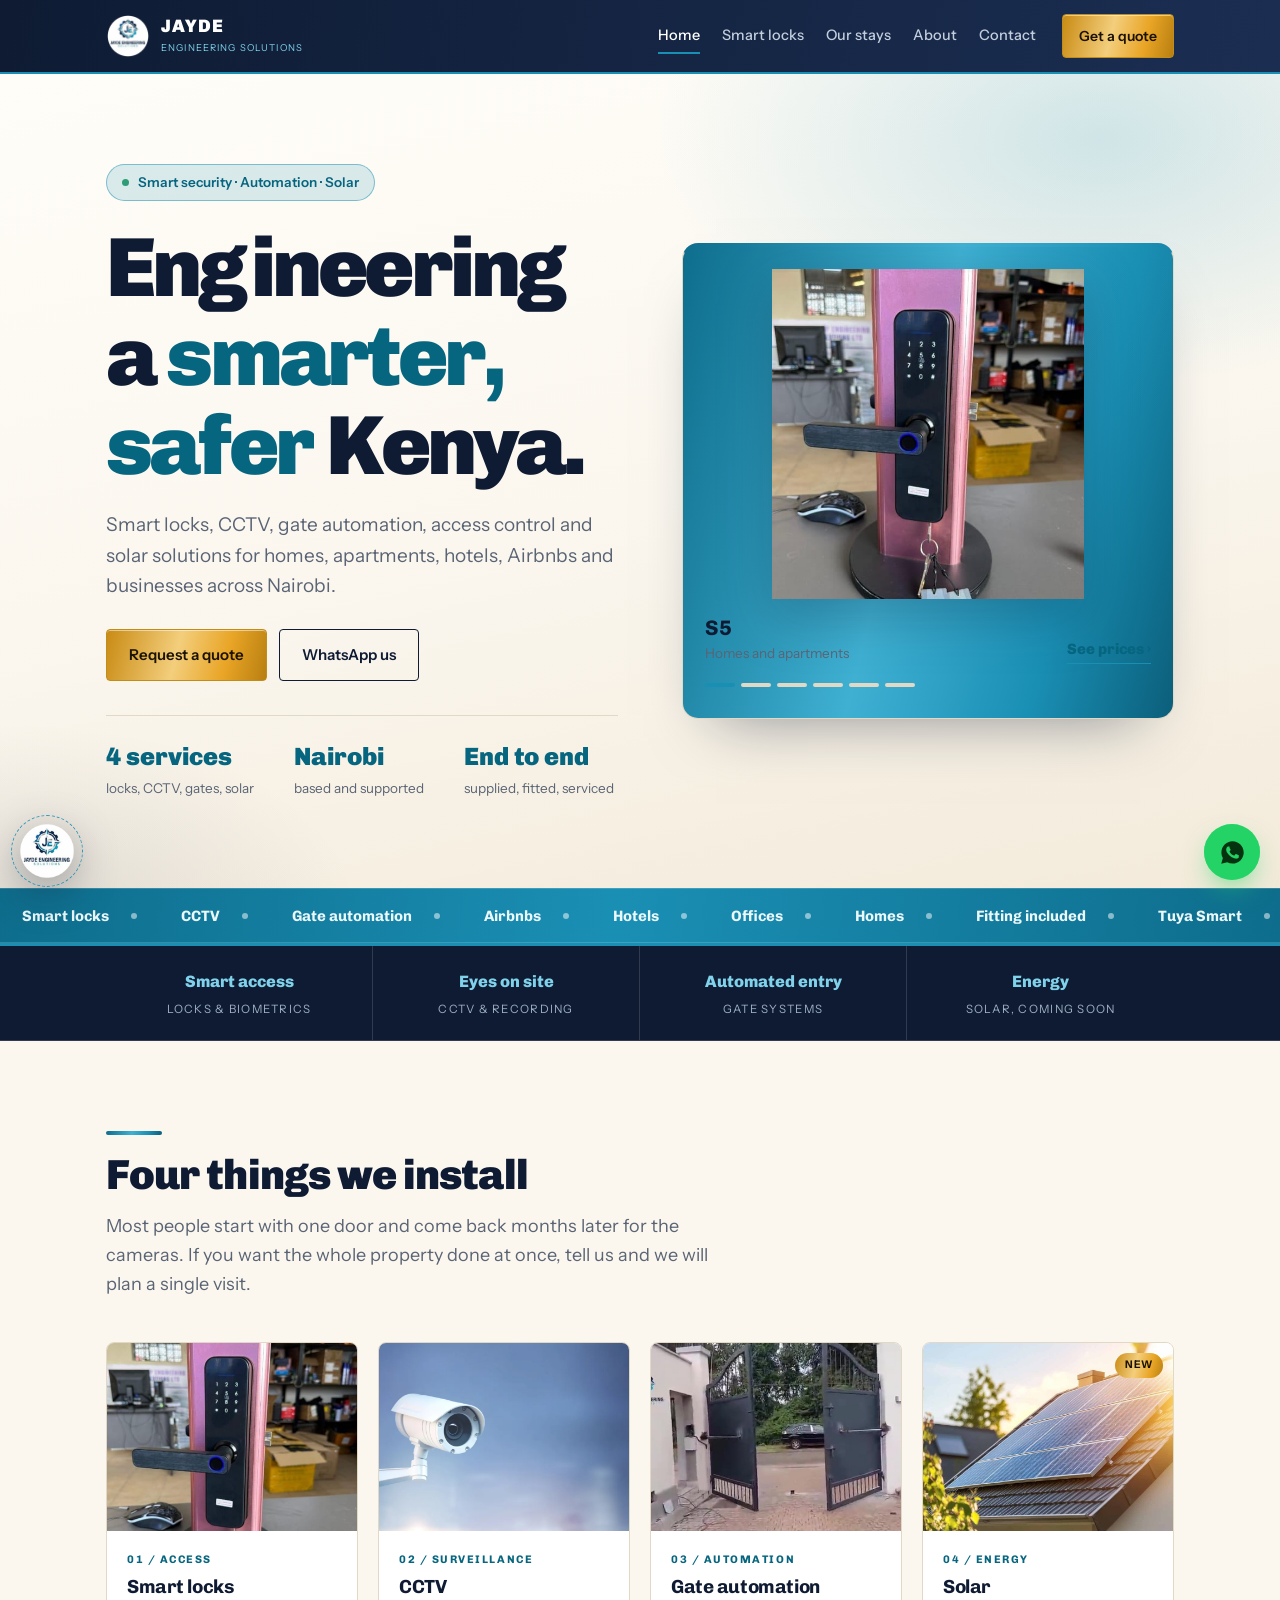
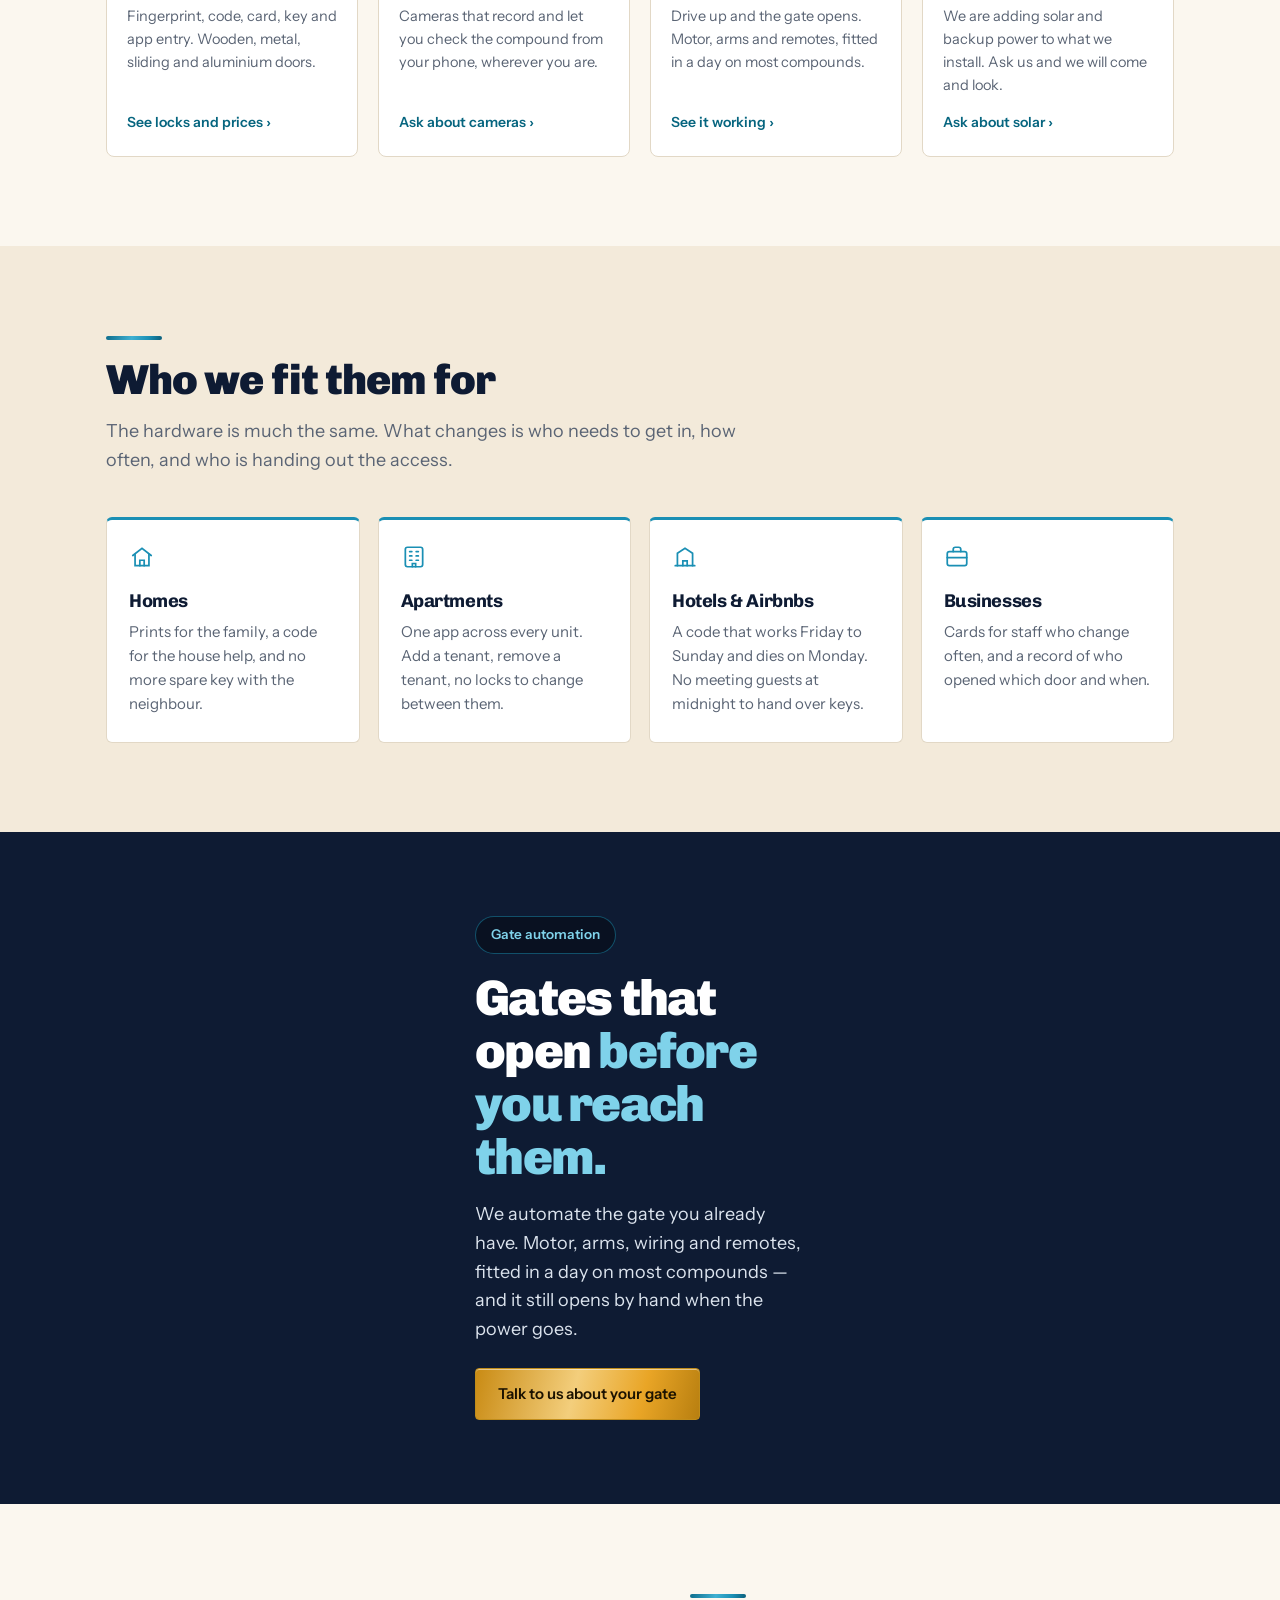
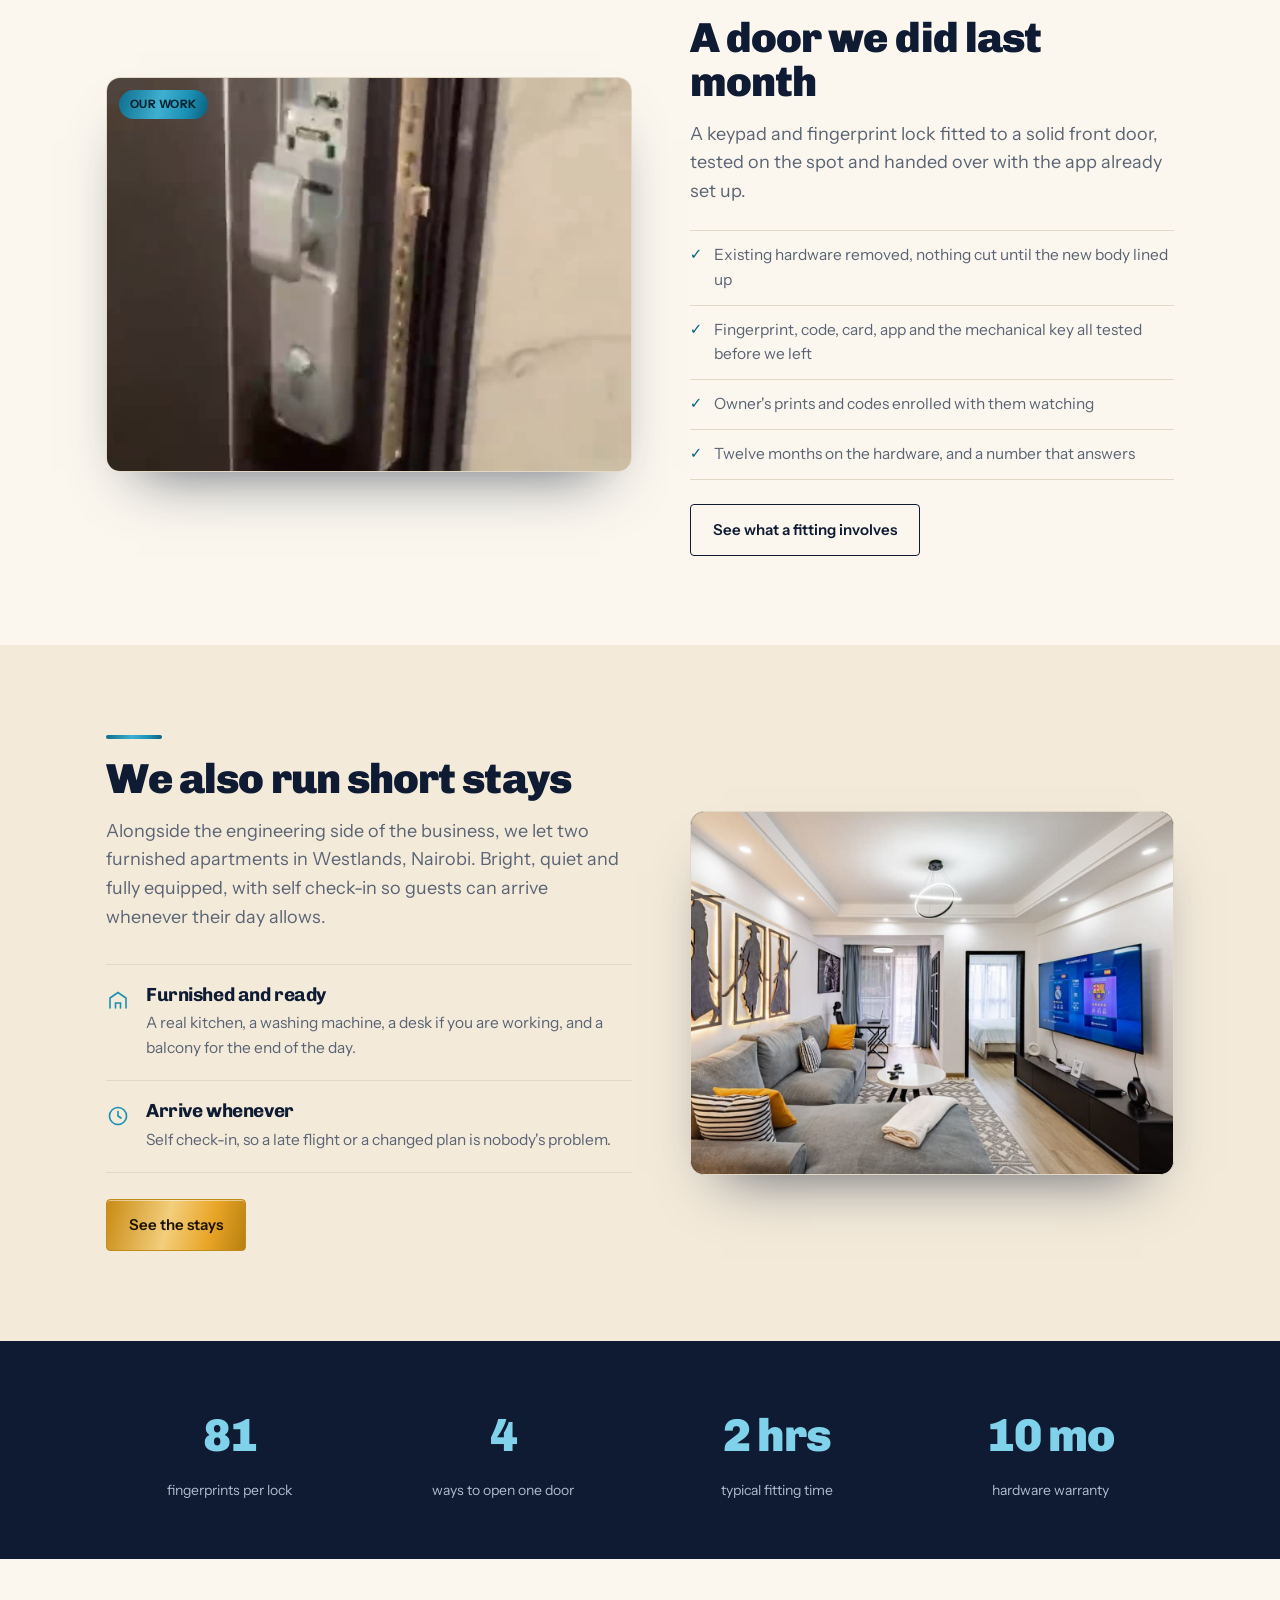
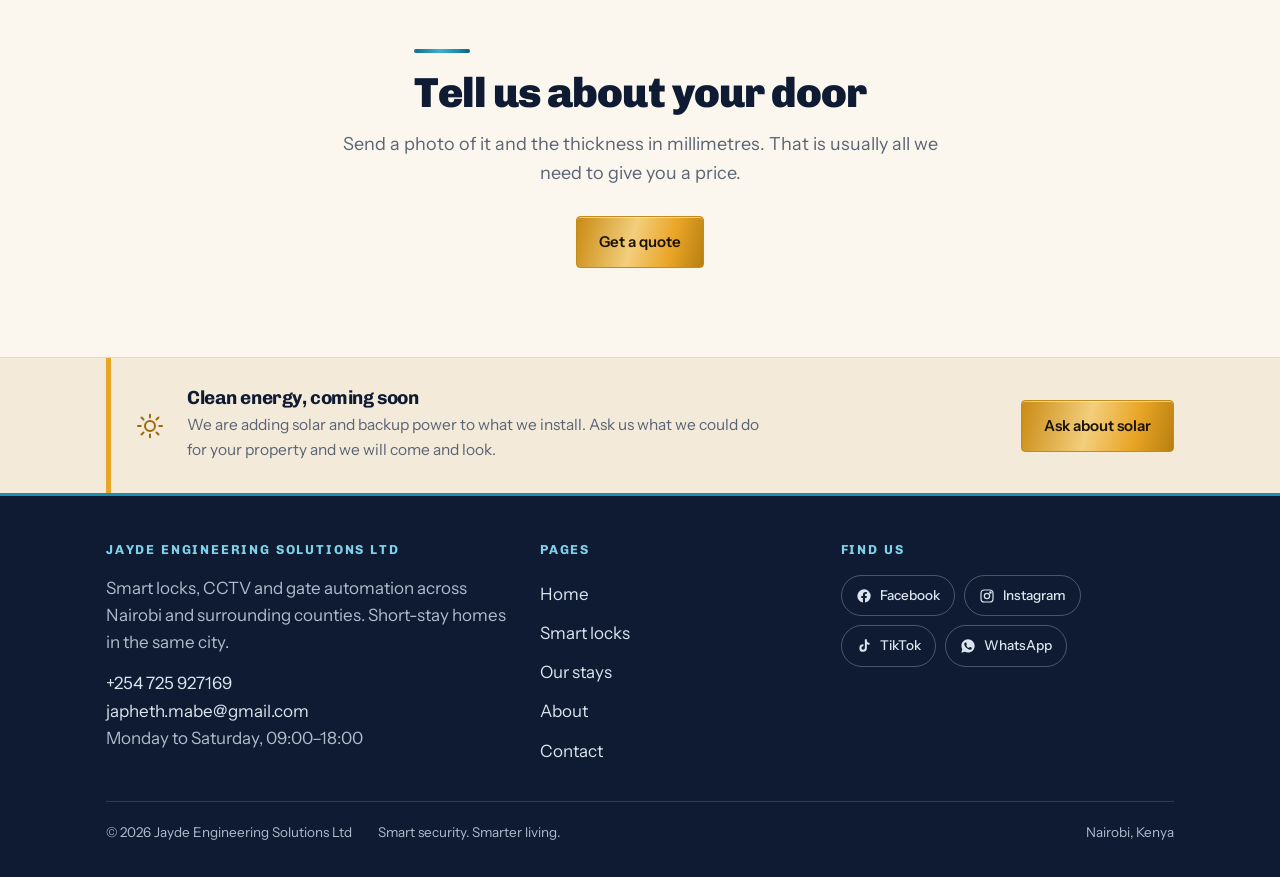
<file: index.html>
<!DOCTYPE html>
<html lang="en">
<head>
<meta charset="UTF-8">
<meta name="viewport" content="width=device-width, initial-scale=1">
<title>Jayde Engineering Solutions Ltd — engineering a smarter, safer Kenya</title>
<meta name="description" content="Smart locks, CCTV, gate automation, access control and solar for homes, apartments, hotels, Airbnbs and businesses in Nairobi.">
<meta property="og:title" content="Jayde Engineering Solutions Ltd — engineering a smarter, safer Kenya">
<meta property="og:description" content="Smart locks, CCTV, gate automation, access control and solar for homes, apartments, hotels, Airbnbs and businesses in Nairobi.">
<link rel="icon" href="assets/logo.png">
<link rel="preconnect" href="https://fonts.googleapis.com">
<link rel="preconnect" href="https://fonts.gstatic.com" crossorigin>
<link href="https://fonts.googleapis.com/css2?family=Chivo:wght@300;400;700;900&family=Instrument+Sans:wght@400;500;600&display=swap" rel="stylesheet">
<link rel="stylesheet" href="styles.css">
</head>
<body>

<button class="spinlogo" id="totop" title="Back to top" aria-label="Back to top">
  <img src="assets/logo.png" alt="">
</button>
<a class="wafab" href="https://wa.me/254725927169" target="_blank" rel="noopener" aria-label="Chat on WhatsApp"><svg width="27" height="27" viewBox="0 0 24 24" fill="currentColor"><path d="M12.04 2C6.58 2 2.13 6.45 2.13 11.91c0 1.75.46 3.46 1.32 4.96L2 22l5.25-1.38a9.9 9.9 0 0 0 4.79 1.22c5.46 0 9.92-4.45 9.92-9.91C21.96 6.45 17.5 2 12.04 2zm5.8 14.06c-.25.69-1.43 1.32-1.97 1.37-.53.05-1.02.24-3.44-.72-2.9-1.14-4.74-4.11-4.88-4.3-.14-.19-1.16-1.54-1.16-2.94s.73-2.09.99-2.37c.26-.29.57-.36.76-.36l.55.01c.17.01.41-.7.64.49.24.58.81 2 .88 2.14.7.15.12.32.02.51-.9.19-.14.31-.28.48l-.42.49c-.14.14-.28.29-.12.57.16.29.71 1.17 1.52 1.89 1.05.93 1.93 1.22 2.21 1.36.28.14.44.12.6-.07.17-.19.69-.8.88-1.08.19-.29.37-.24.62-.14.25.09 1.6.75 1.87.89.28.14.46.21.53.33.07.11.07.66-.18 1.35z"/></svg></a>

<header class="topbar">
  <div class="wrap topbar-in">
    <a class="brand" href="index.html">
      <img src="assets/logo.png" alt="Jayde Engineering Solutions">
      <span><b>JAYDE</b><i>ENGINEERING SOLUTIONS</i></span>
    </a>
    <nav class="nav" id="nav">
      <a href="index.html" class="here">Home</a>
      <a href="smart-locks.html">Smart locks</a>
      <a href="rentals.html">Our stays</a>
      <a href="about.html">About</a>
      <a href="contact.html">Contact</a>
    </nav>
    <a class="btn btn-gold" href="contact.html"><span class="lbl-full">Get a quote</span><span class="lbl-mini">Quote</span></a>
    <button class="burger" id="burger" aria-label="Menu" aria-expanded="false" aria-controls="nav">
      <span></span><span></span><span></span>
    </button>
  </div>
</header>

<main id="top">

  <section class="hero">
    <div class="wrap hero-grid">
      <div>
        <span class="eyebrow"><i></i>Smart security &middot; Automation &middot; Solar</span>
        <h1>Engineering a <em>smarter, safer</em> Kenya.</h1>
        <p class="hero-sub">Smart locks, CCTV, gate automation, access control and solar solutions for homes, apartments, hotels, Airbnbs and businesses across Nairobi.</p>
        <div class="hero-cta">
          <a class="btn btn-gold" href="contact.html">Request a quote</a>
          <a class="btn btn-line" href="https://wa.me/254725927169?text=Hello%20Jayde%20Engineering%20Solutions%2C%20I%20would%20like%20a%20quote." target="_blank" rel="noopener">WhatsApp us</a>
        </div>
        <div class="hero-meta">
          <div><b>4 services</b><small>locks, CCTV, gates, solar</small></div>
          <div><b>Nairobi</b><small>based and supported</small></div>
          <div><b>End to end</b><small>supplied, fitted, serviced</small></div>
        </div>
      </div>
      <div class="show">
        <div class="stage" id="stage">
          <div class="slides" id="slides">
            <div class="slide on"><img src="assets/s5.jpg" alt="S5"></div>
            <div class="slide"><img src="assets/sliding.jpg" alt="Sliding door lock"></div>
            <div class="slide"><img src="assets/aluminium.jpg" alt="Aluminium door lock"></div>
            <div class="slide"><img src="assets/s320.jpg" alt="S320"></div>
            <div class="slide"><img src="assets/k8.jpg" alt="K8 Smart Lock"></div>
            <div class="slide"><img src="assets/lm1.jpg" alt="LM1 Cat Eye"></div>
          </div>
          <div class="plate">
            <div><h3 id="pname">S5</h3><small id="pfit">Homes and apartments</small></div>
            <a class="amt-link" href="smart-locks.html">See prices &rsaquo;</a>
          </div>
          <div class="dots" id="pdots"></div>
        </div>
      </div>
    </div>
  </section>

  <div class="marquee" aria-hidden="true"><div id="mq"><span>Smart locks</span><span>CCTV</span><span>Gate automation</span><span>Airbnbs</span><span>Hotels</span><span>Offices</span><span>Homes</span><span>Fitting included</span><span>Tuya Smart</span><span>Short stays</span><span>Smart locks</span><span>CCTV</span><span>Gate automation</span><span>Airbnbs</span><span>Hotels</span><span>Offices</span><span>Homes</span><span>Fitting included</span><span>Tuya Smart</span><span>Short stays</span></div></div>

  <div class="trust">
    <div class="wrap trustgrid">
      <div class="trustitem"><b>Smart access</b><span>Locks &amp; biometrics</span></div>
      <div class="trustitem"><b>Eyes on site</b><span>CCTV &amp; recording</span></div>
      <div class="trustitem"><b>Automated entry</b><span>Gate systems</span></div>
      <div class="trustitem"><b>Energy</b><span>Solar, coming soon</span></div>
    </div>
  </div>

  <section class="sec" id="services">
    <div class="wrap">
      <div class="sec-head rv">
        <h2>Four things we install</h2>
        <p>Most people start with one door and come back months later for the cameras. If you want the whole property done at once, tell us and we will plan a single visit.</p>
      </div>
      <div class="svcgrid">

        <a class="svccard rv" href="smart-locks.html">
          <figure><img src="assets/svc-locks.jpg" alt="A smart lock fitted to a door" loading="lazy"></figure>
          <div class="svccard-body">
            <span class="svcno">01 / Access</span>
            <h3>Smart locks</h3>
            <p>Fingerprint, code, card, key and app entry. Wooden, metal, sliding and aluminium doors.</p>
            <span class="go">See locks and prices &rsaquo;</span>
          </div>
        </a>

        <a class="svccard rv" href="contact.html">
          <figure><img src="assets/svc-cctv.jpg" alt="An outdoor CCTV camera" loading="lazy"></figure>
          <div class="svccard-body">
            <span class="svcno">02 / Surveillance</span>
            <h3>CCTV</h3>
            <p>Cameras that record and let you check the compound from your phone, wherever you are.</p>
            <span class="go">Ask about cameras &rsaquo;</span>
          </div>
        </a>

        <a class="svccard rv" href="#gates">
          <figure><img src="assets/svc-gates.jpg" alt="An automated gate we fitted" loading="lazy"></figure>
          <div class="svccard-body">
            <span class="svcno">03 / Automation</span>
            <h3>Gate automation</h3>
            <p>Drive up and the gate opens. Motor, arms and remotes, fitted in a day on most compounds.</p>
            <span class="go">See it working &rsaquo;</span>
          </div>
        </a>

        <a class="svccard rv" href="contact.html">
          <figure>
            <span class="soon">New</span>
            <img src="assets/svc-solar.jpg" alt="Solar panels" loading="lazy">
          </figure>
          <div class="svccard-body">
            <span class="svcno">04 / Energy</span>
            <h3>Solar</h3>
            <p>We are adding solar and backup power to what we install. Ask us and we will come and look.</p>
            <span class="go">Ask about solar &rsaquo;</span>
          </div>
        </a>

      </div>
    </div>
  </section>

  <section class="sec deep" id="who">
    <div class="wrap">
      <div class="sec-head rv">
        <h2>Who we fit them for</h2>
        <p>The hardware is much the same. What changes is who needs to get in, how often, and who is handing out the access.</p>
      </div>
      <div class="grid4 rv">
        <article class="card"><svg width="26" height="26" viewBox="0 0 24 24" fill="none" stroke="currentColor" stroke-width="1.6" stroke-linecap="round"><path d="M3.5 10.6L12 4l8.5 6.6"/><path d="M5.6 9.8V20h12.8V9.8"/><path d="M10 20v-5h4v5"/></svg><h3>Homes</h3><p>Prints for the family, a code for the house help, and no more spare key with the neighbour.</p></article>
        <article class="card"><svg width="26" height="26" viewBox="0 0 24 24" fill="none" stroke="currentColor" stroke-width="1.6" stroke-linecap="round"><rect x="4" y="3" width="16" height="18" rx="2"/><path d="M8 7h2M14 7h2M8 11h2M14 11h2M8 15h2M14 15h2"/><path d="M10.5 21v-3h3v3"/></svg><h3>Apartments</h3><p>One app across every unit. Add a tenant, remove a tenant, no locks to change between them.</p></article>
        <article class="card"><svg width="26" height="26" viewBox="0 0 24 24" fill="none" stroke="currentColor" stroke-width="1.6" stroke-linecap="round"><path d="M3 20h18"/><path d="M5 20V8.5l7-4.5 7 4.5V20"/><path d="M10 20v-4.5h4V20"/></svg><h3>Hotels &amp; Airbnbs</h3><p>A code that works Friday to Sunday and dies on Monday. No meeting guests at midnight to hand over keys.</p></article>
        <article class="card"><svg width="26" height="26" viewBox="0 0 24 24" fill="none" stroke="currentColor" stroke-width="1.6" stroke-linecap="round"><rect x="3" y="7" width="18" height="13" rx="2"/><path d="M8.5 7V5a2 2 0 0 1 2-2h3a2 2 0 0 1 2 2v2"/><path d="M3 12.5h18"/></svg><h3>Businesses</h3><p>Cards for staff who change often, and a record of who opened which door and when.</p></article>
      </div>
    </div>
  </section>

  <section class="band" id="gates">
    <video autoplay muted loop playsinline preload="auto" aria-hidden="true" tabindex="-1" data-bg="1" poster="assets/band-poster.jpg">
      <source src="assets/band.mp4" type="video/mp4">
    </video>
    <div class="scrim"></div>
    <div class="wrap">
      <div class="bandcopy rv">
        <span class="eyebrow">Gate automation</span>
        <h2>Gates that open <em>before you reach them.</em></h2>
        <p>We automate the gate you already have. Motor, arms, wiring and remotes, fitted in a day on most compounds &mdash; and it still opens by hand when the power goes.</p>
        <a class="btn btn-gold" href="contact.html">Talk to us about your gate</a>
      </div>
    </div>
  </section>

  <section class="sec" id="work">
    <div class="wrap splitgrid">
      <div class="rv">
        <div class="shotframe">
          <span class="live">OUR WORK</span>
          <img src="assets/lock-poster.jpg" alt="A smart lock Jayde fitted, being opened by fingerprint" loading="lazy">
        </div>
      </div>
      <div class="rv">
        <div class="sec-head">
          <h2>A door we did last month</h2>
          <p>A keypad and fingerprint lock fitted to a solid front door, tested on the spot and handed over with the app already set up.</p>
        </div>
        <ul class="ticks">
          <li>Existing hardware removed, nothing cut until the new body lined up</li>
          <li>Fingerprint, code, card, app and the mechanical key all tested before we left</li>
          <li>Owner's prints and codes enrolled with them watching</li>
          <li>Twelve months on the hardware, and a number that answers</li>
        </ul>
        <p style="margin-top:24px"><a class="btn btn-line" href="smart-locks.html">See what a fitting involves</a></p>
      </div>
    </div>
  </section>

  <section class="sec deep" id="stays">
    <div class="wrap splitgrid">
      <div class="rv">
        <div class="sec-head">
          <h2>We also run short stays</h2>
          <p>Alongside the engineering side of the business, we let two furnished apartments in Westlands, Nairobi. Bright, quiet and fully equipped, with self check-in so guests can arrive whenever their day allows.</p>
        </div>
        <ul class="rowlist">
          <li><svg width="24" height="24" viewBox="0 0 24 24" fill="none" stroke="currentColor" stroke-width="1.6" stroke-linecap="round"><path d="M4 20V10l8-5.5 8 5.5v10"/><path d="M9.5 20v-5h5v5"/></svg><div><h3>Furnished and ready</h3><p>A real kitchen, a washing machine, a desk if you are working, and a balcony for the end of the day.</p></div></li>
          <li><svg width="24" height="24" viewBox="0 0 24 24" fill="none" stroke="currentColor" stroke-width="1.6" stroke-linecap="round"><circle cx="12" cy="12" r="8.5"/><path d="M12 7.5V12l3 2"/></svg><div><h3>Arrive whenever</h3><p>Self check-in, so a late flight or a changed plan is nobody's problem.</p></div></li>
        </ul>
        <p style="margin-top:26px"><a class="btn btn-gold" href="rentals.html">See the stays</a></p>
      </div>
      <div class="rv">
        <div class="filmpanel">
          <img src="assets/stay/living-1.jpg" alt="The living room of our Westlands apartment" loading="lazy" style="aspect-ratio:4/3;object-fit:cover;width:100%">
        </div>
      </div>
    </div>
  </section>

  <section class="stats">
    <div class="wrap statgrid rv">
      <div class="stat"><b data-count="100">0</b><small>fingerprints per lock</small></div>
      <div class="stat"><b data-count="5">0</b><small>ways to open one door</small></div>
      <div class="stat"><b data-count="2" data-suffix=" hrs">0</b><small>typical fitting time</small></div>
      <div class="stat"><b data-count="12" data-suffix=" mo">0</b><small>hardware warranty</small></div>
    </div>
  </section>

  <section class="sec">
    <div class="wrap" style="text-align:center">
      <div class="sec-head rv" style="max-width:none">
        <h2 style="display:inline-block;text-align:left">Tell us about your door</h2>
        <p style="margin-left:auto;margin-right:auto;max-width:52ch">Send a photo of it and the thickness in millimetres. That is usually all we need to give you a price.</p>
      </div>
      <p class="rv" style="margin-top:28px">
        <a class="btn btn-gold" href="contact.html">Get a quote</a>
      </p>
    </div>
  </section>

</main>

  <section class="solarband">
    <div class="wrap">
      <div class="solarin rv">
        <svg width="30" height="30" viewBox="0 0 24 24" fill="none" stroke="currentColor" stroke-width="1.6" stroke-linecap="round"><path d="M12 3v2.2M12 18.8V21M4.6 12H2.4M21.6 12h-2.2M6.8 6.8L5.2 5.2M18.8 18.8l-1.6-1.6M6.8 17.2l-1.6 1.6M18.8 5.2l-1.6 1.6"/><circle cx="12" cy="12" r="4"/></svg>
        <div>
          <h3>Clean energy, coming soon</h3>
          <p>We are adding solar and backup power to what we install. Ask us what we could do for your property and we will come and look.</p>
        </div>
        <a class="btn btn-gold" href="contact.html">Ask about solar</a>
      </div>
    </div>
  </section>

<footer class="foot">
  <div class="wrap">
    <div class="footgrid">
      <div>
        <h4>Jayde Engineering Solutions Ltd</h4>
        <p>Smart locks, CCTV and gate automation across Nairobi and surrounding counties. Short-stay homes in the same city.</p>
        <p style="margin-top:14px"><a href="tel:+254725927169">+254 725 927169</a><br>
        <a href="mailto:japheth.mabe@gmail.com">japheth.mabe@gmail.com</a><br>
        Monday to Saturday, 09:00&ndash;18:00</p>
      </div>
      <div>
        <h4>Pages</h4>
        <ul class="footlinks">
        <li><a href="index.html">Home</a></li>
        <li><a href="smart-locks.html">Smart locks</a></li>
        <li><a href="rentals.html">Our stays</a></li>
        <li><a href="about.html">About</a></li>
        <li><a href="contact.html">Contact</a></li>
        </ul>
      </div>
      <div>
        <h4>Find us</h4>
        <div class="socials">
          <a href="https://www.facebook.com/share/19RozRv8cf/" target="_blank" rel="noopener"><svg width="16" height="16" viewBox="0 0 24 24" fill="currentColor"><path d="M22 12a10 10 0 1 0-11.6 9.9v-7H7.9V12h2.5V9.8c0-2.5 1.5-3.9 3.8-3.9 1.1 0 2.2.2 2.2.2v2.4h-1.2c-1.2 0-1.6.8-1.6 1.6V12h2.7l-.4 2.9h-2.3v7A10 10 0 0 0 22 12z"/></svg> Facebook</a>
          <a href="https://www.instagram.com/jayde_engineering_solutions" target="_blank" rel="noopener"><svg width="16" height="16" viewBox="0 0 24 24" fill="none" stroke="currentColor" stroke-width="1.8"><rect x="3" y="3" width="18" height="18" rx="5"/><circle cx="12" cy="12" r="4"/><circle cx="17.2" cy="6.8" r="1"/></svg> Instagram</a>
          <a href="https://www.tiktok.com/@jayde.engineering" target="_blank" rel="noopener"><svg width="16" height="16" viewBox="0 0 24 24" fill="currentColor"><path d="M16.3 2h-3v13.1a2.6 2.6 0 1 1-2.2-2.6v-3a5.6 5.6 0 1 0 5.2 5.6V8.9a6.9 6.9 0 0 0 4 1.3V7.2a4 4 0 0 1-4-4z"/></svg> TikTok</a>
          <a href="https://wa.me/254725927169" target="_blank" rel="noopener"><svg width="16" height="16" viewBox="0 0 24 24" fill="currentColor"><path d="M12.04 2C6.58 2 2.13 6.45 2.13 11.91c0 1.75.46 3.46 1.32 4.96L2 22l5.25-1.38a9.9 9.9 0 0 0 4.79 1.22c5.46 0 9.92-4.45 9.92-9.91C21.96 6.45 17.5 2 12.04 2zm5.8 14.06c-.25.69-1.43 1.32-1.97 1.37-.53.05-1.02.24-3.44-.72-2.9-1.14-4.74-4.11-4.88-4.3-.14-.19-1.16-1.54-1.16-2.94s.73-2.09.99-2.37c.26-.29.57-.36.76-.36l.55.01c.17.01.41-.7.64.49.24.58.81 2 .88 2.14.7.15.12.32.02.51-.9.19-.14.31-.28.48l-.42.49c-.14.14-.28.29-.12.57.16.29.71 1.17 1.52 1.89 1.05.93 1.93 1.22 2.21 1.36.28.14.44.12.6-.07.17-.19.69-.8.88-1.08.19-.29.37-.24.62-.14.25.09 1.6.75 1.87.89.28.14.46.21.53.33.07.11.07.66-.18 1.35z"/></svg> WhatsApp</a>
        </div>
      </div>
    </div>
    <div class="footbase">
      <span>&copy; <span id="yr">2026</span> Jayde Engineering Solutions Ltd</span>
      <span>Smart security. Smarter living.</span>
      <span class="end">Nairobi, Kenya</span>
    </div>
  </div>
</footer>
<script src="app.js"></script>
</body>
</html>
</file>
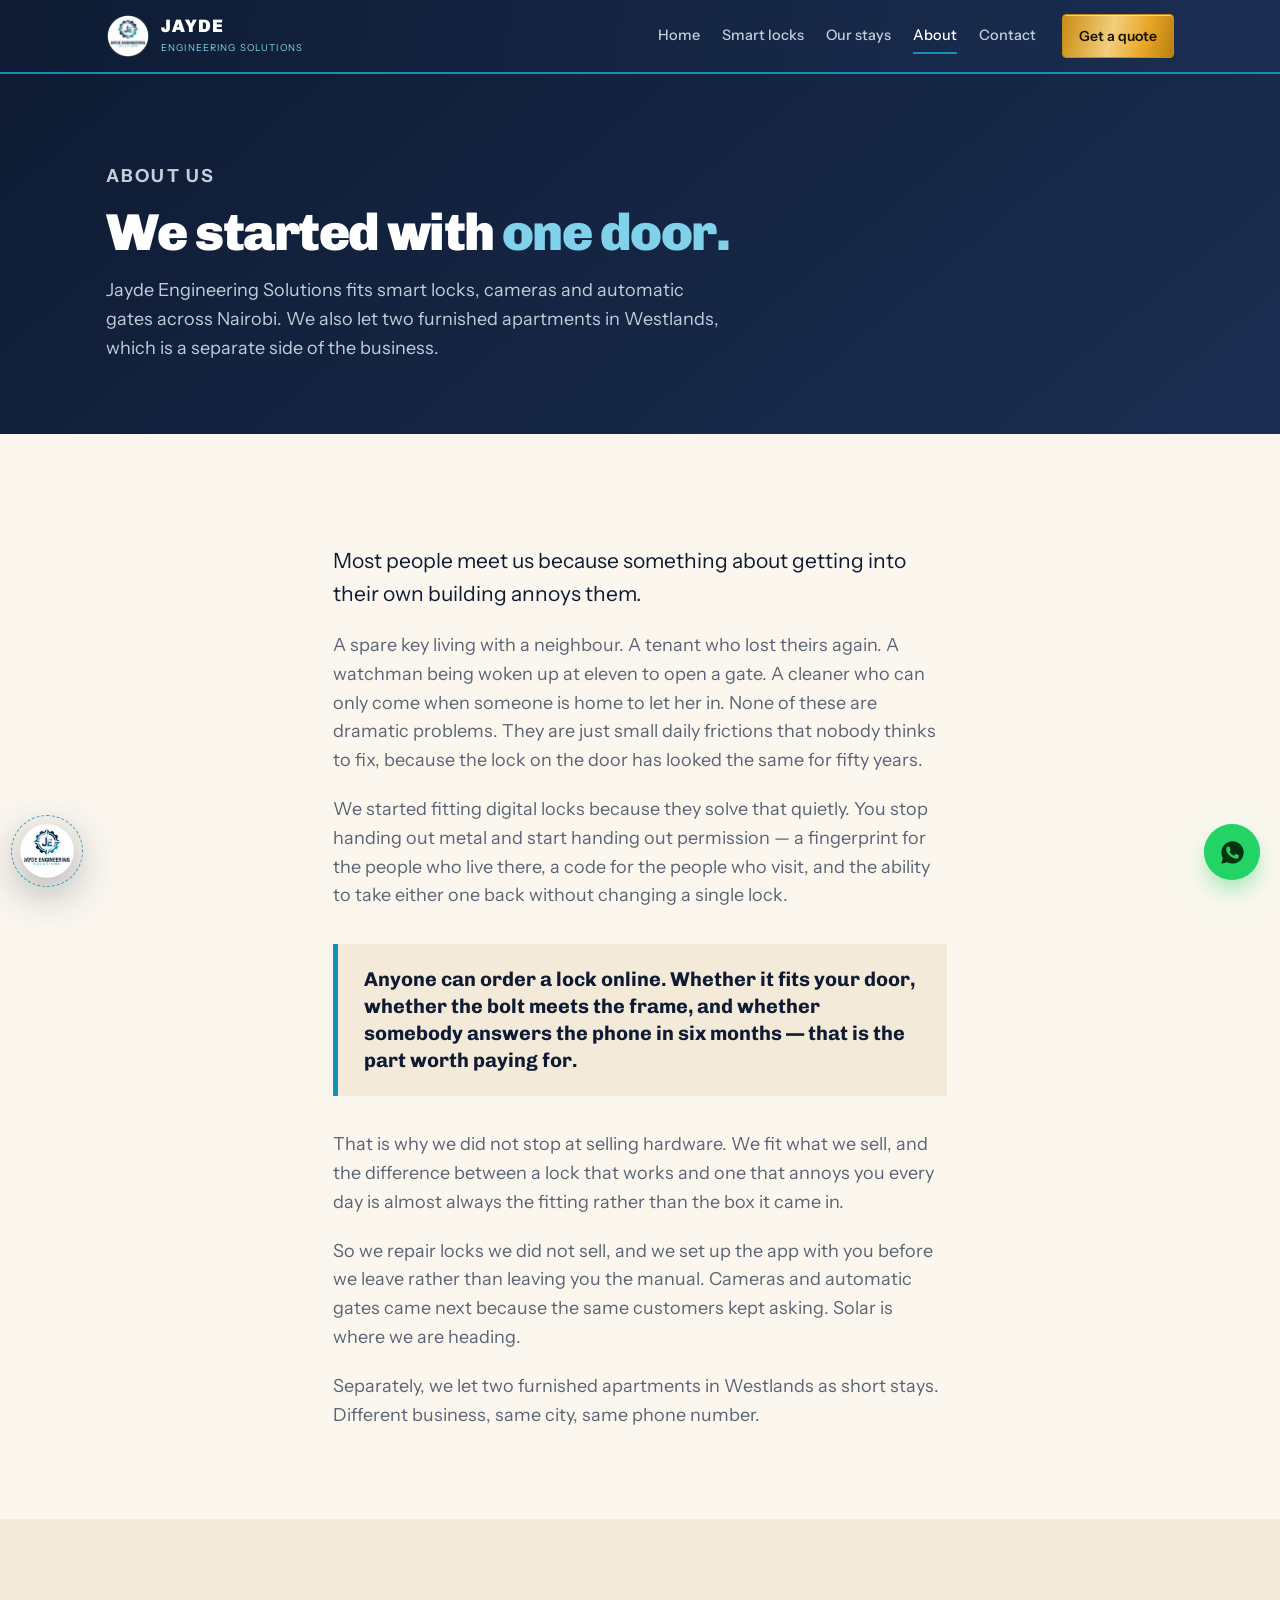
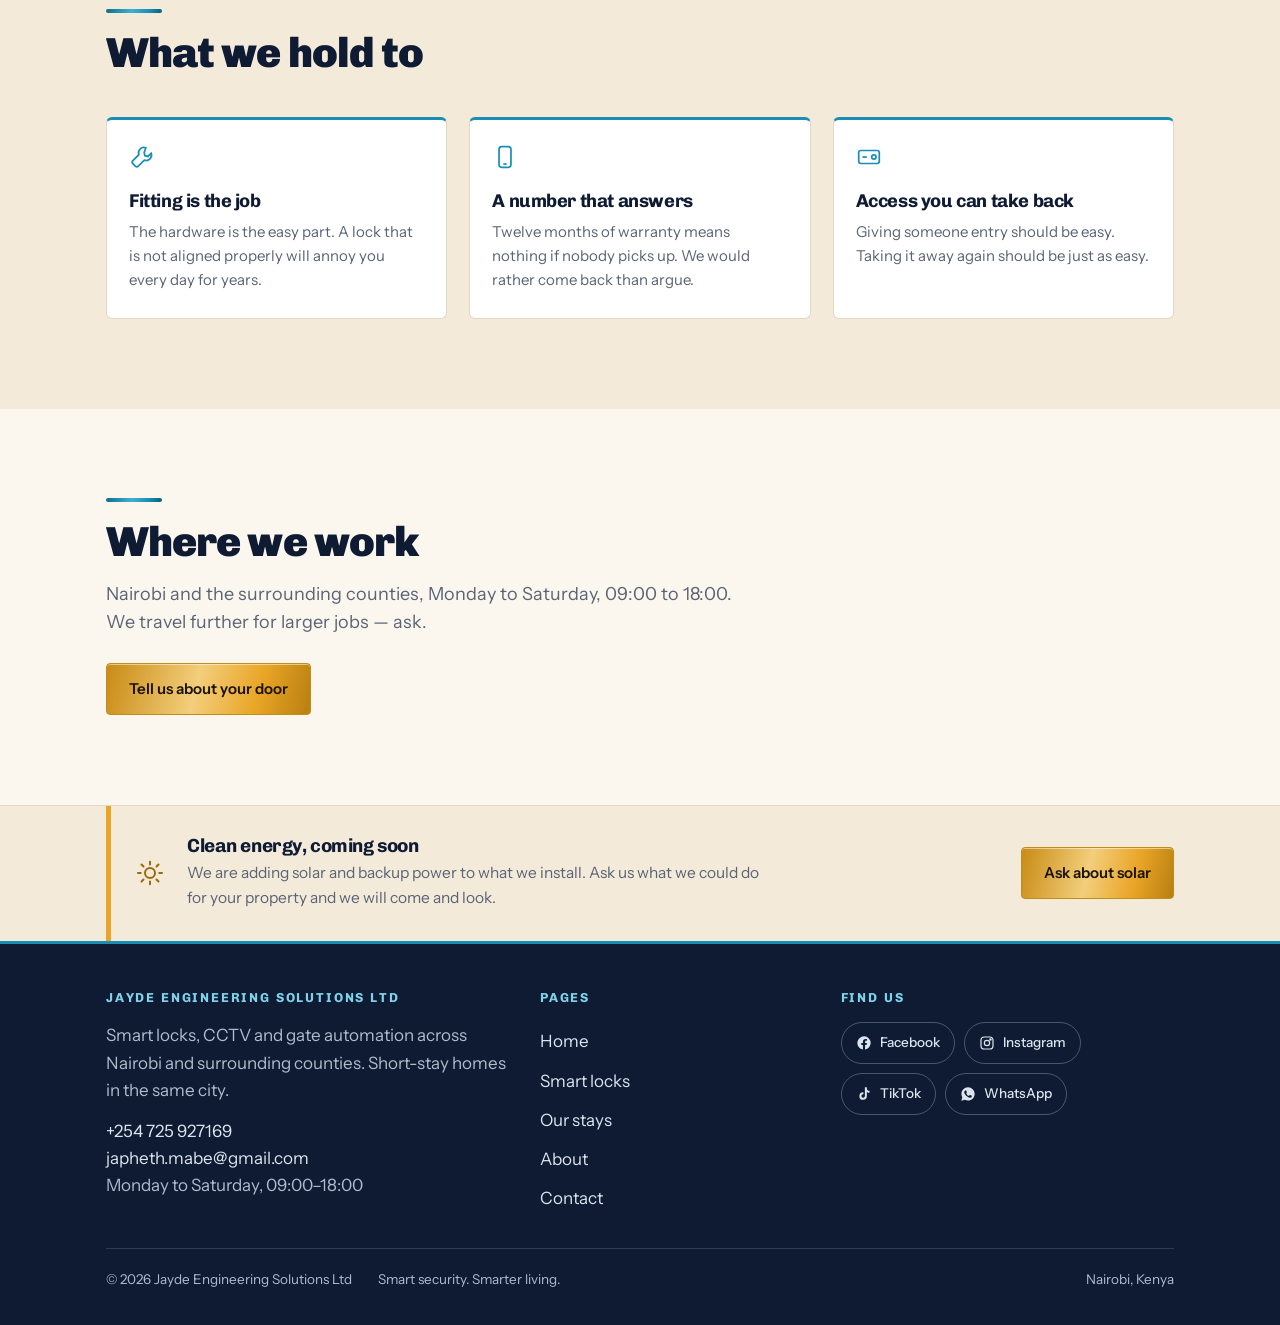
<file: about.html>
<!DOCTYPE html>
<html lang="en">
<head>
<meta charset="UTF-8">
<meta name="viewport" content="width=device-width, initial-scale=1">
<title>About Jayde Engineering Solutions — smart locks and stays in Nairobi</title>
<meta name="description" content="Why we fit smart locks, cameras and automatic gates in Nairobi, and what we learned running our own short-stay homes.">
<meta property="og:title" content="About Jayde Engineering Solutions — smart locks and stays in Nairobi">
<meta property="og:description" content="Why we fit smart locks, cameras and automatic gates in Nairobi, and what we learned running our own short-stay homes.">
<link rel="icon" href="assets/logo.png">
<link rel="preconnect" href="https://fonts.googleapis.com">
<link rel="preconnect" href="https://fonts.gstatic.com" crossorigin>
<link href="https://fonts.googleapis.com/css2?family=Chivo:wght@300;400;700;900&family=Instrument+Sans:wght@400;500;600&display=swap" rel="stylesheet">
<link rel="stylesheet" href="styles.css">
</head>
<body>

<button class="spinlogo" id="totop" title="Back to top" aria-label="Back to top">
  <img src="assets/logo.png" alt="">
</button>
<a class="wafab" href="https://wa.me/254725927169" target="_blank" rel="noopener" aria-label="Chat on WhatsApp"><svg width="27" height="27" viewBox="0 0 24 24" fill="currentColor"><path d="M12.04 2C6.58 2 2.13 6.45 2.13 11.91c0 1.75.46 3.46 1.32 4.96L2 22l5.25-1.38a9.9 9.9 0 0 0 4.79 1.22c5.46 0 9.92-4.45 9.92-9.91C21.96 6.45 17.5 2 12.04 2zm5.8 14.06c-.25.69-1.43 1.32-1.97 1.37-.53.05-1.02.24-3.44-.72-2.9-1.14-4.74-4.11-4.88-4.3-.14-.19-1.16-1.54-1.16-2.94s.73-2.09.99-2.37c.26-.29.57-.36.76-.36l.55.01c.17.01.41-.7.64.49.24.58.81 2 .88 2.14.7.15.12.32.02.51-.9.19-.14.31-.28.48l-.42.49c-.14.14-.28.29-.12.57.16.29.71 1.17 1.52 1.89 1.05.93 1.93 1.22 2.21 1.36.28.14.44.12.6-.07.17-.19.69-.8.88-1.08.19-.29.37-.24.62-.14.25.09 1.6.75 1.87.89.28.14.46.21.53.33.07.11.07.66-.18 1.35z"/></svg></a>

<header class="topbar">
  <div class="wrap topbar-in">
    <a class="brand" href="index.html">
      <img src="assets/logo.png" alt="Jayde Engineering Solutions">
      <span><b>JAYDE</b><i>ENGINEERING SOLUTIONS</i></span>
    </a>
    <nav class="nav" id="nav">
      <a href="index.html">Home</a>
      <a href="smart-locks.html">Smart locks</a>
      <a href="rentals.html">Our stays</a>
      <a href="about.html" class="here">About</a>
      <a href="contact.html">Contact</a>
    </nav>
    <a class="btn btn-gold" href="contact.html"><span class="lbl-full">Get a quote</span><span class="lbl-mini">Quote</span></a>
    <button class="burger" id="burger" aria-label="Menu" aria-expanded="false" aria-controls="nav">
      <span></span><span></span><span></span>
    </button>
  </div>
</header>

<main id="top">

  <section class="pagehead">
    <div class="wrap">
      <p class="crumb">About us</p>
      <h1>We started with <em>one door.</em></h1>
      <p>Jayde Engineering Solutions fits smart locks, cameras and automatic gates across Nairobi. We also let two furnished apartments in Westlands, which is a separate side of the business.</p>
    </div>
  </section>

  <section class="sec">
    <div class="wrap story rv">
      <p class="lead">Most people meet us because something about getting into their own building annoys them.</p>
      <p>A spare key living with a neighbour. A tenant who lost theirs again. A watchman being woken up at eleven to open a gate. A cleaner who can only come when someone is home to let her in. None of these are dramatic problems. They are just small daily frictions that nobody thinks to fix, because the lock on the door has looked the same for fifty years.</p>
      <p>We started fitting digital locks because they solve that quietly. You stop handing out metal and start handing out permission &mdash; a fingerprint for the people who live there, a code for the people who visit, and the ability to take either one back without changing a single lock.</p>
      <div class="pull">Anyone can order a lock online. Whether it fits your door, whether the bolt meets the frame, and whether somebody answers the phone in six months &mdash; that is the part worth paying for.</div>
      <p>That is why we did not stop at selling hardware. We fit what we sell, and the difference between a lock that works and one that annoys you every day is almost always the fitting rather than the box it came in.</p>
      <p>So we repair locks we did not sell, and we set up the app with you before we leave rather than leaving you the manual. Cameras and automatic gates came next because the same customers kept asking. Solar is where we are heading.</p>
      <p>Separately, we let two furnished apartments in Westlands as short stays. Different business, same city, same phone number.</p>
      <!-- NOTE: placeholder story for the demo. Ask Japheth for three or four
           sentences: when he started, what he did before, roughly how many
           doors, and how the apartments came about. Then replace the above. -->
    </div>
  </section>

  <section class="sec deep">
    <div class="wrap">
      <div class="sec-head rv"><h2>What we hold to</h2></div>
      <div class="grid3 rv">
        <article class="card"><svg width="26" height="26" viewBox="0 0 24 24" fill="none" stroke="currentColor" stroke-width="1.6" stroke-linecap="round"><path d="M15.5 3.5a5 5 0 0 0-6.4 6.4L3.6 15.4a2 2 0 0 0 0 2.8l2.2 2.2a2 2 0 0 0 2.8 0l5.5-5.5a5 5 0 0 0 6.4-6.4l-3 3-2.8-.7-.7-2.8z"/></svg><h3>Fitting is the job</h3><p>The hardware is the easy part. A lock that is not aligned properly will annoy you every day for years.</p></article>
        <article class="card"><svg width="26" height="26" viewBox="0 0 24 24" fill="none" stroke="currentColor" stroke-width="1.6"><rect x="6.5" y="2.5" width="11" height="19" rx="2.5"/><path d="M10.5 18.5h3"/></svg><h3>A number that answers</h3><p>Twelve months of warranty means nothing if nobody picks up. We would rather come back than argue.</p></article>
        <article class="card"><svg width="26" height="26" viewBox="0 0 24 24" fill="none" stroke="currentColor" stroke-width="1.6"><rect x="2.5" y="6" width="19" height="12" rx="2"/><path d="M6 12h4"/><circle cx="16.5" cy="12" r="2"/></svg><h3>Access you can take back</h3><p>Giving someone entry should be easy. Taking it away again should be just as easy.</p></article>
      </div>
    </div>
  </section>

  <section class="sec">
    <div class="wrap">
      <div class="sec-head rv"><h2>Where we work</h2>
      <p>Nairobi and the surrounding counties, Monday to Saturday, 09:00 to 18:00. We travel further for larger jobs &mdash; ask.</p></div>
      <p class="rv" style="margin-top:26px"><a class="btn btn-gold" href="contact.html">Tell us about your door</a></p>
    </div>
  </section>

</main>

  <section class="solarband">
    <div class="wrap">
      <div class="solarin rv">
        <svg width="30" height="30" viewBox="0 0 24 24" fill="none" stroke="currentColor" stroke-width="1.6" stroke-linecap="round"><path d="M12 3v2.2M12 18.8V21M4.6 12H2.4M21.6 12h-2.2M6.8 6.8L5.2 5.2M18.8 18.8l-1.6-1.6M6.8 17.2l-1.6 1.6M18.8 5.2l-1.6 1.6"/><circle cx="12" cy="12" r="4"/></svg>
        <div>
          <h3>Clean energy, coming soon</h3>
          <p>We are adding solar and backup power to what we install. Ask us what we could do for your property and we will come and look.</p>
        </div>
        <a class="btn btn-gold" href="contact.html">Ask about solar</a>
      </div>
    </div>
  </section>

<footer class="foot">
  <div class="wrap">
    <div class="footgrid">
      <div>
        <h4>Jayde Engineering Solutions Ltd</h4>
        <p>Smart locks, CCTV and gate automation across Nairobi and surrounding counties. Short-stay homes in the same city.</p>
        <p style="margin-top:14px"><a href="tel:+254725927169">+254 725 927169</a><br>
        <a href="mailto:japheth.mabe@gmail.com">japheth.mabe@gmail.com</a><br>
        Monday to Saturday, 09:00&ndash;18:00</p>
      </div>
      <div>
        <h4>Pages</h4>
        <ul class="footlinks">
        <li><a href="index.html">Home</a></li>
        <li><a href="smart-locks.html">Smart locks</a></li>
        <li><a href="rentals.html">Our stays</a></li>
        <li><a href="about.html">About</a></li>
        <li><a href="contact.html">Contact</a></li>
        </ul>
      </div>
      <div>
        <h4>Find us</h4>
        <div class="socials">
          <a href="https://www.facebook.com/share/19RozRv8cf/" target="_blank" rel="noopener"><svg width="16" height="16" viewBox="0 0 24 24" fill="currentColor"><path d="M22 12a10 10 0 1 0-11.6 9.9v-7H7.9V12h2.5V9.8c0-2.5 1.5-3.9 3.8-3.9 1.1 0 2.2.2 2.2.2v2.4h-1.2c-1.2 0-1.6.8-1.6 1.6V12h2.7l-.4 2.9h-2.3v7A10 10 0 0 0 22 12z"/></svg> Facebook</a>
          <a href="https://www.instagram.com/jayde_engineering_solutions" target="_blank" rel="noopener"><svg width="16" height="16" viewBox="0 0 24 24" fill="none" stroke="currentColor" stroke-width="1.8"><rect x="3" y="3" width="18" height="18" rx="5"/><circle cx="12" cy="12" r="4"/><circle cx="17.2" cy="6.8" r="1"/></svg> Instagram</a>
          <a href="https://www.tiktok.com/@jayde.engineering" target="_blank" rel="noopener"><svg width="16" height="16" viewBox="0 0 24 24" fill="currentColor"><path d="M16.3 2h-3v13.1a2.6 2.6 0 1 1-2.2-2.6v-3a5.6 5.6 0 1 0 5.2 5.6V8.9a6.9 6.9 0 0 0 4 1.3V7.2a4 4 0 0 1-4-4z"/></svg> TikTok</a>
          <a href="https://wa.me/254725927169" target="_blank" rel="noopener"><svg width="16" height="16" viewBox="0 0 24 24" fill="currentColor"><path d="M12.04 2C6.58 2 2.13 6.45 2.13 11.91c0 1.75.46 3.46 1.32 4.96L2 22l5.25-1.38a9.9 9.9 0 0 0 4.79 1.22c5.46 0 9.92-4.45 9.92-9.91C21.96 6.45 17.5 2 12.04 2zm5.8 14.06c-.25.69-1.43 1.32-1.97 1.37-.53.05-1.02.24-3.44-.72-2.9-1.14-4.74-4.11-4.88-4.3-.14-.19-1.16-1.54-1.16-2.94s.73-2.09.99-2.37c.26-.29.57-.36.76-.36l.55.01c.17.01.41-.7.64.49.24.58.81 2 .88 2.14.7.15.12.32.02.51-.9.19-.14.31-.28.48l-.42.49c-.14.14-.28.29-.12.57.16.29.71 1.17 1.52 1.89 1.05.93 1.93 1.22 2.21 1.36.28.14.44.12.6-.07.17-.19.69-.8.88-1.08.19-.29.37-.24.62-.14.25.09 1.6.75 1.87.89.28.14.46.21.53.33.07.11.07.66-.18 1.35z"/></svg> WhatsApp</a>
        </div>
      </div>
    </div>
    <div class="footbase">
      <span>&copy; <span id="yr">2026</span> Jayde Engineering Solutions Ltd</span>
      <span>Smart security. Smarter living.</span>
      <span class="end">Nairobi, Kenya</span>
    </div>
  </div>
</footer>
<script src="app.js"></script>
</body>
</html>
</file>
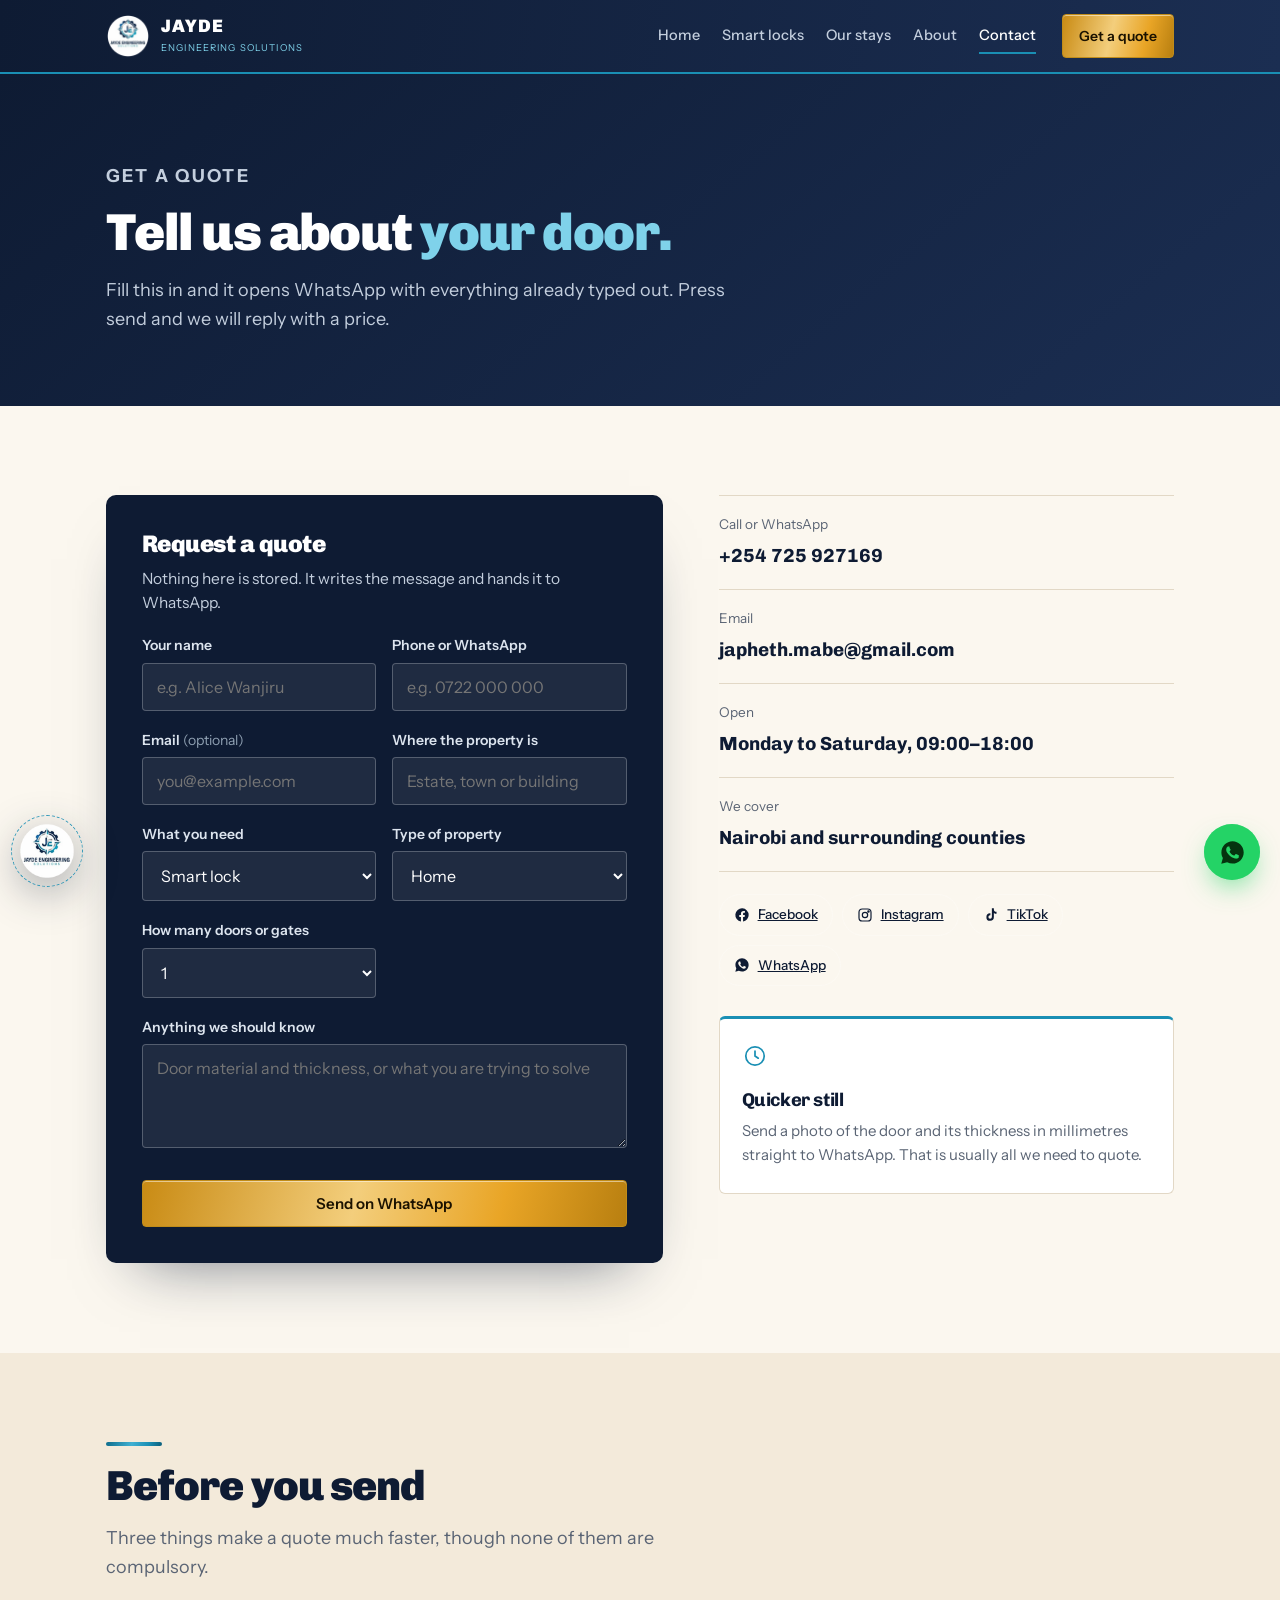
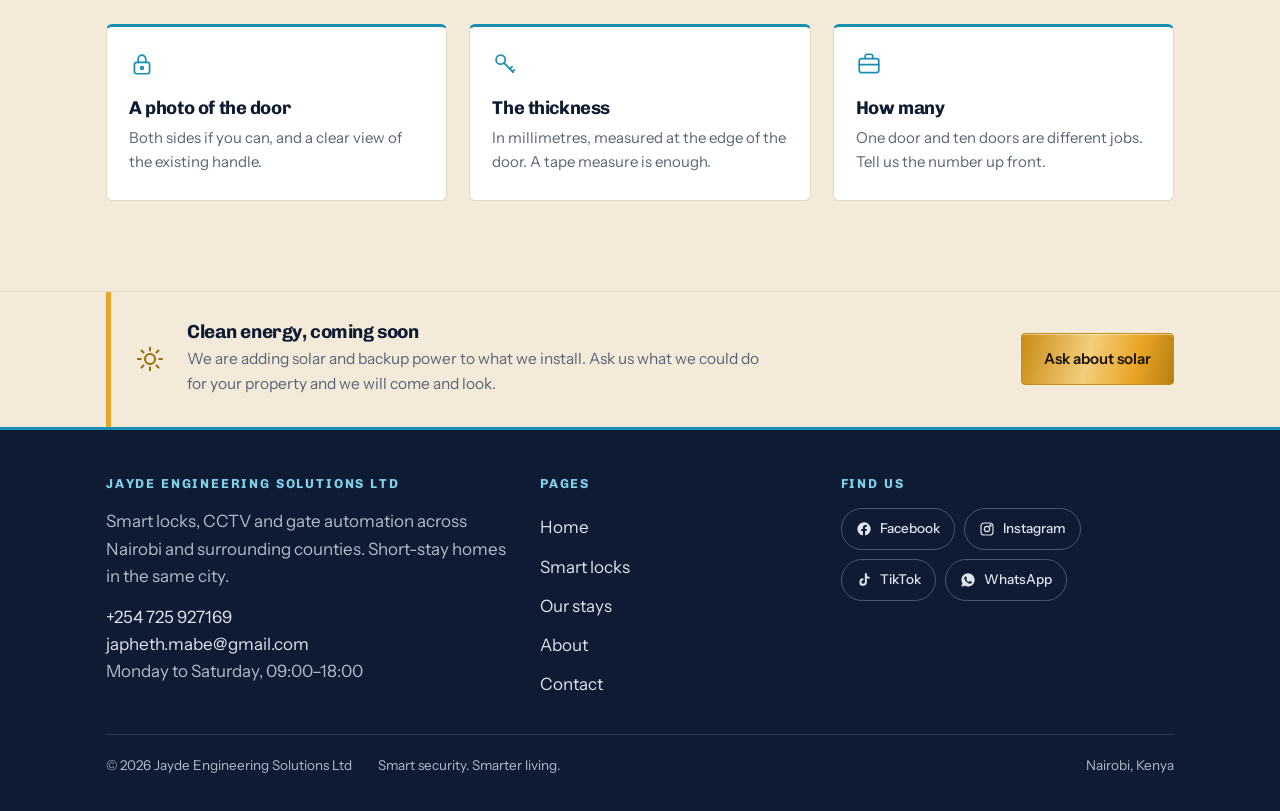
<file: contact.html>
<!DOCTYPE html>
<html lang="en">
<head>
<meta charset="UTF-8">
<meta name="viewport" content="width=device-width, initial-scale=1">
<title>Contact Jayde Engineering Solutions — get a quote</title>
<meta name="description" content="Get a quote for smart locks, CCTV or gate automation in Nairobi. Call, WhatsApp or fill in the form.">
<meta property="og:title" content="Contact Jayde Engineering Solutions — get a quote">
<meta property="og:description" content="Get a quote for smart locks, CCTV or gate automation in Nairobi. Call, WhatsApp or fill in the form.">
<link rel="icon" href="assets/logo.png">
<link rel="preconnect" href="https://fonts.googleapis.com">
<link rel="preconnect" href="https://fonts.gstatic.com" crossorigin>
<link href="https://fonts.googleapis.com/css2?family=Chivo:wght@300;400;700;900&family=Instrument+Sans:wght@400;500;600&display=swap" rel="stylesheet">
<link rel="stylesheet" href="styles.css">
</head>
<body>

<button class="spinlogo" id="totop" title="Back to top" aria-label="Back to top">
  <img src="assets/logo.png" alt="">
</button>
<a class="wafab" href="https://wa.me/254725927169" target="_blank" rel="noopener" aria-label="Chat on WhatsApp"><svg width="27" height="27" viewBox="0 0 24 24" fill="currentColor"><path d="M12.04 2C6.58 2 2.13 6.45 2.13 11.91c0 1.75.46 3.46 1.32 4.96L2 22l5.25-1.38a9.9 9.9 0 0 0 4.79 1.22c5.46 0 9.92-4.45 9.92-9.91C21.96 6.45 17.5 2 12.04 2zm5.8 14.06c-.25.69-1.43 1.32-1.97 1.37-.53.05-1.02.24-3.44-.72-2.9-1.14-4.74-4.11-4.88-4.3-.14-.19-1.16-1.54-1.16-2.94s.73-2.09.99-2.37c.26-.29.57-.36.76-.36l.55.01c.17.01.41-.7.64.49.24.58.81 2 .88 2.14.7.15.12.32.02.51-.9.19-.14.31-.28.48l-.42.49c-.14.14-.28.29-.12.57.16.29.71 1.17 1.52 1.89 1.05.93 1.93 1.22 2.21 1.36.28.14.44.12.6-.07.17-.19.69-.8.88-1.08.19-.29.37-.24.62-.14.25.09 1.6.75 1.87.89.28.14.46.21.53.33.07.11.07.66-.18 1.35z"/></svg></a>

<header class="topbar">
  <div class="wrap topbar-in">
    <a class="brand" href="index.html">
      <img src="assets/logo.png" alt="Jayde Engineering Solutions">
      <span><b>JAYDE</b><i>ENGINEERING SOLUTIONS</i></span>
    </a>
    <nav class="nav" id="nav">
      <a href="index.html">Home</a>
      <a href="smart-locks.html">Smart locks</a>
      <a href="rentals.html">Our stays</a>
      <a href="about.html">About</a>
      <a href="contact.html" class="here">Contact</a>
    </nav>
    <a class="btn btn-gold" href="contact.html"><span class="lbl-full">Get a quote</span><span class="lbl-mini">Quote</span></a>
    <button class="burger" id="burger" aria-label="Menu" aria-expanded="false" aria-controls="nav">
      <span></span><span></span><span></span>
    </button>
  </div>
</header>

<main id="top">

  <section class="pagehead">
    <div class="wrap">
      <p class="crumb">Get a quote</p>
      <h1>Tell us about <em>your door.</em></h1>
      <p>Fill this in and it opens WhatsApp with everything already typed out. Press send and we will reply with a price.</p>
    </div>
  </section>

  <section class="sec" id="contact">
    <div class="wrap formgrid">

      <div class="formbox rv">
        <h2>Request a quote</h2>
        <p>Nothing here is stored. It writes the message and hands it to WhatsApp.</p>
        <div class="fieldgrid">
          <label class="field"><span>Your name</span>
            <input type="text" id="f-name" autocomplete="name" placeholder="e.g. Alice Wanjiru"></label>
          <label class="field"><span>Phone or WhatsApp</span>
            <input type="tel" id="f-phone" autocomplete="tel" placeholder="e.g. 0722 000 000"></label>
          <label class="field"><span>Email <em style="font-style:normal;color:#8FA0B2;font-weight:400">(optional)</em></span>
            <input type="email" id="f-email" autocomplete="email" placeholder="you@example.com"></label>
          <label class="field"><span>Where the property is</span>
            <input type="text" id="f-place" autocomplete="address-level2" placeholder="Estate, town or building"></label>
          <label class="field"><span>What you need</span>
            <select id="f-need">
              <option>Smart lock</option><option>CCTV</option><option>Gate automation</option>
              <option>Solar (when available)</option><option>More than one of these</option>
              <option>Not sure yet &mdash; advise me</option>
            </select></label>
          <label class="field"><span>Type of property</span>
            <select id="f-type">
              <option>Home</option><option>Rental or Airbnb</option><option>Hotel</option>
              <option>Office or shop</option><option>Gate or compound</option>
            </select></label>
          <label class="field"><span>How many doors or gates</span>
            <select id="f-doors">
              <option>1</option><option>2&ndash;3</option><option>4&ndash;10</option><option>More than 10</option>
            </select></label>
          <label class="field wide"><span>Anything we should know</span>
            <textarea id="f-note" placeholder="Door material and thickness, or what you are trying to solve"></textarea></label>
        </div>
        <button class="btn btn-gold" type="button" id="send">Send on WhatsApp</button>
      </div>

      <div class="rv">
        <ul class="reach">
          <li><small>Call or WhatsApp</small>
            <a href="tel:+254725927169">+254 725 927169</a></li>
          <li><small>Email</small>
            <a href="mailto:japheth.mabe@gmail.com">japheth.mabe@gmail.com</a></li>
          <li><small>Open</small><b>Monday to Saturday, 09:00&ndash;18:00</b></li>
          <li><small>We cover</small><b>Nairobi and surrounding counties</b></li>
        </ul>
        <div class="socials" style="margin-top:22px">
          <a href="https://www.facebook.com/share/19RozRv8cf/" target="_blank" rel="noopener"><svg width="16" height="16" viewBox="0 0 24 24" fill="currentColor"><path d="M22 12a10 10 0 1 0-11.6 9.9v-7H7.9V12h2.5V9.8c0-2.5 1.5-3.9 3.8-3.9 1.1 0 2.2.2 2.2.2v2.4h-1.2c-1.2 0-1.6.8-1.6 1.6V12h2.7l-.4 2.9h-2.3v7A10 10 0 0 0 22 12z"/></svg> Facebook</a>
          <a href="https://www.instagram.com/jayde_engineering_solutions" target="_blank" rel="noopener"><svg width="16" height="16" viewBox="0 0 24 24" fill="none" stroke="currentColor" stroke-width="1.8"><rect x="3" y="3" width="18" height="18" rx="5"/><circle cx="12" cy="12" r="4"/><circle cx="17.2" cy="6.8" r="1"/></svg> Instagram</a>
          <a href="https://www.tiktok.com/@jayde.engineering" target="_blank" rel="noopener"><svg width="16" height="16" viewBox="0 0 24 24" fill="currentColor"><path d="M16.3 2h-3v13.1a2.6 2.6 0 1 1-2.2-2.6v-3a5.6 5.6 0 1 0 5.2 5.6V8.9a6.9 6.9 0 0 0 4 1.3V7.2a4 4 0 0 1-4-4z"/></svg> TikTok</a>
          <a href="https://wa.me/254725927169" target="_blank" rel="noopener"><svg width="16" height="16" viewBox="0 0 24 24" fill="currentColor"><path d="M12.04 2C6.58 2 2.13 6.45 2.13 11.91c0 1.75.46 3.46 1.32 4.96L2 22l5.25-1.38a9.9 9.9 0 0 0 4.79 1.22c5.46 0 9.92-4.45 9.92-9.91C21.96 6.45 17.5 2 12.04 2zm5.8 14.06c-.25.69-1.43 1.32-1.97 1.37-.53.05-1.02.24-3.44-.72-2.9-1.14-4.74-4.11-4.88-4.3-.14-.19-1.16-1.54-1.16-2.94s.73-2.09.99-2.37c.26-.29.57-.36.76-.36l.55.01c.17.01.41-.7.64.49.24.58.81 2 .88 2.14.7.15.12.32.02.51-.9.19-.14.31-.28.48l-.42.49c-.14.14-.28.29-.12.57.16.29.71 1.17 1.52 1.89 1.05.93 1.93 1.22 2.21 1.36.28.14.44.12.6-.07.17-.19.69-.8.88-1.08.19-.29.37-.24.62-.14.25.09 1.6.75 1.87.89.28.14.46.21.53.33.07.11.07.66-.18 1.35z"/></svg> WhatsApp</a>
        </div>

        <div class="card rv" style="margin-top:30px">
          <svg width="26" height="26" viewBox="0 0 24 24" fill="none" stroke="currentColor" stroke-width="1.6" stroke-linecap="round"><circle cx="12" cy="12" r="8.5"/><path d="M12 7.5V12l3 2"/></svg>
          <h3>Quicker still</h3>
          <p>Send a photo of the door and its thickness in millimetres straight to WhatsApp. That is usually all we need to quote.</p>
        </div>
      </div>

    </div>
  </section>

  <section class="sec deep">
    <div class="wrap">
      <div class="sec-head rv"><h2>Before you send</h2>
      <p>Three things make a quote much faster, though none of them are compulsory.</p></div>
      <div class="grid3 rv">
        <article class="card"><svg width="26" height="26" viewBox="0 0 24 24" fill="none" stroke="currentColor" stroke-width="1.6" stroke-linecap="round"><rect x="5" y="10.5" width="14" height="10.5" rx="2"/><path d="M8.5 10.5V7.4a3.5 3.5 0 0 1 7 0v3.1"/><circle cx="12" cy="15.6" r="1.2"/></svg><h3>A photo of the door</h3><p>Both sides if you can, and a clear view of the existing handle.</p></article>
        <article class="card"><svg width="26" height="26" viewBox="0 0 24 24" fill="none" stroke="currentColor" stroke-width="1.6" stroke-linecap="round"><circle cx="8" cy="8" r="4.2"/><path d="M11 11l8.5 8.5"/><path d="M16.5 16.5l2-2"/><path d="M19 19l1.6-1.6"/></svg><h3>The thickness</h3><p>In millimetres, measured at the edge of the door. A tape measure is enough.</p></article>
        <article class="card"><svg width="26" height="26" viewBox="0 0 24 24" fill="none" stroke="currentColor" stroke-width="1.6" stroke-linecap="round"><rect x="3" y="7" width="18" height="13" rx="2"/><path d="M8.5 7V5a2 2 0 0 1 2-2h3a2 2 0 0 1 2 2v2"/><path d="M3 12.5h18"/></svg><h3>How many</h3><p>One door and ten doors are different jobs. Tell us the number up front.</p></article>
      </div>
    </div>
  </section>

</main>

  <section class="solarband">
    <div class="wrap">
      <div class="solarin rv">
        <svg width="30" height="30" viewBox="0 0 24 24" fill="none" stroke="currentColor" stroke-width="1.6" stroke-linecap="round"><path d="M12 3v2.2M12 18.8V21M4.6 12H2.4M21.6 12h-2.2M6.8 6.8L5.2 5.2M18.8 18.8l-1.6-1.6M6.8 17.2l-1.6 1.6M18.8 5.2l-1.6 1.6"/><circle cx="12" cy="12" r="4"/></svg>
        <div>
          <h3>Clean energy, coming soon</h3>
          <p>We are adding solar and backup power to what we install. Ask us what we could do for your property and we will come and look.</p>
        </div>
        <a class="btn btn-gold" href="contact.html">Ask about solar</a>
      </div>
    </div>
  </section>

<footer class="foot">
  <div class="wrap">
    <div class="footgrid">
      <div>
        <h4>Jayde Engineering Solutions Ltd</h4>
        <p>Smart locks, CCTV and gate automation across Nairobi and surrounding counties. Short-stay homes in the same city.</p>
        <p style="margin-top:14px"><a href="tel:+254725927169">+254 725 927169</a><br>
        <a href="mailto:japheth.mabe@gmail.com">japheth.mabe@gmail.com</a><br>
        Monday to Saturday, 09:00&ndash;18:00</p>
      </div>
      <div>
        <h4>Pages</h4>
        <ul class="footlinks">
        <li><a href="index.html">Home</a></li>
        <li><a href="smart-locks.html">Smart locks</a></li>
        <li><a href="rentals.html">Our stays</a></li>
        <li><a href="about.html">About</a></li>
        <li><a href="contact.html">Contact</a></li>
        </ul>
      </div>
      <div>
        <h4>Find us</h4>
        <div class="socials">
          <a href="https://www.facebook.com/share/19RozRv8cf/" target="_blank" rel="noopener"><svg width="16" height="16" viewBox="0 0 24 24" fill="currentColor"><path d="M22 12a10 10 0 1 0-11.6 9.9v-7H7.9V12h2.5V9.8c0-2.5 1.5-3.9 3.8-3.9 1.1 0 2.2.2 2.2.2v2.4h-1.2c-1.2 0-1.6.8-1.6 1.6V12h2.7l-.4 2.9h-2.3v7A10 10 0 0 0 22 12z"/></svg> Facebook</a>
          <a href="https://www.instagram.com/jayde_engineering_solutions" target="_blank" rel="noopener"><svg width="16" height="16" viewBox="0 0 24 24" fill="none" stroke="currentColor" stroke-width="1.8"><rect x="3" y="3" width="18" height="18" rx="5"/><circle cx="12" cy="12" r="4"/><circle cx="17.2" cy="6.8" r="1"/></svg> Instagram</a>
          <a href="https://www.tiktok.com/@jayde.engineering" target="_blank" rel="noopener"><svg width="16" height="16" viewBox="0 0 24 24" fill="currentColor"><path d="M16.3 2h-3v13.1a2.6 2.6 0 1 1-2.2-2.6v-3a5.6 5.6 0 1 0 5.2 5.6V8.9a6.9 6.9 0 0 0 4 1.3V7.2a4 4 0 0 1-4-4z"/></svg> TikTok</a>
          <a href="https://wa.me/254725927169" target="_blank" rel="noopener"><svg width="16" height="16" viewBox="0 0 24 24" fill="currentColor"><path d="M12.04 2C6.58 2 2.13 6.45 2.13 11.91c0 1.75.46 3.46 1.32 4.96L2 22l5.25-1.38a9.9 9.9 0 0 0 4.79 1.22c5.46 0 9.92-4.45 9.92-9.91C21.96 6.45 17.5 2 12.04 2zm5.8 14.06c-.25.69-1.43 1.32-1.97 1.37-.53.05-1.02.24-3.44-.72-2.9-1.14-4.74-4.11-4.88-4.3-.14-.19-1.16-1.54-1.16-2.94s.73-2.09.99-2.37c.26-.29.57-.36.76-.36l.55.01c.17.01.41-.7.64.49.24.58.81 2 .88 2.14.7.15.12.32.02.51-.9.19-.14.31-.28.48l-.42.49c-.14.14-.28.29-.12.57.16.29.71 1.17 1.52 1.89 1.05.93 1.93 1.22 2.21 1.36.28.14.44.12.6-.07.17-.19.69-.8.88-1.08.19-.29.37-.24.62-.14.25.09 1.6.75 1.87.89.28.14.46.21.53.33.07.11.07.66-.18 1.35z"/></svg> WhatsApp</a>
        </div>
      </div>
    </div>
    <div class="footbase">
      <span>&copy; <span id="yr">2026</span> Jayde Engineering Solutions Ltd</span>
      <span>Smart security. Smarter living.</span>
      <span class="end">Nairobi, Kenya</span>
    </div>
  </div>
</footer>
<script src="app.js"></script>
</body>
</html>
</file>
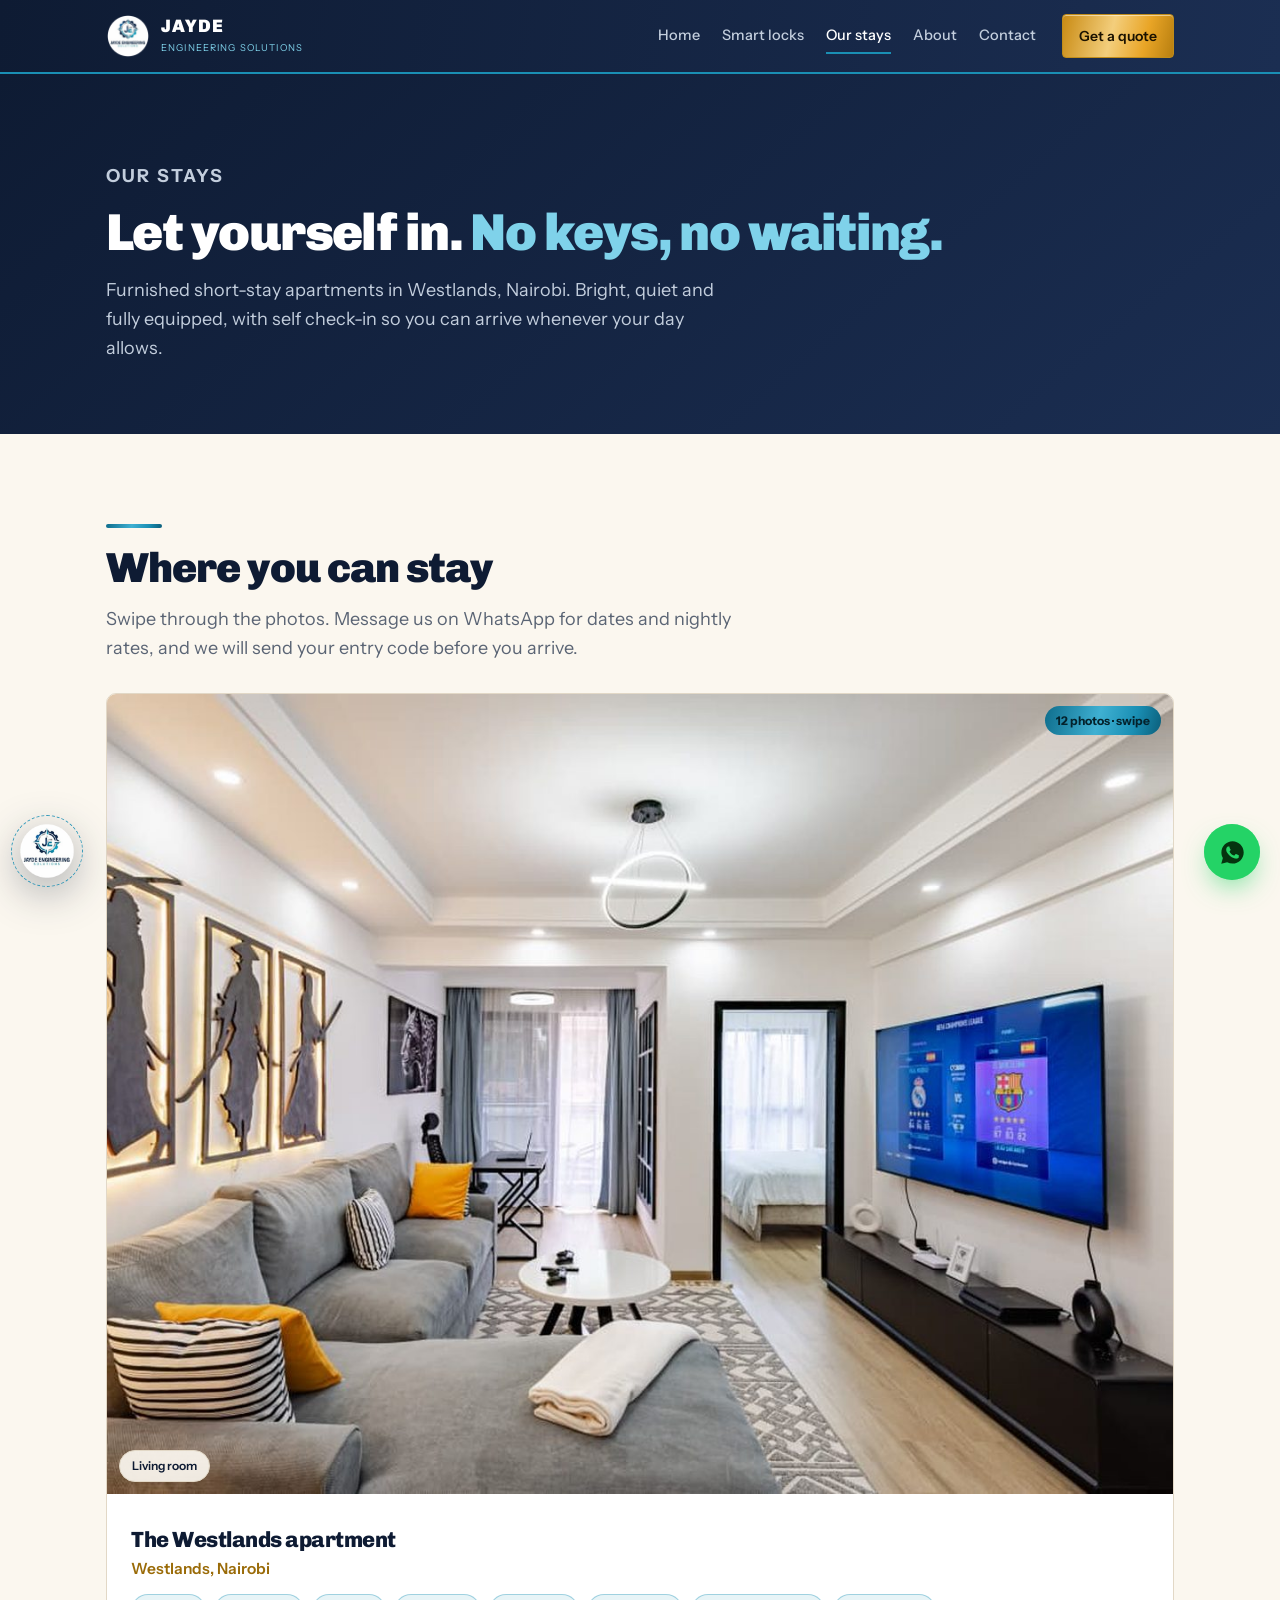
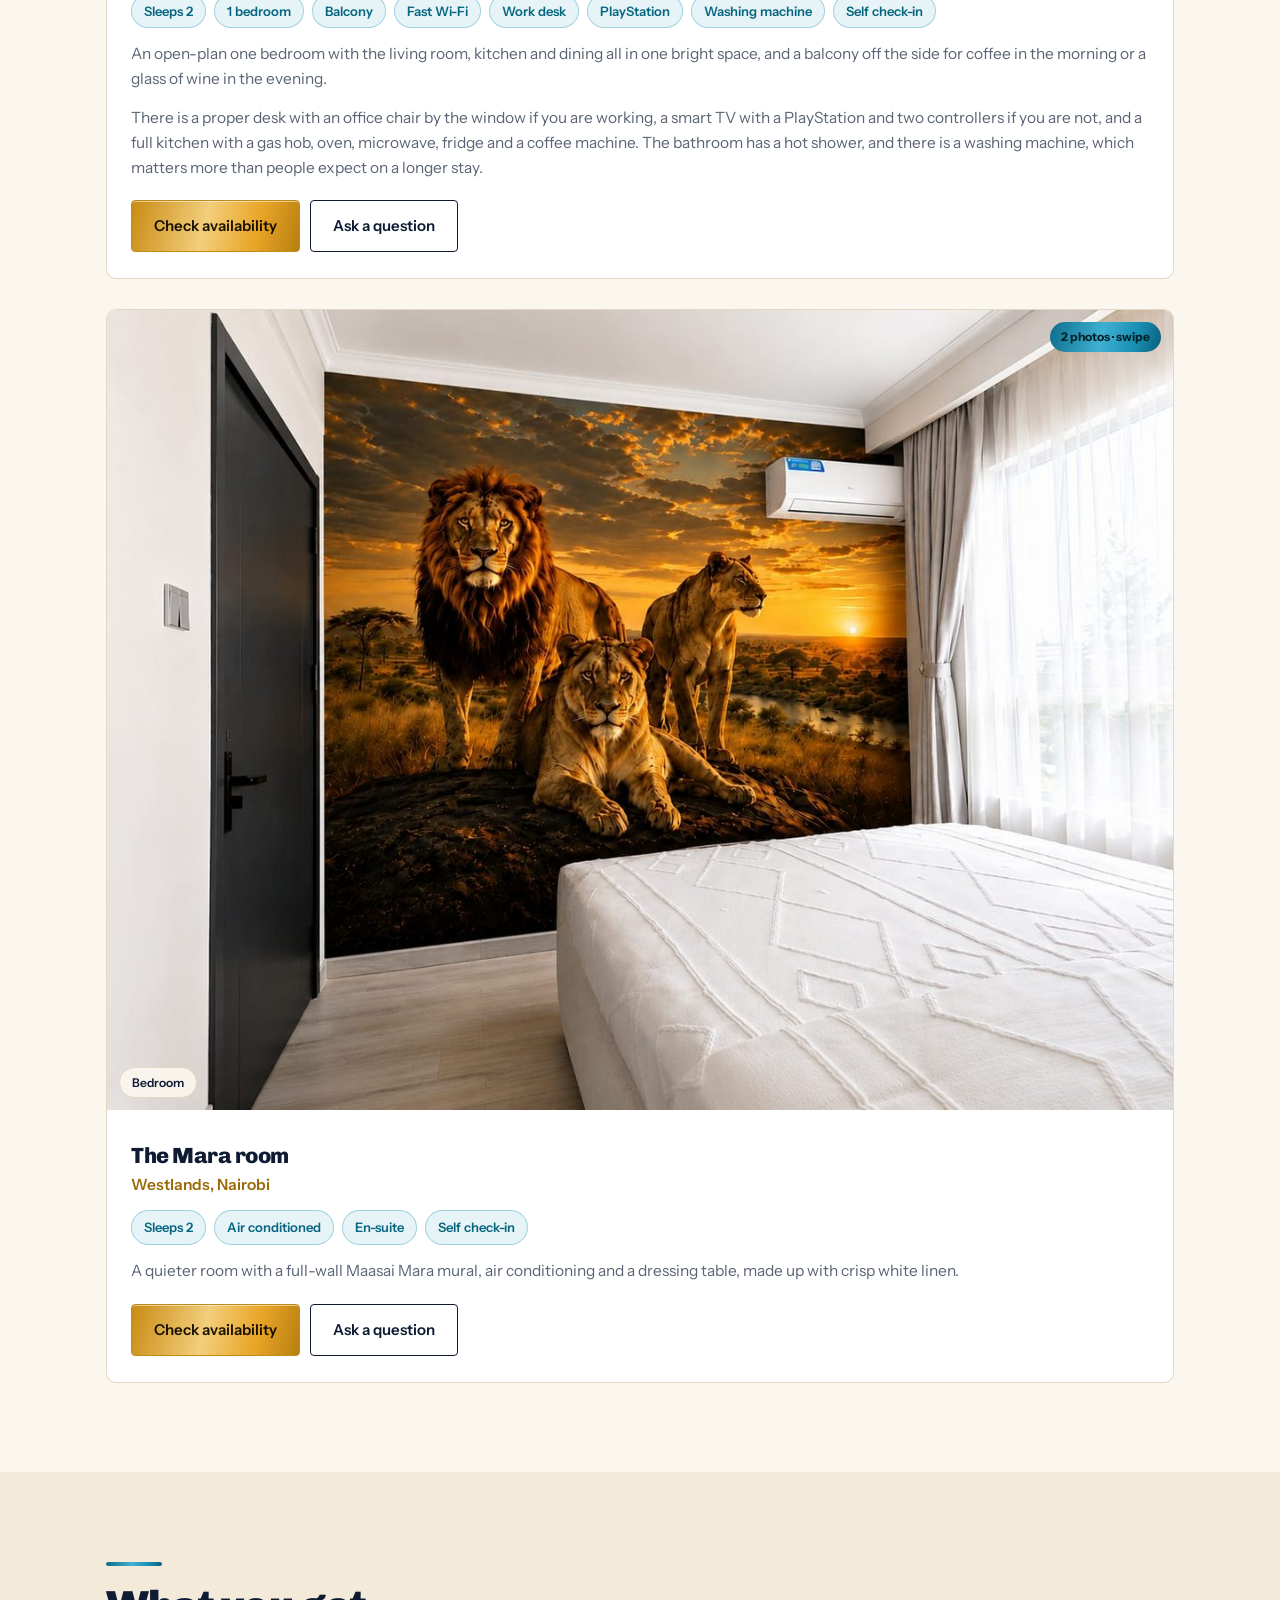
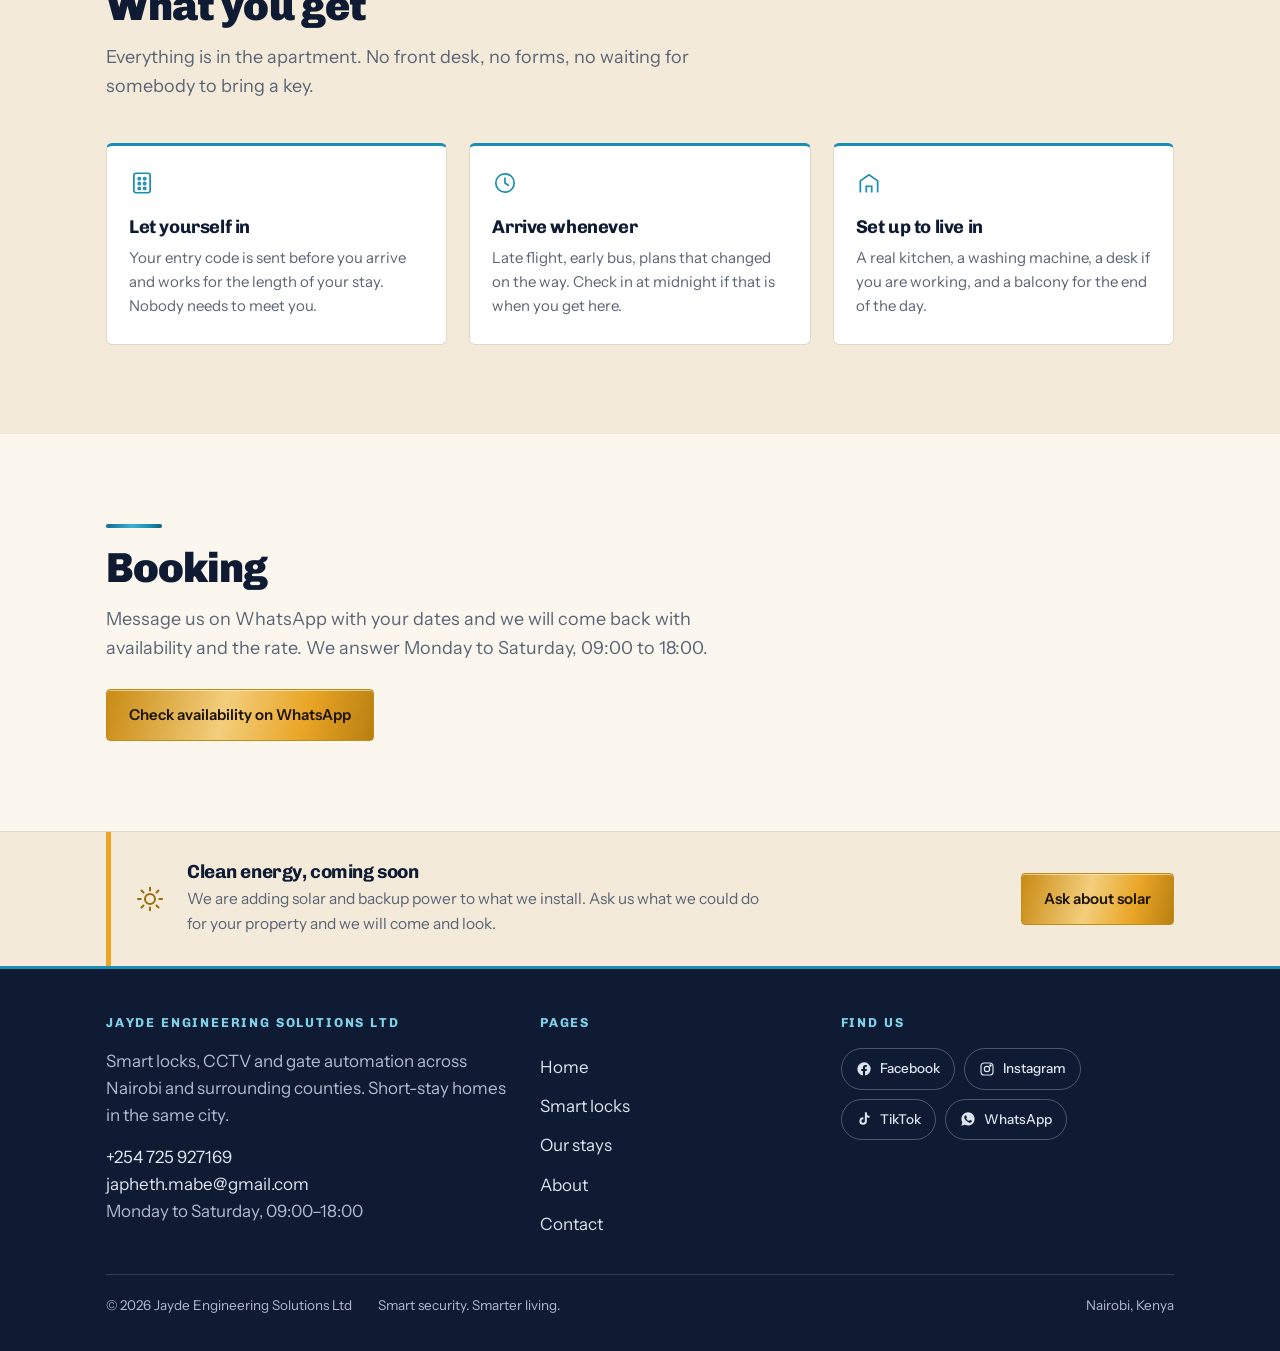
<file: rentals.html>
<!DOCTYPE html>
<html lang="en">
<head>
<meta charset="UTF-8">
<meta name="viewport" content="width=device-width, initial-scale=1">
<title>Our stays in Nairobi — Jayde Engineering Solutions</title>
<meta name="description" content="Short-stay homes in Nairobi with smart lock self check-in. Your code arrives before you do.">
<meta property="og:title" content="Our stays in Nairobi — Jayde Engineering Solutions">
<meta property="og:description" content="Short-stay homes in Nairobi with smart lock self check-in. Your code arrives before you do.">
<link rel="icon" href="assets/logo.png">
<link rel="preconnect" href="https://fonts.googleapis.com">
<link rel="preconnect" href="https://fonts.gstatic.com" crossorigin>
<link href="https://fonts.googleapis.com/css2?family=Chivo:wght@300;400;700;900&family=Instrument+Sans:wght@400;500;600&display=swap" rel="stylesheet">
<link rel="stylesheet" href="styles.css">
</head>
<body>

<button class="spinlogo" id="totop" title="Back to top" aria-label="Back to top">
  <img src="assets/logo.png" alt="">
</button>
<a class="wafab" href="https://wa.me/254725927169" target="_blank" rel="noopener" aria-label="Chat on WhatsApp"><svg width="27" height="27" viewBox="0 0 24 24" fill="currentColor"><path d="M12.04 2C6.58 2 2.13 6.45 2.13 11.91c0 1.75.46 3.46 1.32 4.96L2 22l5.25-1.38a9.9 9.9 0 0 0 4.79 1.22c5.46 0 9.92-4.45 9.92-9.91C21.96 6.45 17.5 2 12.04 2zm5.8 14.06c-.25.69-1.43 1.32-1.97 1.37-.53.05-1.02.24-3.44-.72-2.9-1.14-4.74-4.11-4.88-4.3-.14-.19-1.16-1.54-1.16-2.94s.73-2.09.99-2.37c.26-.29.57-.36.76-.36l.55.01c.17.01.41-.7.64.49.24.58.81 2 .88 2.14.7.15.12.32.02.51-.9.19-.14.31-.28.48l-.42.49c-.14.14-.28.29-.12.57.16.29.71 1.17 1.52 1.89 1.05.93 1.93 1.22 2.21 1.36.28.14.44.12.6-.07.17-.19.69-.8.88-1.08.19-.29.37-.24.62-.14.25.09 1.6.75 1.87.89.28.14.46.21.53.33.07.11.07.66-.18 1.35z"/></svg></a>

<header class="topbar">
  <div class="wrap topbar-in">
    <a class="brand" href="index.html">
      <img src="assets/logo.png" alt="Jayde Engineering Solutions">
      <span><b>JAYDE</b><i>ENGINEERING SOLUTIONS</i></span>
    </a>
    <nav class="nav" id="nav">
      <a href="index.html">Home</a>
      <a href="smart-locks.html">Smart locks</a>
      <a href="rentals.html" class="here">Our stays</a>
      <a href="about.html">About</a>
      <a href="contact.html">Contact</a>
    </nav>
    <a class="btn btn-gold" href="contact.html"><span class="lbl-full">Get a quote</span><span class="lbl-mini">Quote</span></a>
    <button class="burger" id="burger" aria-label="Menu" aria-expanded="false" aria-controls="nav">
      <span></span><span></span><span></span>
    </button>
  </div>
</header>

<main id="top">

  <section class="pagehead">
    <div class="wrap">
      <p class="crumb">Our stays</p>
      <h1>Let yourself in. <em>No keys, no waiting.</em></h1>
      <p>Furnished short-stay apartments in Westlands, Nairobi. Bright, quiet and fully equipped, with self check-in so you can arrive whenever your day allows.</p>
    </div>
  </section>

  <section class="sec">
    <div class="wrap">
      <div class="sec-head rv">
        <h2>Where you can stay</h2>
        <p>Swipe through the photos. Message us on WhatsApp for dates and nightly rates, and we will send your entry code before you arrive.</p>
      </div>

      <article class="stay rv" id="westlands-apartment">
        <div class="swipewrap">
          <span class="swipecount">12 photos &middot; swipe</span>
          <div class="swipe">
          <figure class="shot"><img src="assets/stay/living-1.jpg" alt="Living room — The Westlands apartment"><figcaption>Living room</figcaption></figure>
          <figure class="shot"><img src="assets/stay/living-3.jpg" alt="Open-plan living — The Westlands apartment" loading="lazy"><figcaption>Open-plan living</figcaption></figure>
          <figure class="shot"><img src="assets/stay/living-2.jpg" alt="Living and kitchen — The Westlands apartment" loading="lazy"><figcaption>Living and kitchen</figcaption></figure>
          <figure class="shot"><img src="assets/stay/tv.jpg" alt="Smart TV and PlayStation — The Westlands apartment" loading="lazy"><figcaption>Smart TV and PlayStation</figcaption></figure>
          <figure class="shot"><img src="assets/stay/desk.jpg" alt="Work desk — The Westlands apartment" loading="lazy"><figcaption>Work desk</figcaption></figure>
          <figure class="shot"><img src="assets/stay/kitchen-1.jpg" alt="Kitchen and dining — The Westlands apartment" loading="lazy"><figcaption>Kitchen and dining</figcaption></figure>
          <figure class="shot"><img src="assets/stay/kitchen-2.jpg" alt="Kitchen — The Westlands apartment" loading="lazy"><figcaption>Kitchen</figcaption></figure>
          <figure class="shot"><img src="assets/stay/bedroom.jpg" alt="Bedroom — The Westlands apartment" loading="lazy"><figcaption>Bedroom</figcaption></figure>
          <figure class="shot"><img src="assets/stay/balcony.jpg" alt="Balcony — The Westlands apartment" loading="lazy"><figcaption>Balcony</figcaption></figure>
          <figure class="shot"><img src="assets/stay/shower.jpg" alt="Shower room — The Westlands apartment" loading="lazy"><figcaption>Shower room</figcaption></figure>
          <figure class="shot"><img src="assets/stay/bathroom.jpg" alt="Bathroom — The Westlands apartment" loading="lazy"><figcaption>Bathroom</figcaption></figure>
          <figure class="shot"><img src="assets/stay/laundry.jpg" alt="Washing machine — The Westlands apartment" loading="lazy"><figcaption>Washing machine</figcaption></figure>
          </div>
        </div>
        <div class="swipedots"></div>
        <div class="stay-body">
          <h3>The Westlands apartment</h3>
          <p style="margin-top:6px;color:var(--gold-ink);font-weight:600">Westlands, Nairobi</p>
          <div class="stay-meta"><span class="chip">Sleeps 2</span><span class="chip">1 bedroom</span><span class="chip">Balcony</span><span class="chip">Fast Wi-Fi</span><span class="chip">Work desk</span><span class="chip">PlayStation</span><span class="chip">Washing machine</span><span class="chip">Self check-in</span></div>
          <p>An open-plan one bedroom with the living room, kitchen and dining all in one bright space, and a balcony off the side for coffee in the morning or a glass of wine in the evening.</p>
          <p>There is a proper desk with an office chair by the window if you are working, a smart TV with a PlayStation and two controllers if you are not, and a full kitchen with a gas hob, oven, microwave, fridge and a coffee machine. The bathroom has a hot shower, and there is a washing machine, which matters more than people expect on a longer stay.</p>
          <div class="stay-cta">
            <a class="btn btn-gold" href="https://wa.me/254725927169?text=The%20Westlands%20apartment%20%E2%80%94%20I%20would%20like%20to%20check%20availability" target="_blank" rel="noopener">Check availability</a>
            <a class="btn btn-line" href="contact.html">Ask a question</a>
          </div>
          
        </div>
      </article>

      <article class="stay rv" id="mara-room">
        <div class="swipewrap">
          <span class="swipecount">2 photos &middot; swipe</span>
          <div class="swipe">
          <figure class="shot"><img src="assets/stay/lion-1.jpg" alt="Bedroom — The Mara room"><figcaption>Bedroom</figcaption></figure>
          <figure class="shot"><img src="assets/stay/lion-2.jpg" alt="Bedroom — The Mara room" loading="lazy"><figcaption>Bedroom</figcaption></figure>
          </div>
        </div>
        <div class="swipedots"></div>
        <div class="stay-body">
          <h3>The Mara room</h3>
          <p style="margin-top:6px;color:var(--gold-ink);font-weight:600">Westlands, Nairobi</p>
          <div class="stay-meta"><span class="chip">Sleeps 2</span><span class="chip">Air conditioned</span><span class="chip">En-suite</span><span class="chip">Self check-in</span></div>
          <p>A quieter room with a full-wall Maasai Mara mural, air conditioning and a dressing table, made up with crisp white linen.</p>
          <div class="stay-cta">
            <a class="btn btn-gold" href="https://wa.me/254725927169?text=The%20Mara%20room%20%E2%80%94%20I%20would%20like%20to%20check%20availability" target="_blank" rel="noopener">Check availability</a>
            <a class="btn btn-line" href="contact.html">Ask a question</a>
          </div>
          <!-- NOTE: only two photos so far, and it is listed as a separate stay.
               Confirm whether it is its own unit or a second bedroom, and get three
               or four more photos. -->
        </div>
      </article>

      <!-- NOTE: nightly rates deliberately not shown. Add them to each listing
           once confirmed, or leave them off and quote on WhatsApp. -->
    </div>
  </section>

  <section class="sec deep">
    <div class="wrap">
      <div class="sec-head rv">
        <h2>What you get</h2>
        <p>Everything is in the apartment. No front desk, no forms, no waiting for somebody to bring a key.</p>
      </div>
      <div class="grid3 rv">
        <article class="card"><svg width="26" height="26" viewBox="0 0 24 24" fill="none" stroke="currentColor" stroke-width="1.6"><rect x="4.5" y="3" width="15" height="18" rx="2"/><circle cx="9.5" cy="8" r="1"/><circle cx="14.5" cy="8" r="1"/><circle cx="9.5" cy="12.5" r="1"/><circle cx="14.5" cy="12.5" r="1"/><circle cx="9.5" cy="17" r="1"/><circle cx="14.5" cy="17" r="1"/></svg><h3>Let yourself in</h3><p>Your entry code is sent before you arrive and works for the length of your stay. Nobody needs to meet you.</p></article>
        <article class="card"><svg width="26" height="26" viewBox="0 0 24 24" fill="none" stroke="currentColor" stroke-width="1.6" stroke-linecap="round"><circle cx="12" cy="12" r="8.5"/><path d="M12 7.5V12l3 2"/></svg><h3>Arrive whenever</h3><p>Late flight, early bus, plans that changed on the way. Check in at midnight if that is when you get here.</p></article>
        <article class="card"><svg width="26" height="26" viewBox="0 0 24 24" fill="none" stroke="currentColor" stroke-width="1.6" stroke-linecap="round"><path d="M4 20V10l8-5.5 8 5.5v10"/><path d="M9.5 20v-5h5v5"/></svg><h3>Set up to live in</h3><p>A real kitchen, a washing machine, a desk if you are working, and a balcony for the end of the day.</p></article>
      </div>
    </div>
  </section>

  <section class="sec">
    <div class="wrap">
      <div class="sec-head rv">
        <h2>Booking</h2>
        <p>Message us on WhatsApp with your dates and we will come back with availability and the rate. We answer Monday to Saturday, 09:00 to 18:00.</p>
      </div>
      <p class="rv" style="margin-top:26px">
        <a class="btn btn-gold" href="https://wa.me/254725927169?text=Hello%2C%20I%20would%20like%20to%20check%20availability%20for%20a%20stay" target="_blank" rel="noopener">Check availability on WhatsApp</a>
      </p>
    </div>
  </section>

</main>

  <section class="solarband">
    <div class="wrap">
      <div class="solarin rv">
        <svg width="30" height="30" viewBox="0 0 24 24" fill="none" stroke="currentColor" stroke-width="1.6" stroke-linecap="round"><path d="M12 3v2.2M12 18.8V21M4.6 12H2.4M21.6 12h-2.2M6.8 6.8L5.2 5.2M18.8 18.8l-1.6-1.6M6.8 17.2l-1.6 1.6M18.8 5.2l-1.6 1.6"/><circle cx="12" cy="12" r="4"/></svg>
        <div>
          <h3>Clean energy, coming soon</h3>
          <p>We are adding solar and backup power to what we install. Ask us what we could do for your property and we will come and look.</p>
        </div>
        <a class="btn btn-gold" href="contact.html">Ask about solar</a>
      </div>
    </div>
  </section>

<footer class="foot">
  <div class="wrap">
    <div class="footgrid">
      <div>
        <h4>Jayde Engineering Solutions Ltd</h4>
        <p>Smart locks, CCTV and gate automation across Nairobi and surrounding counties. Short-stay homes in the same city.</p>
        <p style="margin-top:14px"><a href="tel:+254725927169">+254 725 927169</a><br>
        <a href="mailto:japheth.mabe@gmail.com">japheth.mabe@gmail.com</a><br>
        Monday to Saturday, 09:00&ndash;18:00</p>
      </div>
      <div>
        <h4>Pages</h4>
        <ul class="footlinks">
        <li><a href="index.html">Home</a></li>
        <li><a href="smart-locks.html">Smart locks</a></li>
        <li><a href="rentals.html">Our stays</a></li>
        <li><a href="about.html">About</a></li>
        <li><a href="contact.html">Contact</a></li>
        </ul>
      </div>
      <div>
        <h4>Find us</h4>
        <div class="socials">
          <a href="https://www.facebook.com/share/19RozRv8cf/" target="_blank" rel="noopener"><svg width="16" height="16" viewBox="0 0 24 24" fill="currentColor"><path d="M22 12a10 10 0 1 0-11.6 9.9v-7H7.9V12h2.5V9.8c0-2.5 1.5-3.9 3.8-3.9 1.1 0 2.2.2 2.2.2v2.4h-1.2c-1.2 0-1.6.8-1.6 1.6V12h2.7l-.4 2.9h-2.3v7A10 10 0 0 0 22 12z"/></svg> Facebook</a>
          <a href="https://www.instagram.com/jayde_engineering_solutions" target="_blank" rel="noopener"><svg width="16" height="16" viewBox="0 0 24 24" fill="none" stroke="currentColor" stroke-width="1.8"><rect x="3" y="3" width="18" height="18" rx="5"/><circle cx="12" cy="12" r="4"/><circle cx="17.2" cy="6.8" r="1"/></svg> Instagram</a>
          <a href="https://www.tiktok.com/@jayde.engineering" target="_blank" rel="noopener"><svg width="16" height="16" viewBox="0 0 24 24" fill="currentColor"><path d="M16.3 2h-3v13.1a2.6 2.6 0 1 1-2.2-2.6v-3a5.6 5.6 0 1 0 5.2 5.6V8.9a6.9 6.9 0 0 0 4 1.3V7.2a4 4 0 0 1-4-4z"/></svg> TikTok</a>
          <a href="https://wa.me/254725927169" target="_blank" rel="noopener"><svg width="16" height="16" viewBox="0 0 24 24" fill="currentColor"><path d="M12.04 2C6.58 2 2.13 6.45 2.13 11.91c0 1.75.46 3.46 1.32 4.96L2 22l5.25-1.38a9.9 9.9 0 0 0 4.79 1.22c5.46 0 9.92-4.45 9.92-9.91C21.96 6.45 17.5 2 12.04 2zm5.8 14.06c-.25.69-1.43 1.32-1.97 1.37-.53.05-1.02.24-3.44-.72-2.9-1.14-4.74-4.11-4.88-4.3-.14-.19-1.16-1.54-1.16-2.94s.73-2.09.99-2.37c.26-.29.57-.36.76-.36l.55.01c.17.01.41-.7.64.49.24.58.81 2 .88 2.14.7.15.12.32.02.51-.9.19-.14.31-.28.48l-.42.49c-.14.14-.28.29-.12.57.16.29.71 1.17 1.52 1.89 1.05.93 1.93 1.22 2.21 1.36.28.14.44.12.6-.07.17-.19.69-.8.88-1.08.19-.29.37-.24.62-.14.25.09 1.6.75 1.87.89.28.14.46.21.53.33.07.11.07.66-.18 1.35z"/></svg> WhatsApp</a>
        </div>
      </div>
    </div>
    <div class="footbase">
      <span>&copy; <span id="yr">2026</span> Jayde Engineering Solutions Ltd</span>
      <span>Smart security. Smarter living.</span>
      <span class="end">Nairobi, Kenya</span>
    </div>
  </div>
</footer>
<script src="app.js"></script>
</body>
</html>
</file>
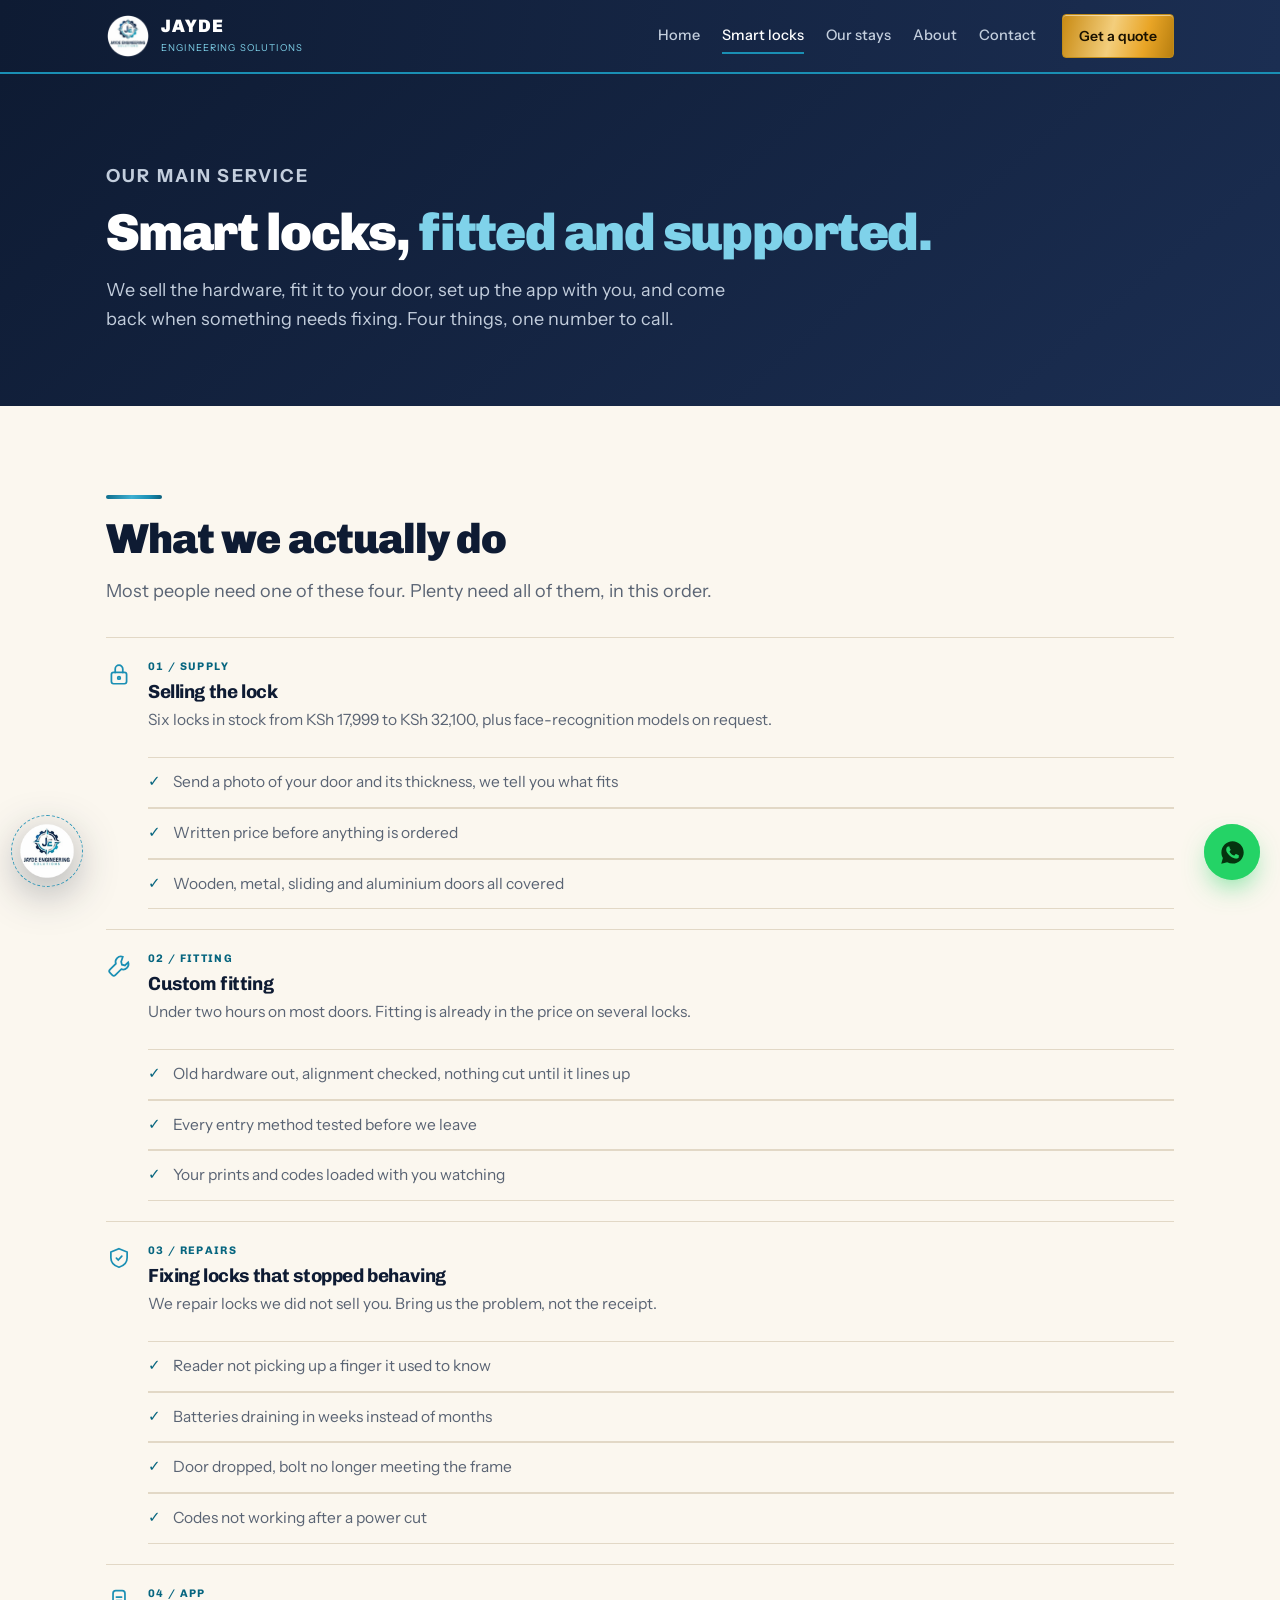
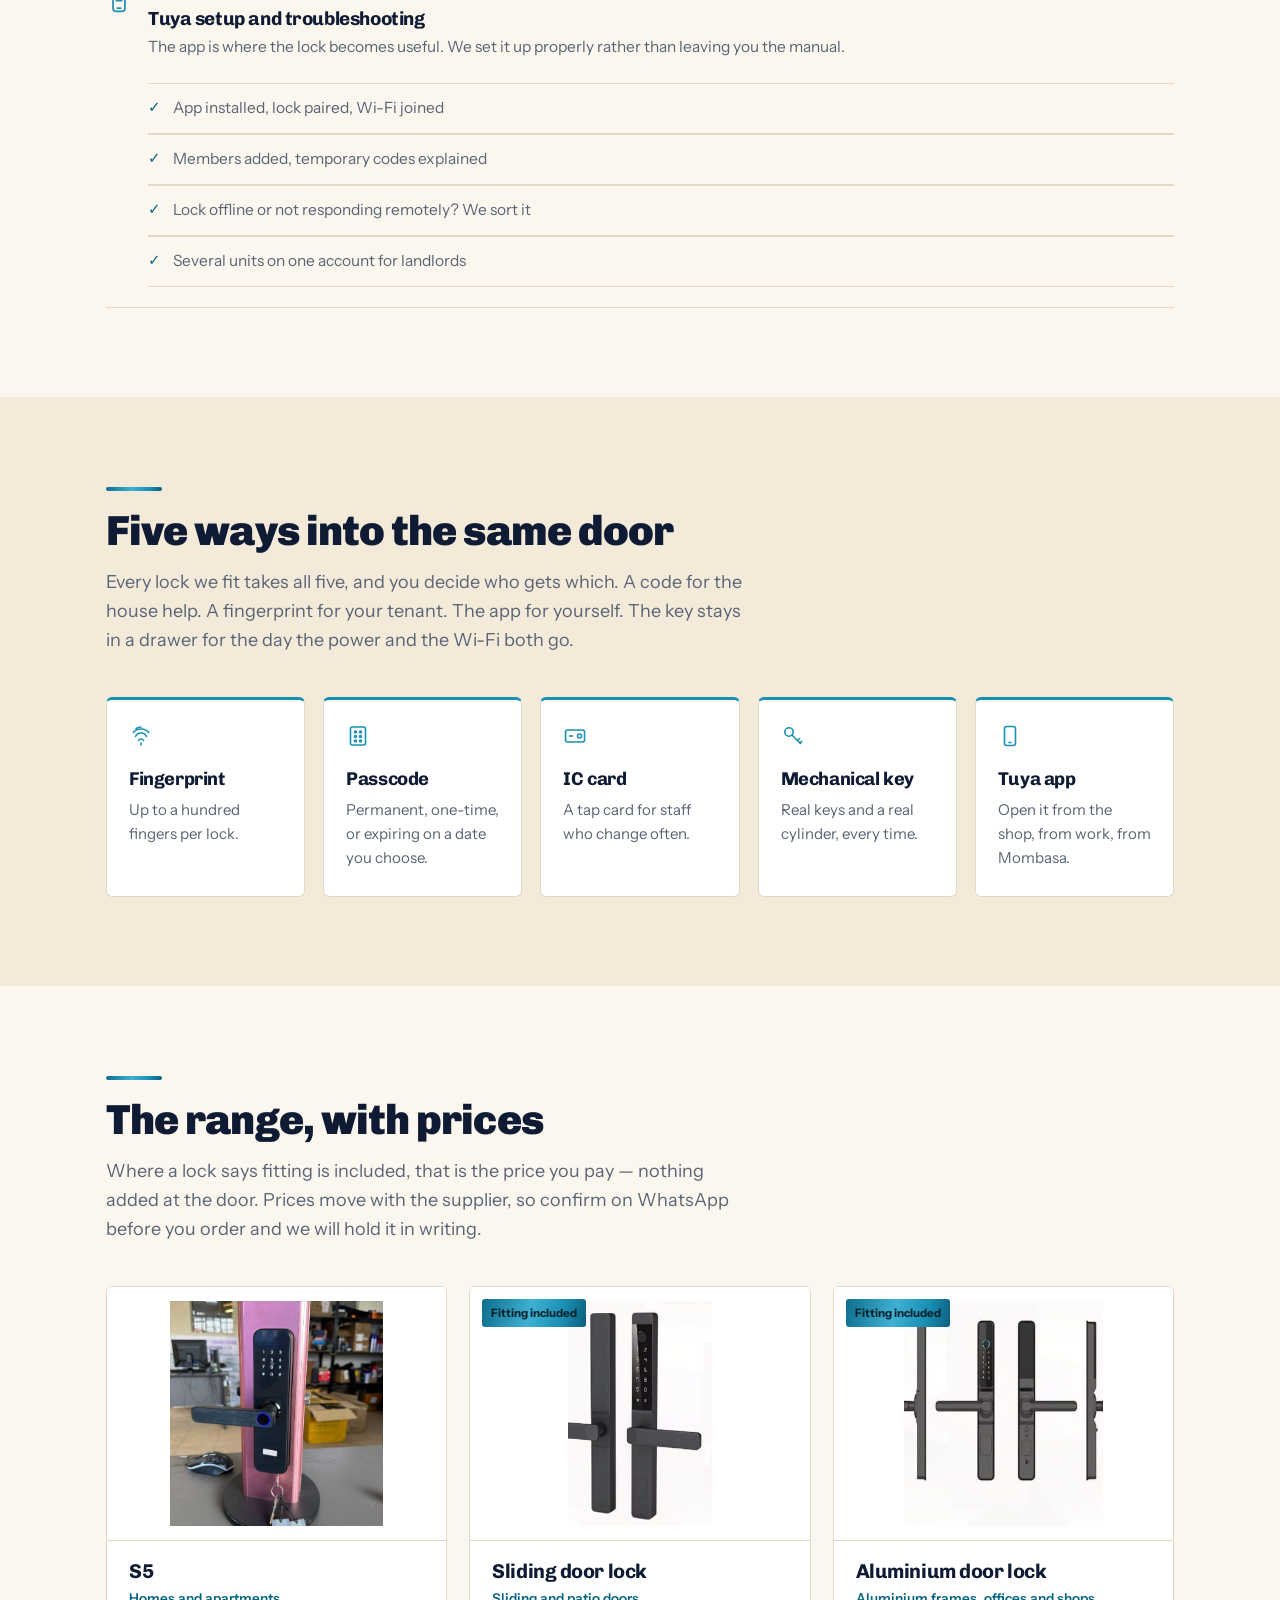
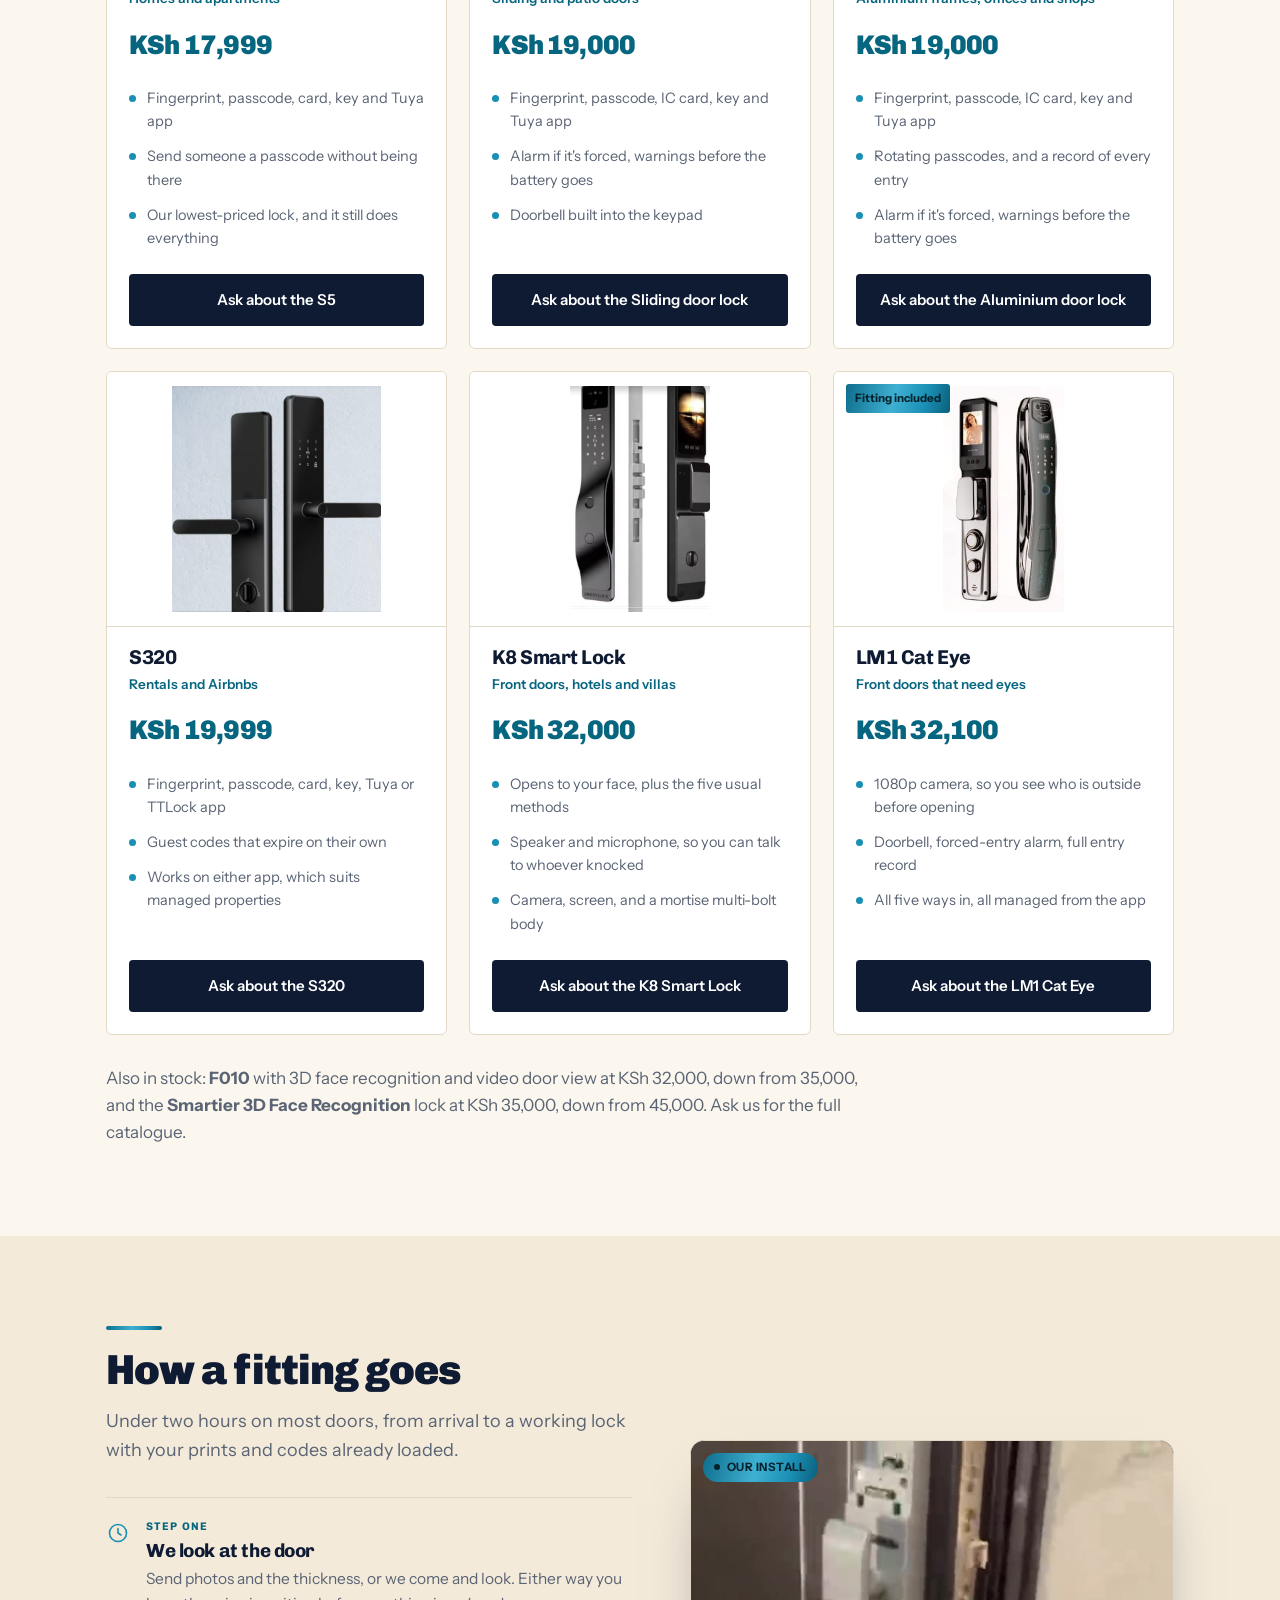
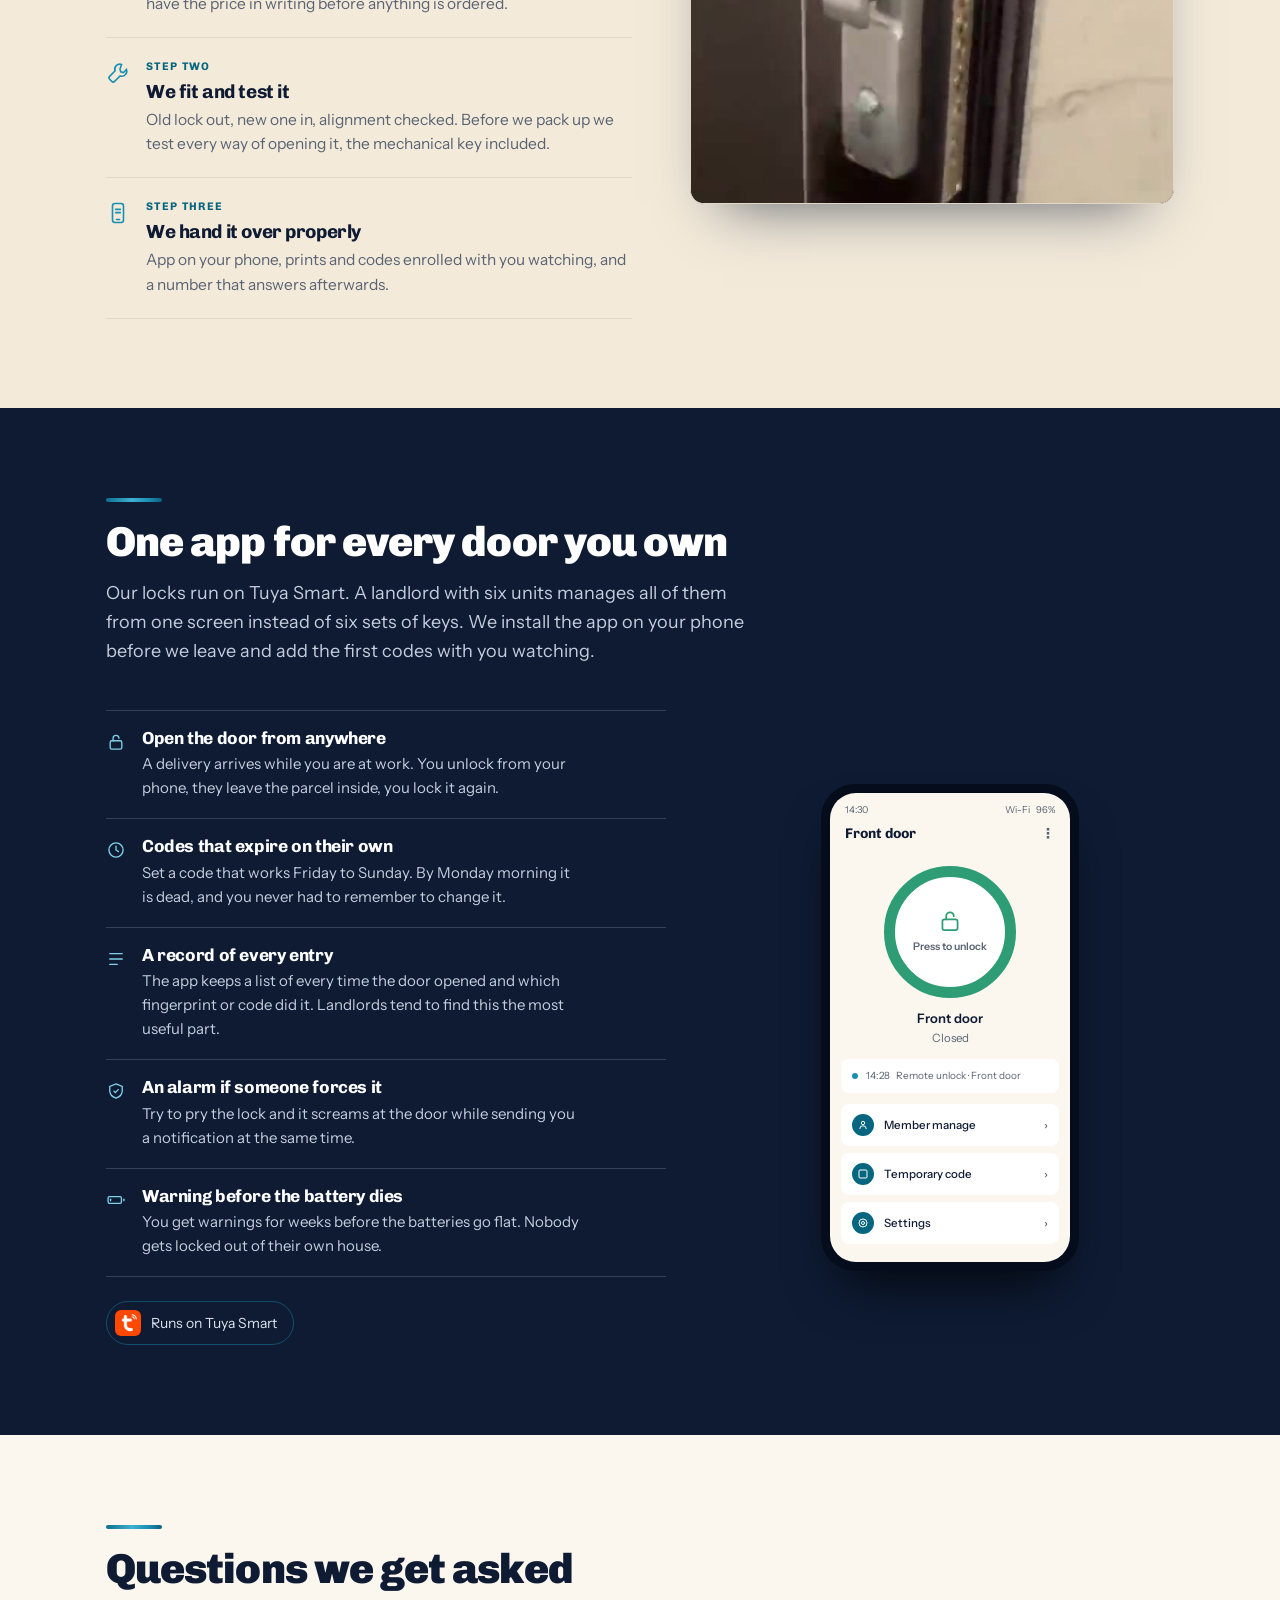
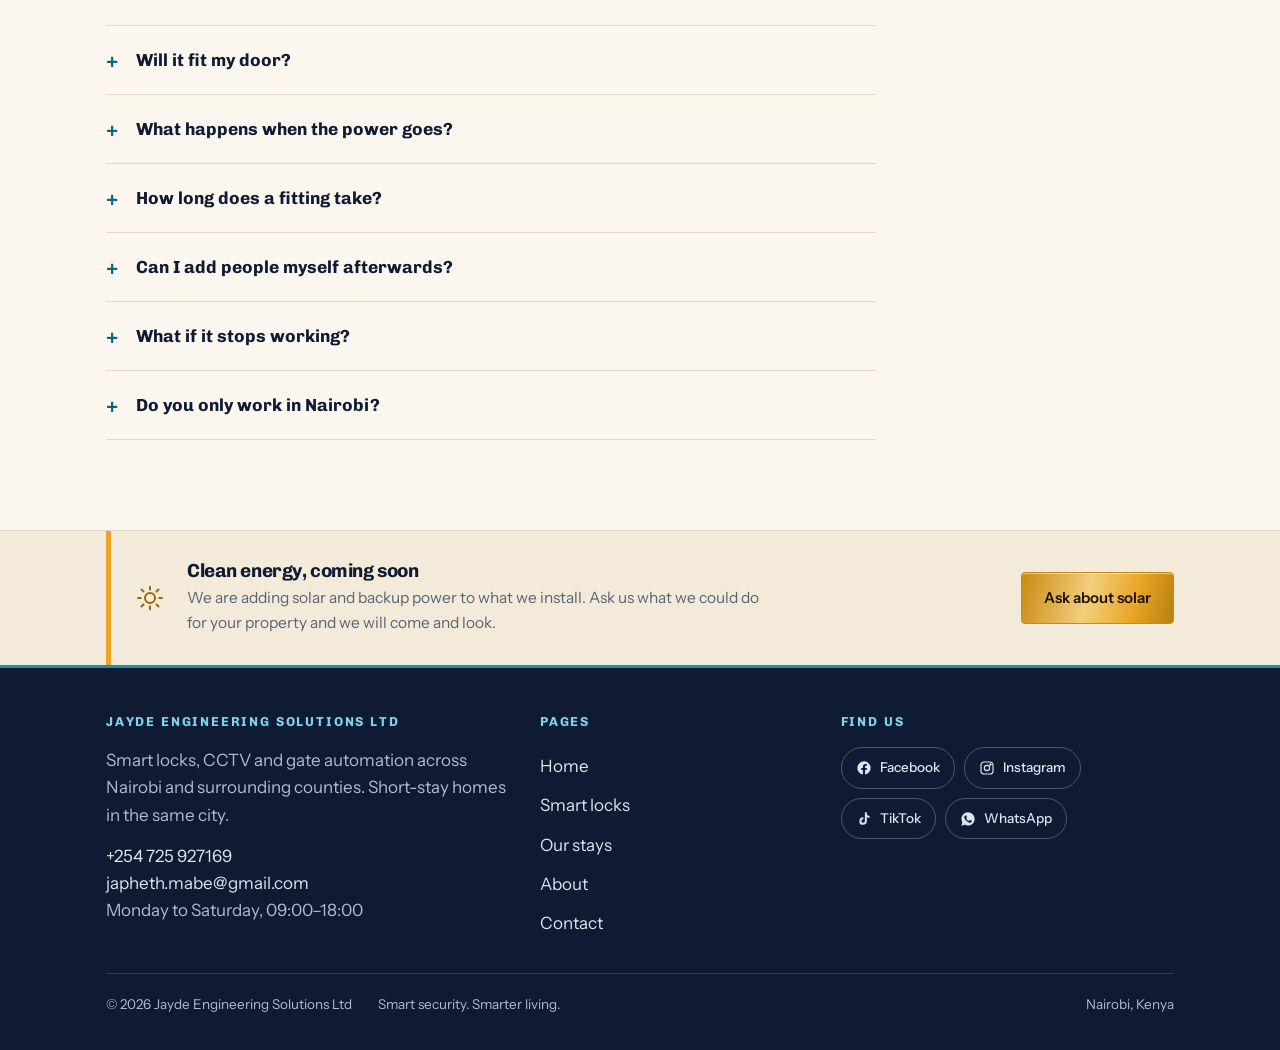
<file: smart-locks.html>
<!DOCTYPE html>
<html lang="en">
<head>
<meta charset="UTF-8">
<meta name="viewport" content="width=device-width, initial-scale=1">
<title>Smart lock sales, fitting, repairs & Tuya setup — Jayde Engineering Solutions</title>
<meta name="description" content="Smart lock supply, custom fitting, repairs and Tuya app setup in Nairobi. Six locks in stock from KSh 17,999, fitting included on several.">
<meta property="og:title" content="Smart lock sales, fitting, repairs & Tuya setup — Jayde Engineering Solutions">
<meta property="og:description" content="Smart lock supply, custom fitting, repairs and Tuya app setup in Nairobi. Six locks in stock from KSh 17,999, fitting included on several.">
<link rel="icon" href="assets/logo.png">
<link rel="preconnect" href="https://fonts.googleapis.com">
<link rel="preconnect" href="https://fonts.gstatic.com" crossorigin>
<link href="https://fonts.googleapis.com/css2?family=Chivo:wght@300;400;700;900&family=Instrument+Sans:wght@400;500;600&display=swap" rel="stylesheet">
<link rel="stylesheet" href="styles.css">
</head>
<body>

<button class="spinlogo" id="totop" title="Back to top" aria-label="Back to top">
  <img src="assets/logo.png" alt="">
</button>
<a class="wafab" href="https://wa.me/254725927169" target="_blank" rel="noopener" aria-label="Chat on WhatsApp"><svg width="27" height="27" viewBox="0 0 24 24" fill="currentColor"><path d="M12.04 2C6.58 2 2.13 6.45 2.13 11.91c0 1.75.46 3.46 1.32 4.96L2 22l5.25-1.38a9.9 9.9 0 0 0 4.79 1.22c5.46 0 9.92-4.45 9.92-9.91C21.96 6.45 17.5 2 12.04 2zm5.8 14.06c-.25.69-1.43 1.32-1.97 1.37-.53.05-1.02.24-3.44-.72-2.9-1.14-4.74-4.11-4.88-4.3-.14-.19-1.16-1.54-1.16-2.94s.73-2.09.99-2.37c.26-.29.57-.36.76-.36l.55.01c.17.01.41-.7.64.49.24.58.81 2 .88 2.14.7.15.12.32.02.51-.9.19-.14.31-.28.48l-.42.49c-.14.14-.28.29-.12.57.16.29.71 1.17 1.52 1.89 1.05.93 1.93 1.22 2.21 1.36.28.14.44.12.6-.07.17-.19.69-.8.88-1.08.19-.29.37-.24.62-.14.25.09 1.6.75 1.87.89.28.14.46.21.53.33.07.11.07.66-.18 1.35z"/></svg></a>

<header class="topbar">
  <div class="wrap topbar-in">
    <a class="brand" href="index.html">
      <img src="assets/logo.png" alt="Jayde Engineering Solutions">
      <span><b>JAYDE</b><i>ENGINEERING SOLUTIONS</i></span>
    </a>
    <nav class="nav" id="nav">
      <a href="index.html">Home</a>
      <a href="smart-locks.html" class="here">Smart locks</a>
      <a href="rentals.html">Our stays</a>
      <a href="about.html">About</a>
      <a href="contact.html">Contact</a>
    </nav>
    <a class="btn btn-gold" href="contact.html"><span class="lbl-full">Get a quote</span><span class="lbl-mini">Quote</span></a>
    <button class="burger" id="burger" aria-label="Menu" aria-expanded="false" aria-controls="nav">
      <span></span><span></span><span></span>
    </button>
  </div>
</header>

<main id="top">

  <section class="pagehead">
    <div class="wrap">
      <p class="crumb">Our main service</p>
      <h1>Smart locks, <em>fitted and supported.</em></h1>
      <p>We sell the hardware, fit it to your door, set up the app with you, and come back when something needs fixing. Four things, one number to call.</p>
    </div>
  </section>

  <section class="sec">
    <div class="wrap">
      <div class="sec-head rv">
        <h2>What we actually do</h2>
        <p>Most people need one of these four. Plenty need all of them, in this order.</p>
      </div>
      <ul class="rowlist rv">
        <li><svg width="26" height="26" viewBox="0 0 24 24" fill="none" stroke="currentColor" stroke-width="1.6" stroke-linecap="round"><rect x="5" y="10.5" width="14" height="10.5" rx="2"/><path d="M8.5 10.5V7.4a3.5 3.5 0 0 1 7 0v3.1"/><circle cx="12" cy="15.6" r="1.2"/></svg><div><span class="rowno">01 / Supply</span><h3>Selling the lock</h3>
          <p>Six locks in stock from KSh 17,999 to KSh 32,100, plus face-recognition models on request.</p>
          <ul class="ticks"><li>Send a photo of your door and its thickness, we tell you what fits</li><li>Written price before anything is ordered</li><li>Wooden, metal, sliding and aluminium doors all covered</li></ul>
        </div></li>
        <li><svg width="26" height="26" viewBox="0 0 24 24" fill="none" stroke="currentColor" stroke-width="1.6" stroke-linecap="round"><path d="M15.5 3.5a5 5 0 0 0-6.4 6.4L3.6 15.4a2 2 0 0 0 0 2.8l2.2 2.2a2 2 0 0 0 2.8 0l5.5-5.5a5 5 0 0 0 6.4-6.4l-3 3-2.8-.7-.7-2.8z"/></svg><div><span class="rowno">02 / Fitting</span><h3>Custom fitting</h3>
          <p>Under two hours on most doors. Fitting is already in the price on several locks.</p>
          <ul class="ticks"><li>Old hardware out, alignment checked, nothing cut until it lines up</li><li>Every entry method tested before we leave</li><li>Your prints and codes loaded with you watching</li></ul>
        </div></li>
        <li><svg width="26" height="26" viewBox="0 0 24 24" fill="none" stroke="currentColor" stroke-width="1.6" stroke-linecap="round"><path d="M12 3.5l7.5 3v5.2c0 4.3-3 7.4-7.5 8.8-4.5-1.4-7.5-4.5-7.5-8.8V6.5z"/><path d="M9.6 12.2l1.7 1.7 3.3-3.6"/></svg><div><span class="rowno">03 / Repairs</span><h3>Fixing locks that stopped behaving</h3>
          <p>We repair locks we did not sell you. Bring us the problem, not the receipt.</p>
          <ul class="ticks"><li>Reader not picking up a finger it used to know</li><li>Batteries draining in weeks instead of months</li><li>Door dropped, bolt no longer meeting the frame</li><li>Codes not working after a power cut</li></ul>
        </div></li>
        <li><svg width="26" height="26" viewBox="0 0 24 24" fill="none" stroke="currentColor" stroke-width="1.6" stroke-linecap="round"><rect x="6.5" y="2.5" width="11" height="19" rx="2.5"/><path d="M10.5 18.5h3"/><path d="M9.6 8.4h4.8M9.6 11.6h4.8"/></svg><div><span class="rowno">04 / App</span><h3>Tuya setup and troubleshooting</h3>
          <p>The app is where the lock becomes useful. We set it up properly rather than leaving you the manual.</p>
          <ul class="ticks"><li>App installed, lock paired, Wi-Fi joined</li><li>Members added, temporary codes explained</li><li>Lock offline or not responding remotely? We sort it</li><li>Several units on one account for landlords</li></ul>
        </div></li>
      </ul>
    </div>
  </section>

  <section class="sec deep">
    <div class="wrap">
      <div class="sec-head rv">
        <h2>Five ways into the same door</h2>
        <p>Every lock we fit takes all five, and you decide who gets which. A code for the house help. A fingerprint for your tenant. The app for yourself. The key stays in a drawer for the day the power and the Wi-Fi both go.</p>
      </div>
      <div class="grid4 rv" style="grid-template-columns:repeat(5,1fr)">
        <article class="card"><svg width="24" height="24" viewBox="0 0 24 24" fill="none" stroke="currentColor" stroke-width="1.6" stroke-linecap="round"><path d="M12 3c-3 0-5 1.6-5 1.6M4.3 8.4A9.6 9.6 0 0 1 12 5a9.6 9.6 0 0 1 7.7 3.4"/><path d="M6.5 12.5A6 6 0 0 1 12 9a6 6 0 0 1 5.5 3.5"/><path d="M9.5 16.5A2.8 2.8 0 0 1 12 15a2.8 2.8 0 0 1 2.5 1.5"/><path d="M12 19v2"/></svg><h3>Fingerprint</h3><p>Up to a hundred fingers per lock.</p></article>
        <article class="card"><svg width="24" height="24" viewBox="0 0 24 24" fill="none" stroke="currentColor" stroke-width="1.6"><rect x="4.5" y="3" width="15" height="18" rx="2"/><circle cx="9.5" cy="8" r="1"/><circle cx="14.5" cy="8" r="1"/><circle cx="9.5" cy="12.5" r="1"/><circle cx="14.5" cy="12.5" r="1"/><circle cx="9.5" cy="17" r="1"/><circle cx="14.5" cy="17" r="1"/></svg><h3>Passcode</h3><p>Permanent, one-time, or expiring on a date you choose.</p></article>
        <article class="card"><svg width="24" height="24" viewBox="0 0 24 24" fill="none" stroke="currentColor" stroke-width="1.6"><rect x="2.5" y="6" width="19" height="12" rx="2"/><path d="M6 12h4"/><circle cx="16.5" cy="12" r="2"/></svg><h3>IC card</h3><p>A tap card for staff who change often.</p></article>
        <article class="card"><svg width="24" height="24" viewBox="0 0 24 24" fill="none" stroke="currentColor" stroke-width="1.6" stroke-linecap="round"><circle cx="8" cy="8" r="4.2"/><path d="M11 11l8.5 8.5"/><path d="M16.5 16.5l2-2"/><path d="M19 19l1.6-1.6"/></svg><h3>Mechanical key</h3><p>Real keys and a real cylinder, every time.</p></article>
        <article class="card"><svg width="24" height="24" viewBox="0 0 24 24" fill="none" stroke="currentColor" stroke-width="1.6"><rect x="6.5" y="2.5" width="11" height="19" rx="2.5"/><path d="M10.5 18.5h3"/></svg><h3>Tuya app</h3><p>Open it from the shop, from work, from Mombasa.</p></article>
      </div>
    </div>
  </section>

  <section class="sec" id="range">
    <div class="wrap">
      <div class="sec-head rv">
        <h2>The range, with prices</h2>
        <p>Where a lock says fitting is included, that is the price you pay &mdash; nothing added at the door. Prices move with the supplier, so confirm on WhatsApp before you order and we will hold it in writing.</p>
      </div>
      <div class="grid3">
        <article class="prod rv">
          <figure><img src="assets/s5.jpg" alt="S5 smart lock"></figure>
          <div class="prod-body">
            <h3>S5</h3><p class="fit">Homes and apartments</p>
            <p class="price">KSh 17,999</p>
            <ul class="feat">
              <li>Fingerprint, passcode, card, key and Tuya app</li>
              <li>Send someone a passcode without being there</li>
              <li>Our lowest-priced lock, and it still does everything</li>
            </ul>
            <a class="btn btn-dark" href="contact.html">Ask about the S5</a>
          </div>
        </article>
        <article class="prod rv">
          <figure><span class="tag">Fitting included</span><img src="assets/sliding.jpg" alt="Sliding door lock smart lock"></figure>
          <div class="prod-body">
            <h3>Sliding door lock</h3><p class="fit">Sliding and patio doors</p>
            <p class="price">KSh 19,000</p>
            <ul class="feat">
              <li>Fingerprint, passcode, IC card, key and Tuya app</li>
              <li>Alarm if it's forced, warnings before the battery goes</li>
              <li>Doorbell built into the keypad</li>
            </ul>
            <a class="btn btn-dark" href="contact.html">Ask about the Sliding door lock</a>
          </div>
        </article>
        <article class="prod rv">
          <figure><span class="tag">Fitting included</span><img src="assets/aluminium.jpg" alt="Aluminium door lock smart lock"></figure>
          <div class="prod-body">
            <h3>Aluminium door lock</h3><p class="fit">Aluminium frames, offices and shops</p>
            <p class="price">KSh 19,000</p>
            <ul class="feat">
              <li>Fingerprint, passcode, IC card, key and Tuya app</li>
              <li>Rotating passcodes, and a record of every entry</li>
              <li>Alarm if it's forced, warnings before the battery goes</li>
            </ul>
            <a class="btn btn-dark" href="contact.html">Ask about the Aluminium door lock</a>
          </div>
        </article>
        <article class="prod rv">
          <figure><img src="assets/s320.jpg" alt="S320 smart lock"></figure>
          <div class="prod-body">
            <h3>S320</h3><p class="fit">Rentals and Airbnbs</p>
            <p class="price">KSh 19,999</p>
            <ul class="feat">
              <li>Fingerprint, passcode, card, key, Tuya or TTLock app</li>
              <li>Guest codes that expire on their own</li>
              <li>Works on either app, which suits managed properties</li>
            </ul>
            <a class="btn btn-dark" href="contact.html">Ask about the S320</a>
          </div>
        </article>
        <article class="prod rv">
          <figure><img src="assets/k8.jpg" alt="K8 Smart Lock smart lock"></figure>
          <div class="prod-body">
            <h3>K8 Smart Lock</h3><p class="fit">Front doors, hotels and villas</p>
            <p class="price">KSh 32,000</p>
            <ul class="feat">
              <li>Opens to your face, plus the five usual methods</li>
              <li>Speaker and microphone, so you can talk to whoever knocked</li>
              <li>Camera, screen, and a mortise multi-bolt body</li>
            </ul>
            <a class="btn btn-dark" href="contact.html">Ask about the K8 Smart Lock</a>
          </div>
        </article>
        <article class="prod rv">
          <figure><span class="tag">Fitting included</span><img src="assets/lm1.jpg" alt="LM1 Cat Eye smart lock"></figure>
          <div class="prod-body">
            <h3>LM1 Cat Eye</h3><p class="fit">Front doors that need eyes</p>
            <p class="price">KSh 32,100</p>
            <ul class="feat">
              <li>1080p camera, so you see who is outside before opening</li>
              <li>Doorbell, forced-entry alarm, full entry record</li>
              <li>All five ways in, all managed from the app</li>
            </ul>
            <a class="btn btn-dark" href="contact.html">Ask about the LM1 Cat Eye</a>
          </div>
        </article>
      </div>
      <p class="rv" style="margin-top:30px;color:var(--slate);max-width:70ch">Also in stock: <b>F010</b> with 3D face recognition and video door view at KSh 32,000, down from 35,000, and the <b>Smartier 3D Face Recognition</b> lock at KSh 35,000, down from 45,000. Ask us for the full catalogue.</p>
    </div>
  </section>

  <section class="sec deep">
    <div class="wrap splitgrid">
      <div class="rv">
        <div class="sec-head"><h2>How a fitting goes</h2>
        <p>Under two hours on most doors, from arrival to a working lock with your prints and codes already loaded.</p></div>
        <ul class="rowlist">
          <li><svg width="24" height="24" viewBox="0 0 24 24" fill="none" stroke="currentColor" stroke-width="1.6" stroke-linecap="round"><circle cx="12" cy="12" r="8.5"/><path d="M12 7.5V12l3 2"/></svg><div><span class="rowno">Step one</span><h3>We look at the door</h3><p>Send photos and the thickness, or we come and look. Either way you have the price in writing before anything is ordered.</p></div></li>
          <li><svg width="24" height="24" viewBox="0 0 24 24" fill="none" stroke="currentColor" stroke-width="1.6" stroke-linecap="round"><path d="M15.5 3.5a5 5 0 0 0-6.4 6.4L3.6 15.4a2 2 0 0 0 0 2.8l2.2 2.2a2 2 0 0 0 2.8 0l5.5-5.5a5 5 0 0 0 6.4-6.4l-3 3-2.8-.7-.7-2.8z"/></svg><div><span class="rowno">Step two</span><h3>We fit and test it</h3><p>Old lock out, new one in, alignment checked. Before we pack up we test every way of opening it, the mechanical key included.</p></div></li>
          <li><svg width="24" height="24" viewBox="0 0 24 24" fill="none" stroke="currentColor" stroke-width="1.6" stroke-linecap="round"><rect x="6.5" y="2.5" width="11" height="19" rx="2.5"/><path d="M10.5 18.5h3"/><path d="M9.6 8.4h4.8M9.6 11.6h4.8"/></svg><div><span class="rowno">Step three</span><h3>We hand it over properly</h3><p>App on your phone, prints and codes enrolled with you watching, and a number that answers afterwards.</p></div></li>
        </ul>
      </div>
      <div class="rv">
        <div class="filmpanel">
          <span class="live"><i></i>OUR INSTALL</span>
          <video autoplay muted loop playsinline preload="auto" aria-hidden="true" tabindex="-1" data-bg="1" poster="assets/lock-poster.jpg">
            <source src="assets/lock.mp4" type="video/mp4">
          </video>
        </div>
      </div>
    </div>
  </section>

  <section class="sec dark">
    <div class="wrap">
      <div class="sec-head rv">
        <h2>One app for every door you own</h2>
        <p>Our locks run on Tuya Smart. A landlord with six units manages all of them from one screen instead of six sets of keys. We install the app on your phone before we leave and add the first codes with you watching.</p>
      </div>
      <div class="appgrid">
        <div class="rv">
          <ul class="feats">
            <li><svg width="20" height="20" viewBox="0 0 24 24" fill="none" stroke="currentColor" stroke-width="1.6" stroke-linecap="round"><rect x="5" y="10.5" width="14" height="10" rx="2"/><path d="M8.5 10.5V7.5a3.5 3.5 0 0 1 7 0"/></svg><div><h3>Open the door from anywhere</h3><p>A delivery arrives while you are at work. You unlock from your phone, they leave the parcel inside, you lock it again.</p></div></li>
            <li><svg width="20" height="20" viewBox="0 0 24 24" fill="none" stroke="currentColor" stroke-width="1.6" stroke-linecap="round"><circle cx="12" cy="12" r="8.5"/><path d="M12 7.5V12l3 2"/></svg><div><h3>Codes that expire on their own</h3><p>Set a code that works Friday to Sunday. By Monday morning it is dead, and you never had to remember to change it.</p></div></li>
            <li><svg width="20" height="20" viewBox="0 0 24 24" fill="none" stroke="currentColor" stroke-width="1.6" stroke-linecap="round"><path d="M4.5 5.5h15M4.5 12h15M4.5 18.5h9"/></svg><div><h3>A record of every entry</h3><p>The app keeps a list of every time the door opened and which fingerprint or code did it. Landlords tend to find this the most useful part.</p></div></li>
            <li><svg width="20" height="20" viewBox="0 0 24 24" fill="none" stroke="currentColor" stroke-width="1.6" stroke-linecap="round"><path d="M12 3.5l7.5 3v5.2c0 4.3-3 7.4-7.5 8.8-4.5-1.4-7.5-4.5-7.5-8.8V6.5z"/><path d="M9.6 12.2l1.7 1.7 3.3-3.6"/></svg><div><h3>An alarm if someone forces it</h3><p>Try to pry the lock and it screams at the door while sending you a notification at the same time.</p></div></li>
            <li><svg width="20" height="20" viewBox="0 0 24 24" fill="none" stroke="currentColor" stroke-width="1.6" stroke-linecap="round"><rect x="2.5" y="8" width="16" height="8" rx="1.6"/><path d="M21.5 11v2"/><path d="M5.5 11v2"/></svg><div><h3>Warning before the battery dies</h3><p>You get warnings for weeks before the batteries go flat. Nobody gets locked out of their own house.</p></div></li>
          </ul>
          <span class="tuyabadge"><img src="assets/tuya.png" alt="">Runs on Tuya Smart</span>
        </div>
        <div class="rv">
          <div class="phone">
            <div class="screen">
              <div class="sbar"><span>14:30</span><span>Wi-Fi &nbsp; 96%</span></div>
              <div class="shead"><span>Front door</span><span style="color:var(--slate)">&#8942;</span></div>
              <div class="ringwrap">
                <div class="ring" id="ring" role="button" tabindex="0" aria-label="Demonstration unlock button">
                  <svg width="26" height="26" viewBox="0 0 24 24" fill="none" stroke="currentColor" stroke-width="1.6" stroke-linecap="round"><rect x="5" y="10.5" width="14" height="10" rx="2"/><path d="M8.5 10.5V7.5a3.5 3.5 0 0 1 7 0"/></svg>
                  <b id="ringtxt">Press to unlock</b>
                </div>
              </div>
              <div class="devname"><b>Front door</b><span id="ringstate">Closed</span></div>
              <div class="logrow"><i></i><span>14:28 &nbsp; Remote unlock &middot; Front door</span></div>
              <div class="rows">
                <div class="row"><span class="dotmark"><svg width="12" height="12" viewBox="0 0 24 24" fill="none" stroke="currentColor" stroke-width="2"><circle cx="12" cy="8" r="3.4"/><path d="M5.5 20a6.5 6.5 0 0 1 13 0"/></svg></span>Member manage<em>&rsaquo;</em></div>
                <div class="row"><span class="dotmark"><svg width="12" height="12" viewBox="0 0 24 24" fill="none" stroke="currentColor" stroke-width="2"><rect x="4" y="4" width="16" height="16" rx="2"/><path d="M9 9h.01M15 9h.01M9 15h.01M15 15h.01"/></svg></span>Temporary code<em>&rsaquo;</em></div>
                <div class="row"><span class="dotmark"><svg width="12" height="12" viewBox="0 0 24 24" fill="none" stroke="currentColor" stroke-width="2"><circle cx="12" cy="12" r="3"/><circle cx="12" cy="12" r="8"/></svg></span>Settings<em>&rsaquo;</em></div>
              </div>
            </div>
          </div>
        </div>
      </div>
    </div>
  </section>

  <section class="sec">
    <div class="wrap">
      <div class="sec-head rv"><h2>Questions we get asked</h2></div>
      <ul class="faq rv">
        <li><details><summary>Will it fit my door?</summary><p>Most likely. We fit wooden, metal, sliding and aluminium doors. Send a photo and the thickness in millimetres and we will tell you before you pay anything.</p></details></li>
        <li><details><summary>What happens when the power goes?</summary><p>Nothing. The lock runs on batteries, not mains. You also keep real keys and a real cylinder, so there is always a way in.</p></details></li>
        <li><details><summary>How long does a fitting take?</summary><p>Under two hours on most doors, including setting up your app and enrolling your prints.</p></details></li>
        <li><details><summary>Can I add people myself afterwards?</summary><p>Yes, and we show you how before we leave. Adding a fingerprint or sending a code takes under a minute in the app.</p></details></li>
        <li><details><summary>What if it stops working?</summary><p>Call us. There is a twelve month warranty on the hardware, and we repair locks we did not sell you as well.</p></details></li>
        <li><details><summary>Do you only work in Nairobi?</summary><p>Nairobi and the surrounding counties. Ask us about anywhere else &mdash; we travel for larger jobs.</p></details></li>
      </ul>
    </div>
  </section>

</main>

  <section class="solarband">
    <div class="wrap">
      <div class="solarin rv">
        <svg width="30" height="30" viewBox="0 0 24 24" fill="none" stroke="currentColor" stroke-width="1.6" stroke-linecap="round"><path d="M12 3v2.2M12 18.8V21M4.6 12H2.4M21.6 12h-2.2M6.8 6.8L5.2 5.2M18.8 18.8l-1.6-1.6M6.8 17.2l-1.6 1.6M18.8 5.2l-1.6 1.6"/><circle cx="12" cy="12" r="4"/></svg>
        <div>
          <h3>Clean energy, coming soon</h3>
          <p>We are adding solar and backup power to what we install. Ask us what we could do for your property and we will come and look.</p>
        </div>
        <a class="btn btn-gold" href="contact.html">Ask about solar</a>
      </div>
    </div>
  </section>

<footer class="foot">
  <div class="wrap">
    <div class="footgrid">
      <div>
        <h4>Jayde Engineering Solutions Ltd</h4>
        <p>Smart locks, CCTV and gate automation across Nairobi and surrounding counties. Short-stay homes in the same city.</p>
        <p style="margin-top:14px"><a href="tel:+254725927169">+254 725 927169</a><br>
        <a href="mailto:japheth.mabe@gmail.com">japheth.mabe@gmail.com</a><br>
        Monday to Saturday, 09:00&ndash;18:00</p>
      </div>
      <div>
        <h4>Pages</h4>
        <ul class="footlinks">
        <li><a href="index.html">Home</a></li>
        <li><a href="smart-locks.html">Smart locks</a></li>
        <li><a href="rentals.html">Our stays</a></li>
        <li><a href="about.html">About</a></li>
        <li><a href="contact.html">Contact</a></li>
        </ul>
      </div>
      <div>
        <h4>Find us</h4>
        <div class="socials">
          <a href="https://www.facebook.com/share/19RozRv8cf/" target="_blank" rel="noopener"><svg width="16" height="16" viewBox="0 0 24 24" fill="currentColor"><path d="M22 12a10 10 0 1 0-11.6 9.9v-7H7.9V12h2.5V9.8c0-2.5 1.5-3.9 3.8-3.9 1.1 0 2.2.2 2.2.2v2.4h-1.2c-1.2 0-1.6.8-1.6 1.6V12h2.7l-.4 2.9h-2.3v7A10 10 0 0 0 22 12z"/></svg> Facebook</a>
          <a href="https://www.instagram.com/jayde_engineering_solutions" target="_blank" rel="noopener"><svg width="16" height="16" viewBox="0 0 24 24" fill="none" stroke="currentColor" stroke-width="1.8"><rect x="3" y="3" width="18" height="18" rx="5"/><circle cx="12" cy="12" r="4"/><circle cx="17.2" cy="6.8" r="1"/></svg> Instagram</a>
          <a href="https://www.tiktok.com/@jayde.engineering" target="_blank" rel="noopener"><svg width="16" height="16" viewBox="0 0 24 24" fill="currentColor"><path d="M16.3 2h-3v13.1a2.6 2.6 0 1 1-2.2-2.6v-3a5.6 5.6 0 1 0 5.2 5.6V8.9a6.9 6.9 0 0 0 4 1.3V7.2a4 4 0 0 1-4-4z"/></svg> TikTok</a>
          <a href="https://wa.me/254725927169" target="_blank" rel="noopener"><svg width="16" height="16" viewBox="0 0 24 24" fill="currentColor"><path d="M12.04 2C6.58 2 2.13 6.45 2.13 11.91c0 1.75.46 3.46 1.32 4.96L2 22l5.25-1.38a9.9 9.9 0 0 0 4.79 1.22c5.46 0 9.92-4.45 9.92-9.91C21.96 6.45 17.5 2 12.04 2zm5.8 14.06c-.25.69-1.43 1.32-1.97 1.37-.53.05-1.02.24-3.44-.72-2.9-1.14-4.74-4.11-4.88-4.3-.14-.19-1.16-1.54-1.16-2.94s.73-2.09.99-2.37c.26-.29.57-.36.76-.36l.55.01c.17.01.41-.7.64.49.24.58.81 2 .88 2.14.7.15.12.32.02.51-.9.19-.14.31-.28.48l-.42.49c-.14.14-.28.29-.12.57.16.29.71 1.17 1.52 1.89 1.05.93 1.93 1.22 2.21 1.36.28.14.44.12.6-.07.17-.19.69-.8.88-1.08.19-.29.37-.24.62-.14.25.09 1.6.75 1.87.89.28.14.46.21.53.33.07.11.07.66-.18 1.35z"/></svg> WhatsApp</a>
        </div>
      </div>
    </div>
    <div class="footbase">
      <span>&copy; <span id="yr">2026</span> Jayde Engineering Solutions Ltd</span>
      <span>Smart security. Smarter living.</span>
      <span class="end">Nairobi, Kenya</span>
    </div>
  </div>
</footer>
<script src="app.js"></script>
</body>
</html>
</file>
<file: styles.css>
/* ==========================================================
   JAYDE ENGINEERING SOLUTIONS
   Shared stylesheet for all pages.

   60 / 30 / 10
   60  warm cream       page backgrounds
   30  midnight blue    header, footer, dark bands, all text
   10  marigold         primary buttons, solar banner, "New" tags only

   The 10% accent is split: marigold carries every call to action, and
   a blue taken from the logo itself (#006C90) carries icons, links and
   small details. Two accents, each with one job, so buttons stay
   unmistakable.

   NOTE ON MARIGOLD: #E9A526 on cream is about 2:1 contrast, which
   fails for text. Use it as a FILL with midnight text on top.
   Where marigold must be text on cream, use --gold-ink.
   Same for blue: --blue for icons and fills, --blue-ink for text.
   ========================================================== */

:root{
  --cream:#FBF7EF;
  --cream-deep:#F3EADA;
  --midnight:#0E1B33;
  --midnight-2:#1B2E52;
  --gold:#E9A526;
  --gold-lit:#F6CE79;
  --gold-ink:#9A6B08;
  --gold-metal:linear-gradient(104deg,#C98B14,#F3CE7C 44%,#E9A526 74%,#B87F10);
  --blue-metal:linear-gradient(104deg,#0E6D8C,#3FB0D2 46%,#1A8FB4 76%,#0B5E7A);
  --blue:#1A8FB4;
  --blue-ink:#06657F;
  --blue-lit:#7FD2EA;
  --slate:#5A6474;
  --sand:#E2D8C6;
  --white:#FFFFFF;
  --go:#2E9C74;

  --wrap:1180px;
  --gut:clamp(20px,5vw,56px);
  --display:'Chivo',system-ui,sans-serif;
  --body:'Instrument Sans',system-ui,sans-serif;
}

*{box-sizing:border-box}
html{scroll-behavior:smooth}
section[id],div[id]{scroll-margin-top:86px}
body{margin:0;background:var(--cream);color:var(--midnight);
  font-family:var(--body);font-size:17px;line-height:1.6;
  -webkit-font-smoothing:antialiased;overflow-x:hidden}
img{max-width:100%;display:block}
h1,h2,h3{font-family:var(--display);margin:0;line-height:1.06;letter-spacing:-0.022em}
p{margin:0}
a{color:inherit}
:focus-visible{outline:2px solid var(--blue-ink);outline-offset:3px}
.wrap{max-width:var(--wrap);margin:0 auto;padding-inline:var(--gut)}
.sec{padding-block:clamp(56px,7vw,94px)}
.deep{background:var(--cream-deep)}
.dark{background:var(--midnight);color:var(--white)}
.sec-head{max-width:58ch}
.sec-head h2{font-weight:900;font-size:clamp(28px,4vw,42px)}
.sec-head h2::before{content:"";display:block;width:56px;height:4px;border-radius:2px;
  background:var(--blue-metal);margin-bottom:18px}
.sec-head p{margin-top:15px;color:var(--slate);font-size:18px}
.dark .sec-head p{color:#C3CEDD}

/* ---------- buttons ---------- */
.btn{display:inline-flex;align-items:center;justify-content:center;gap:9px;
  font-family:var(--body);font-size:15px;font-weight:600;padding:13px 22px;
  border-radius:4px;border:1px solid transparent;text-decoration:none;cursor:pointer;
  background:none;-webkit-tap-highlight-color:transparent;
  transition:transform .18s,background .18s,border-color .18s,box-shadow .18s,color .18s}
.btn:active{transform:translateY(1px) scale(.985)}
.btn-gold{background:var(--gold-metal);color:#1B1200;border-color:#C08C1A;
  box-shadow:inset 0 1px 0 rgba(255,255,255,.5)}
.btn-gold:hover{filter:brightness(1.07);transform:translateY(-2px);
  box-shadow:0 14px 26px -14px rgba(201,139,20,.9),inset 0 1px 0 rgba(255,255,255,.6)}
.btn-line{border-color:var(--midnight);color:var(--midnight)}
.btn-line:hover{background:var(--midnight);color:var(--white);transform:translateY(-2px)}
.btn-ghost{border-color:rgba(255,255,255,.4);color:var(--white)}
.btn-ghost:hover{background:rgba(255,255,255,.1);transform:translateY(-2px)}
.btn-dark{background:var(--midnight);color:var(--white)}
.btn-dark:hover{background:var(--midnight-2);transform:translateY(-2px)}

/* ---------- reveal ---------- */
.rv{opacity:0;transform:translateY(18px);transition:opacity .6s ease,transform .6s ease}
.rv.in{opacity:1;transform:none}

/* ---------- header ---------- */
.topbar{position:sticky;top:0;z-index:60;
  background:linear-gradient(100deg,var(--midnight),var(--midnight-2));
  border-bottom:2px solid var(--blue)}
.topbar-in{display:flex;align-items:center;gap:12px;height:72px}
.brand{display:flex;align-items:center;gap:11px;text-decoration:none;color:var(--white);
  min-width:0;flex:0 1 auto}
.brand img{width:44px;height:44px;border-radius:50%;flex:none}
.brand b{font-family:var(--display);font-weight:900;font-size:18px;display:block;
  line-height:1.05;letter-spacing:.04em;white-space:nowrap}
.brand i{font-style:normal;font-size:9.5px;letter-spacing:.12em;color:var(--blue-lit);
  display:block;margin-top:4px}
.nav{margin-left:auto;display:flex;gap:22px}
.nav a{color:#C3CEDD;text-decoration:none;font-size:14.5px;font-weight:500;position:relative}
.nav a::after{content:"";position:absolute;left:0;right:100%;bottom:-6px;height:2px;
  background:var(--blue);transition:right .25s}
.nav a:hover{color:var(--white)}
.nav a:hover::after,.nav a.here::after{right:0}
.nav a.here{color:var(--white)}
.topbar .btn{margin-left:auto;padding:10px 16px;font-size:14px;white-space:nowrap;flex:none}
.nav+.btn{margin-left:14px}
.burger{display:none;flex:none;width:42px;height:42px;margin-left:8px;padding:0;
  background:none;border:1px solid rgba(255,255,255,.3);border-radius:6px;cursor:pointer;
  flex-direction:column;align-items:center;justify-content:center;gap:5px}
.burger span{display:block;width:19px;height:2px;background:var(--blue-lit);border-radius:2px;
  transition:transform .28s,opacity .2s}
.burger.open span:nth-child(1){transform:translateY(7px) rotate(45deg)}
.burger.open span:nth-child(2){opacity:0}
.burger.open span:nth-child(3){transform:translateY(-7px) rotate(-45deg)}
.lbl-mini{display:none}
@media (max-width:980px){
  .burger{display:flex}
  .nav{position:fixed;top:72px;left:0;right:0;z-index:58;display:block;margin:0;
    padding:8px var(--gut) 18px;background:var(--midnight);
    border-bottom:2px solid var(--blue);
    transform:translateY(-12px);opacity:0;visibility:hidden;
    transition:transform .26s ease,opacity .26s ease,visibility .26s}
  .nav.open{transform:none;opacity:1;visibility:visible}
  .nav a{display:block;padding:15px 2px;font-size:16px;
    border-bottom:1px solid rgba(255,255,255,.12)}
  .nav a:last-child{border-bottom:0}
  .nav a::after{display:none}
  .nav+.btn{margin-left:auto}
}
@media (max-width:620px){
  .lbl-full{display:none}.lbl-mini{display:inline}
  .brand img{width:40px;height:40px}
  .brand b{font-size:16.5px}
  .brand i{font-size:8.8px;letter-spacing:.07em}
}
@media (max-width:340px){.brand span{display:none}}

/* ---------- page head ---------- */
.pagehead{background:linear-gradient(140deg,var(--midnight),var(--midnight-2));
  color:var(--white);padding-block:clamp(44px,6vw,72px)}
.pagehead h1{font-weight:900;font-size:clamp(32px,5vw,52px);letter-spacing:-0.03em}
.pagehead h1 em{font-style:normal;color:var(--blue-lit)}
.pagehead p{margin-top:16px;max-width:52ch;color:#C3CEDD;font-size:18px}
.crumb{font-size:13px;letter-spacing:.12em;text-transform:uppercase;
  color:var(--blue-lit);font-weight:700;margin-bottom:14px}

/* ---------- marquee ---------- */
.marquee{background:linear-gradient(96deg,#0E6D8C,#1A8FB4 48%,#0E6D8C);color:#EAF7FB;
  overflow:hidden;white-space:nowrap;padding-block:13px;
  border-block:1px solid rgba(255,255,255,.16)}
.marquee div{display:inline-flex;animation:slidex 34s linear infinite}
.marquee:hover div{animation-play-state:paused}
.marquee span{font-family:var(--display);font-weight:700;font-size:15px;padding-inline:22px;
  display:inline-flex;align-items:center;gap:22px}
.marquee span::after{content:"";width:6px;height:6px;border-radius:50%;background:rgba(255,255,255,.5)}
@keyframes slidex{to{transform:translateX(-50%)}}

/* ---------- split: text beside video ---------- */
.splitgrid{display:grid;grid-template-columns:1fr .92fr;gap:clamp(28px,4.5vw,60px);
  align-items:center}
@media (max-width:900px){.splitgrid{grid-template-columns:1fr;gap:34px}}
.filmpanel{position:relative;border-radius:14px;overflow:hidden;background:var(--midnight);
  border:1px solid var(--sand);box-shadow:0 30px 58px -32px rgba(14,27,51,.7)}
.filmpanel video{width:100%;display:block;aspect-ratio:4/3;object-fit:cover}
.filmpanel .live{position:absolute;top:12px;left:12px;z-index:2;display:inline-flex;
  align-items:center;gap:7px;font-size:11.5px;font-weight:700;letter-spacing:.04em;
  color:#04222C;background:var(--blue-metal);border-radius:100px;padding:5px 11px}
.filmpanel .live i{width:6px;height:6px;border-radius:50%;background:#04222C;
  animation:blip 2.2s infinite}
@keyframes blip{0%,100%{opacity:1}50%{opacity:.3}}
.filmcap{margin-top:12px;font-size:14px;color:var(--slate)}

/* ---------- row list ---------- */
.rowlist{list-style:none;padding:0;margin:32px 0 0}
.rowlist li{display:grid;grid-template-columns:auto 1fr;gap:16px;align-items:start;
  padding:20px 0;border-top:1px solid var(--sand);transition:border-color .25s}
.rowlist li:last-child{border-bottom:1px solid var(--sand)}
.rowlist li:hover{border-top-color:var(--blue)}
.rowlist svg{color:var(--blue);margin-top:3px;transition:color .25s}
.rowlist li:hover svg{color:var(--blue-ink)}
.rowno{display:block;font-family:var(--display);font-size:11px;font-weight:700;
  letter-spacing:.12em;text-transform:uppercase;color:var(--blue-ink);margin-bottom:6px}
.isnew{font-weight:700;letter-spacing:.04em;margin-left:8px;padding:2px 7px;
  border-radius:100px;background:var(--gold-metal);color:#1B1200;font-size:10px}
.rowlist h3{font-size:19px;font-weight:700}
.rowlist p{margin-top:6px;color:var(--slate);font-size:15.5px}
.rowlist a.more{display:inline-block;margin-top:8px;font-size:14px;font-weight:600;
  color:var(--blue-ink);text-decoration:none;border-bottom:1px solid var(--blue)}

/* ---------- cards ---------- */
.grid4{display:grid;grid-template-columns:repeat(4,1fr);gap:18px;margin-top:42px}
@media (max-width:900px){.grid4{grid-template-columns:1fr 1fr}}
@media (max-width:520px){.grid4{grid-template-columns:1fr}}
.grid3{display:grid;grid-template-columns:repeat(3,1fr);gap:22px;margin-top:42px}
@media (max-width:900px){.grid3{grid-template-columns:1fr;max-width:440px}}
.card{background:var(--white);border:1px solid var(--sand);border-radius:6px;
  border-top:3px solid var(--blue);padding:24px 22px 26px;
  transition:transform .25s,box-shadow .25s}
.card:hover{transform:translateY(-5px);box-shadow:0 22px 40px -28px rgba(14,27,51,.55)}
.card svg{color:var(--blue);margin-bottom:14px}
.card h3{font-size:18.5px;font-weight:700}
.card p{margin-top:8px;color:var(--slate);font-size:15px}

/* ---------- product cards ---------- */
.prod{background:var(--white);border:1px solid var(--sand);border-radius:6px;
  display:flex;flex-direction:column;overflow:hidden;
  transition:transform .25s,box-shadow .25s,border-color .25s}
.prod:hover{transform:translateY(-6px);border-color:var(--blue);
  box-shadow:0 24px 44px -28px rgba(14,27,51,.55)}
.prod figure{margin:0;position:relative;background:#fff;aspect-ratio:4/3;display:flex;
  align-items:center;justify-content:center;padding:14px;
  border-bottom:1px solid var(--sand);overflow:hidden}
.prod figure img{max-height:100%;width:auto;object-fit:contain;transition:transform .35s}
.prod:hover figure img{transform:scale(1.06)}
.tag{position:absolute;top:12px;left:12px;background:var(--blue-metal);color:#04222C;
  z-index:2;font-size:11.5px;font-weight:700;padding:5px 9px;border-radius:3px}
.prod-body{padding:20px 22px 22px;display:flex;flex-direction:column;flex:1}
.prod-body h3{font-size:20px;font-weight:700}
.fit{font-size:13.5px;color:var(--blue-ink);font-weight:600;margin-top:6px}
.price{font-family:var(--display);font-weight:900;font-size:27px;margin-top:14px;
  color:var(--blue-ink);letter-spacing:-0.03em}
.feat{list-style:none;padding:0;margin:14px 0 0;flex:1}
.feat li{font-size:14.5px;color:var(--slate);padding:6px 0 6px 18px;position:relative}
.feat li::before{content:"";position:absolute;left:0;top:14px;width:7px;height:7px;
  border-radius:50%;background:var(--blue)}
.prod .btn{margin-top:18px;width:100%}

/* ---------- cinematic band ---------- */
.band{position:relative;overflow:hidden;background:var(--midnight);color:var(--white);
  min-height:min(70vh,580px);display:flex;align-items:center}
.band video{position:absolute;inset:0;width:100%;height:100%;object-fit:cover;z-index:0;
  opacity:0;transition:opacity 1.5s ease}
.band video.up{opacity:1}
.band .scrim{position:absolute;inset:0;z-index:1;pointer-events:none;
  background:linear-gradient(94deg,rgba(14,27,51,.9) 0%,rgba(14,27,51,.74) 26%,
    rgba(14,27,51,.3) 50%,transparent 66%)}
.band .wrap{position:relative;z-index:2;padding-block:clamp(52px,7vw,84px)}
.bandcopy{max-width:30ch}
.bandcopy h2{font-weight:900;font-size:clamp(30px,5vw,50px);letter-spacing:-0.035em;margin-top:18px}
.bandcopy h2 em{font-style:normal;color:var(--blue-lit)}
.bandcopy p{margin-top:16px;color:#DCE4EE;font-size:clamp(16.5px,2vw,18px)}
.bandcopy .btn{margin-top:24px}
@media (max-width:760px){
  .band{min-height:auto}
  .band .scrim{background:linear-gradient(180deg,rgba(14,27,51,.55),rgba(14,27,51,.88) 46%,rgba(14,27,51,.93))}
  .bandcopy{max-width:none}
}

/* ---------- eyebrow ---------- */
.eyebrow{display:inline-flex;align-items:center;gap:9px;font-size:13.5px;font-weight:600;
  color:var(--blue-ink);background:rgba(26,143,180,.16);
  border:1px solid rgba(26,143,180,.5);border-radius:100px;padding:7px 15px}
.eyebrow i{width:7px;height:7px;border-radius:50%;background:var(--go);flex:none;
  box-shadow:0 0 0 0 rgba(46,156,116,.7);animation:ping2 2s infinite}
@keyframes ping2{70%{box-shadow:0 0 0 9px rgba(46,156,116,0)}100%{box-shadow:0 0 0 0 rgba(46,156,116,0)}}
.dark .eyebrow,.band .eyebrow{color:var(--blue-lit);background:rgba(0,0,0,.35)}

/* ---------- solar banner ---------- */
.solarband{background:var(--cream-deep);border-top:1px solid var(--sand)}
.solarin{display:flex;align-items:center;gap:22px;padding-block:30px;
  border-left:5px solid var(--gold);padding-left:24px}
@media (max-width:700px){.solarin{flex-direction:column;align-items:flex-start;gap:16px}}
.solarin svg{color:var(--gold-ink);flex:none}
.solarin h3{font-size:19px;font-weight:700}
.solarin p{margin-top:5px;color:var(--slate);font-size:15.5px;max-width:58ch}
.solarin .btn{margin-left:auto;flex:none}
@media (max-width:700px){.solarin .btn{margin-left:0}}

/* ---------- footer ---------- */
.foot{background:var(--midnight);color:#AFBCCC;padding-block:44px 34px;
  border-top:3px solid var(--blue)}
.footgrid{display:grid;grid-template-columns:1.2fr .8fr 1fr;gap:34px}
@media (max-width:820px){.footgrid{grid-template-columns:1fr;gap:28px}}
.foot h4{font-family:var(--display);font-size:13px;letter-spacing:.14em;text-transform:uppercase;
  color:var(--blue-lit);margin:0 0 14px}
.foot a{color:#DCE4EE;text-decoration:none}
.foot a:hover{color:var(--blue-lit)}
.footlinks{list-style:none;padding:0;margin:0}
.footlinks li{padding:6px 0}
.socials{display:flex;flex-wrap:wrap;gap:9px;margin-top:6px}
.socials a{display:inline-flex;align-items:center;gap:8px;padding:9px 14px;border-radius:100px;
  border:1px solid rgba(255,255,255,.26);font-size:13.5px;font-weight:500;
  transition:border-color .2s,transform .2s}
.socials a:hover{border-color:var(--blue-lit);transform:translateY(-2px)}
.footbase{margin-top:30px;padding-top:20px;border-top:1px solid rgba(255,255,255,.14);
  display:flex;flex-wrap:wrap;gap:12px 26px;font-size:13.5px}
.footbase .end{margin-left:auto}
@media (max-width:640px){.footbase .end{margin-left:0}}

/* ---------- floating ---------- */
.wafab{position:fixed;right:20px;bottom:20px;z-index:80;width:56px;height:56px;
  border-radius:50%;background:#25D366;color:#05330F;display:flex;align-items:center;
  justify-content:center;box-shadow:0 12px 28px -8px rgba(37,211,102,.7);text-decoration:none}
.wafab::before{content:"";position:absolute;inset:0;border-radius:50%;background:#25D366;
  opacity:.5;animation:ping 2.4s cubic-bezier(0,0,.2,1) infinite;z-index:-1}
@keyframes ping{0%{transform:scale(1);opacity:.5}70%,100%{transform:scale(1.9);opacity:0}}
.spinlogo{position:fixed;top:92px;left:22px;z-index:70;width:70px;height:70px;border:0;
  padding:0;background:none;cursor:pointer;border-radius:50%;
  filter:drop-shadow(0 12px 22px rgba(14,27,51,.4))}
.spinlogo img{width:100%;height:100%;border-radius:50%;animation:spin 18s linear infinite}
.spinlogo::after{content:"";position:absolute;inset:-7px;border-radius:50%;
  border:1px dashed rgba(26,143,180,.9);animation:spin 26s linear infinite reverse}
@keyframes spin{to{transform:rotate(360deg)}}
@media (max-width:1420px){.spinlogo{width:58px;height:58px;top:auto;bottom:20px;left:18px}}
@media (max-width:560px){.spinlogo{width:42px;height:42px;bottom:12px;left:12px;opacity:.94}
  .wafab{width:52px;height:52px;right:14px;bottom:14px}}

/* ---------- forms ---------- */
.formgrid{display:grid;grid-template-columns:1.1fr .9fr;gap:clamp(30px,5vw,56px);
  align-items:start}
@media (max-width:900px){.formgrid{grid-template-columns:1fr}}
.formbox{background:var(--midnight);border-radius:10px;padding:clamp(24px,3.5vw,36px);
  box-shadow:0 30px 60px -34px rgba(14,27,51,.6)}
.formbox h2{color:var(--white);font-size:24px;font-weight:900}
.formbox>p{color:#C3CEDD;margin-top:10px;font-size:15.5px}
.field{display:block;margin-top:18px}
.field span{display:block;font-size:14px;font-weight:600;color:#DCE4EE;margin-bottom:6px}
.field input,.field select,.field textarea{width:100%;padding:13px 14px;
  background:rgba(255,255,255,.07);color:var(--white);border-radius:4px;
  border:1px solid rgba(255,255,255,.24);font-family:var(--body);font-size:16px;
  transition:border-color .2s}
.field textarea{min-height:104px;resize:vertical}
.field input:focus,.field select:focus,.field textarea:focus{border-color:var(--blue)}
.field option{color:#111}
.formbox .btn{margin-top:24px;width:100%}
.reach{list-style:none;padding:0;margin:0}
.reach li{padding:18px 0;border-top:1px solid var(--sand)}
.reach li:last-child{border-bottom:1px solid var(--sand)}
.reach small{display:block;font-size:13.5px;color:var(--slate);margin-bottom:5px}
.reach a,.reach b{font-family:var(--display);font-weight:700;font-size:19px;
  text-decoration:none;color:var(--midnight)}
.reach a:hover{color:var(--blue-ink)}
.reach .socials a{color:var(--midnight);border-color:var(--sand)}
.reach .socials a:hover{border-color:var(--blue)}

/* ---------- rentals ---------- */
.stay{background:var(--white);border:1px solid var(--sand);border-radius:10px;
  overflow:hidden;margin-top:30px}
.swipe{display:flex;overflow-x:auto;scroll-snap-type:x mandatory;
  -webkit-overflow-scrolling:touch;scrollbar-width:none}
.swipe::-webkit-scrollbar{display:none}
.swipe>*{flex:0 0 100%;scroll-snap-align:start}
.shot{position:relative;aspect-ratio:4/3;margin:0;background:var(--cream-deep)}
.shot img{width:100%;height:100%;object-fit:cover;display:block}
.shot figcaption{position:absolute;left:12px;bottom:12px;font-size:12px;font-weight:600;
  color:var(--midnight);background:rgba(251,247,239,.92);border:1px solid var(--sand);
  border-radius:100px;padding:5px 12px}
.swipewrap{position:relative}
.swipecount{position:absolute;top:12px;right:12px;z-index:2;font-size:12px;font-weight:700;
  color:#04222C;background:var(--blue-metal);border-radius:100px;padding:5px 11px}
.swipedots{display:flex;gap:6px;justify-content:center;padding:12px 0 0}
.swipedots button{width:28px;height:20px;border:0;background:none;padding:0;cursor:pointer;
  position:relative;-webkit-tap-highlight-color:transparent}
.swipedots button::after{content:"";position:absolute;left:0;right:0;top:8px;height:4px;
  border-radius:2px;background:var(--sand);transition:background .25s}
.swipedots button.on::after{background:var(--blue)}
.stay-body{padding:22px 24px 26px}
.stay-body h3{font-size:22px;font-weight:800}
.stay-meta{display:flex;flex-wrap:wrap;gap:8px;margin-top:12px}
.chip{font-size:13px;font-weight:600;padding:6px 12px;border-radius:100px;
  background:rgba(26,143,180,.10);border:1px solid rgba(26,143,180,.35);color:var(--blue-ink)}
.stay-body p{margin-top:14px;color:var(--slate);font-size:15.5px}
.stay-cta{display:flex;flex-wrap:wrap;gap:10px;margin-top:20px}

/* ---------- story ---------- */
.story{max-width:66ch}
.story p{margin-top:20px;font-size:18px;color:var(--slate)}
.story p.lead{font-size:21px;color:var(--midnight)}
.pull{margin:34px 0;padding:22px 26px;border-left:5px solid var(--blue);
  background:var(--cream-deep);font-family:var(--display);font-size:20px;
  font-weight:700;line-height:1.35}
.draftnote{margin-top:34px;padding:16px 20px;border:1px dashed var(--blue);
  border-radius:6px;background:rgba(26,143,180,.09);font-size:14.5px;color:var(--blue-ink)}

/* ---------- faq ---------- */
.faq{list-style:none;padding:0;margin:34px 0 0;max-width:70ch}
.faq li{border-top:1px solid var(--sand)}
.faq li:last-child{border-bottom:1px solid var(--sand)}
.faq summary{cursor:pointer;padding:18px 0;font-family:var(--display);font-weight:700;
  font-size:17.5px;list-style:none;display:flex;align-items:center;gap:12px}
.faq summary::-webkit-details-marker{display:none}
.faq summary::before{content:"+";color:var(--blue-ink);font-size:20px;flex:none;width:18px}
.faq details[open] summary::before{content:"\2212"}
.faq p{padding:0 0 20px 30px;color:var(--slate);font-size:15.5px}

/* ---------- stats ---------- */
.stats{background:var(--midnight);color:var(--white);padding-block:clamp(40px,5vw,58px)}
.statgrid{display:grid;grid-template-columns:repeat(4,1fr);gap:26px;text-align:center}
@media (max-width:760px){.statgrid{grid-template-columns:repeat(2,1fr);gap:30px 20px}}
.stat b{font-family:var(--display);font-weight:900;font-size:clamp(30px,4.6vw,46px);
  display:block;color:var(--blue-lit);letter-spacing:-0.03em}
.stat small{display:block;margin-top:6px;color:#AFBCCC;font-size:14px}

@media (prefers-reduced-motion:reduce){
  html{scroll-behavior:auto}
  .rv{opacity:1;transform:none;transition:none}
  .spinlogo img,.spinlogo::after,.wafab::before,.marquee div,.eyebrow i,
  .filmpanel .live i{animation:none!important}
  .btn:hover,.card:hover,.prod:hover{transform:none!important}
}

/* ---------- hero ---------- */
.hero{position:relative;overflow:hidden;padding-block:clamp(48px,7vw,92px);
  background:
    radial-gradient(720px 400px at 86% 8%,rgba(26,143,180,.20),transparent 62%),
    radial-gradient(560px 330px at 2% 104%,rgba(14,27,51,.10),transparent 60%),
    linear-gradient(168deg,#FFFDF8,var(--cream) 52%,var(--cream-deep))}
.hero-grid{position:relative;display:grid;grid-template-columns:1.02fr .98fr;
  gap:clamp(32px,5vw,68px);align-items:center}
@media (max-width:960px){.hero-grid{grid-template-columns:1fr;gap:44px}}
.hero h1{font-weight:900;font-size:clamp(40px,7vw,84px);letter-spacing:-0.045em;margin-top:22px}
.hero h1 em{font-style:normal;background:linear-gradient(96deg,var(--blue-ink),var(--blue-ink));
  -webkit-background-clip:text;background-clip:text;color:transparent}
.hero-sub{margin-top:20px;max-width:46ch;color:var(--slate);font-size:clamp(16.5px,2vw,19px)}
.hero-cta{display:flex;flex-wrap:wrap;gap:12px;margin-top:28px}
@media (max-width:430px){.hero-cta{flex-direction:column;align-items:stretch}
  .hero-cta .btn{width:100%}}
.hero-meta{margin-top:34px;padding-top:20px;border-top:1px solid var(--sand);
  display:flex;flex-wrap:wrap;gap:22px 40px}
.hero-meta b{font-family:var(--display);font-weight:900;font-size:25px;display:block;
  color:var(--blue-ink)}
.hero-meta small{color:var(--slate);font-size:13.5px;display:block;margin-top:3px;
  max-width:17ch;line-height:1.4}

/* ---------- hero carousel ---------- */
.show{position:relative}
.stage{position:relative;background:var(--white);border:1px solid var(--sand);
  border-top:4px solid transparent;border-radius:16px;padding:22px;overflow:hidden;
  background-image:var(--blue-metal),linear-gradient(#fff,#fff);
  background-origin:border-box;background-clip:border-box,padding-box;
  box-shadow:0 30px 60px -34px rgba(14,27,51,.5)}
.stage::before{content:"";position:absolute;width:330px;height:330px;border-radius:50%;
  top:-150px;right:-120px;background:radial-gradient(circle,rgba(26,143,180,.20),transparent 68%)}
.slides{position:relative;height:clamp(240px,52vw,330px)}
.slide{position:absolute;inset:0;display:flex;align-items:center;justify-content:center;
  opacity:0;transform:scale(.94);transition:opacity .55s,transform .55s;pointer-events:none}
.slide.on{opacity:1;transform:none}
.slide img{max-height:100%;max-width:100%;width:auto;object-fit:contain;
  filter:drop-shadow(0 18px 26px rgba(14,27,51,.26))}
.plate{position:relative;margin-top:18px;display:flex;align-items:flex-end;
  justify-content:space-between;gap:10px 16px;flex-wrap:wrap}
.plate>div{min-width:0}
.plate h3{font-size:clamp(18px,4.4vw,21px);font-weight:700}
.plate small{display:block;color:var(--slate);font-size:13.5px;margin-top:4px}
.plate .amt{font-family:var(--display);font-weight:900;font-size:clamp(22px,5.4vw,28px);
  color:var(--blue-ink);white-space:nowrap;letter-spacing:-0.03em}
.dots{display:flex;gap:6px;margin-top:10px;position:relative}
.dots button{width:30px;height:22px;border:0;cursor:pointer;padding:0;background:none;
  position:relative;-webkit-tap-highlight-color:transparent}
.dots button::after{content:"";position:absolute;left:0;right:0;top:9px;height:4px;
  border-radius:2px;background:var(--sand);transition:background .25s}
.dots button.on::after{background:var(--blue)}

/* ---------- tuya app section ---------- */
.appgrid{display:grid;grid-template-columns:1fr .8fr;gap:clamp(30px,5vw,60px);
  margin-top:44px;align-items:center}
@media (max-width:880px){.appgrid{grid-template-columns:1fr}}
.feats{list-style:none;padding:0;margin:0}
.feats li{padding:18px 0;border-top:1px solid rgba(255,255,255,.16);
  display:grid;grid-template-columns:auto 1fr;gap:16px;align-items:start}
.feats li:last-child{border-bottom:1px solid rgba(255,255,255,.16)}
.feats svg{color:var(--blue-lit);margin-top:3px}
.feats h3{font-size:17.5px;font-weight:700}
.feats p{margin-top:5px;color:#C3CEDD;font-size:15px;max-width:44ch}
.tuyabadge{display:inline-flex;align-items:center;gap:10px;margin-top:24px;
  border:1px solid rgba(26,143,180,.45);border-radius:100px;padding:8px 16px 8px 8px;
  font-size:14px;color:#DCE4EE}
.tuyabadge img{width:26px;height:26px;border-radius:6px}
.phone{width:258px;margin:0 auto;background:#050D1C;border:9px solid #050D1C;
  border-radius:34px;box-shadow:0 30px 56px -24px rgba(0,0,0,.85)}
.screen{background:var(--cream);border-radius:26px;overflow:hidden;color:var(--midnight);font-size:12px}
.sbar{display:flex;justify-content:space-between;padding:9px 15px 4px;font-size:9.5px;color:var(--slate)}
.shead{display:flex;align-items:center;justify-content:space-between;padding:2px 15px 12px;
  font-family:var(--display);font-weight:700;font-size:14px}
.ringwrap{display:flex;justify-content:center;padding:8px 0 4px}
.ring{width:132px;height:132px;border-radius:50%;border:11px solid var(--go);background:#fff;
  display:flex;flex-direction:column;align-items:center;justify-content:center;gap:5px;
  cursor:pointer;transition:border-color .3s,transform .2s;animation:breathe 3.4s ease-in-out infinite}
@keyframes breathe{0%,100%{box-shadow:0 0 0 0 rgba(46,156,116,.34)}50%{box-shadow:0 0 0 13px rgba(46,156,116,0)}}
.ring:active{transform:scale(.96)}
.ring.open{border-color:var(--blue)}
.ring b{font-size:10.5px;font-weight:600;color:var(--slate)}
.ring svg{color:var(--go);transition:color .3s}
.ring.open svg{color:var(--blue-ink)}
.devname{text-align:center;font-size:11.5px;color:var(--slate);padding:6px 0 12px}
.devname b{color:var(--midnight);display:block;font-size:13px;font-weight:600}
.logrow{display:flex;align-items:center;gap:8px;background:#fff;margin:0 11px;padding:9px 11px;
  border-radius:8px;font-size:10px;color:var(--slate)}
.logrow i{width:6px;height:6px;border-radius:50%;background:var(--blue);flex:none}
.rows{padding:11px}
.row{display:flex;align-items:center;gap:10px;background:#fff;border-radius:8px;
  padding:10px 11px;margin-bottom:7px;font-size:11.5px;font-weight:500}
.row em{margin-left:auto;font-style:normal;color:var(--slate)}
.dotmark{width:22px;height:22px;border-radius:50%;background:var(--blue-ink);flex:none;
  display:flex;align-items:center;justify-content:center;color:#fff}
@media (prefers-reduced-motion:reduce){.ring{animation:none!important}}

/* ---------- featured project ---------- */
.ticks{list-style:none;padding:0;margin:24px 0 0}
.ticks li{padding:12px 0;border-bottom:1px solid var(--sand);display:grid;
  grid-template-columns:auto 1fr;gap:12px;align-items:start;font-size:15.5px;color:var(--slate)}
.ticks li:first-child{border-top:1px solid var(--sand)}
.ticks li::before{content:"\2713";color:var(--blue-ink);font-weight:900;font-size:15px;line-height:1.5}
.shotframe{border-radius:14px;overflow:hidden;border:1px solid var(--sand);
  box-shadow:0 30px 58px -32px rgba(14,27,51,.7);position:relative}
.shotframe img{width:100%;display:block;aspect-ratio:4/3;object-fit:cover}
.shotframe .live{position:absolute;top:12px;left:12px;z-index:2;display:inline-flex;
  align-items:center;gap:7px;font-size:11.5px;font-weight:700;letter-spacing:.04em;
  color:#04222C;background:var(--blue-metal);border-radius:100px;padding:5px 11px}

/* ---------- service cards with images ---------- */
.svcgrid{display:grid;grid-template-columns:repeat(4,1fr);gap:20px;margin-top:44px}
@media (max-width:980px){.svcgrid{grid-template-columns:1fr 1fr}}
@media (max-width:560px){.svcgrid{grid-template-columns:1fr;max-width:420px}}
.svccard{background:var(--white);border:1px solid var(--sand);border-radius:8px;
  overflow:hidden;display:flex;flex-direction:column;text-decoration:none;
  transition:transform .25s,box-shadow .25s,border-color .25s}
.svccard:hover{transform:translateY(-6px);border-color:var(--blue);
  box-shadow:0 24px 44px -28px rgba(14,27,51,.55)}
.svccard figure{margin:0;aspect-ratio:4/3;overflow:hidden;position:relative;background:var(--cream-deep)}
.svccard figure img{width:100%;height:100%;object-fit:cover;transition:transform .4s}
.svccard:hover figure img{transform:scale(1.05)}
.svccard .soon{position:absolute;top:10px;right:10px;z-index:2;font-size:10.5px;font-weight:700;
  letter-spacing:.06em;text-transform:uppercase;color:#1B1200;background:var(--gold-metal);
  border-radius:100px;padding:4px 10px}
.svccard-body{padding:20px 20px 22px;display:flex;flex-direction:column;flex:1}
.svcno{font-family:var(--display);font-size:11px;font-weight:700;letter-spacing:.14em;
  text-transform:uppercase;color:var(--blue-ink)}
.svccard h3{font-size:19px;font-weight:700;margin-top:8px}
.svccard p{margin-top:8px;color:var(--slate);font-size:14.5px;flex:1}
.svccard .go{margin-top:14px;font-size:14px;font-weight:600;color:var(--blue-ink)}

/* ---------- trust strip ---------- */
.trust{background:var(--midnight);color:var(--white);
  border-top:3px solid var(--blue);border-bottom:1px solid rgba(255,255,255,.14)}
.trustgrid{display:grid;grid-template-columns:repeat(4,1fr)}
.trustitem{padding:22px 18px;border-right:1px solid rgba(255,255,255,.14);text-align:center}
.trustitem:last-child{border-right:0}
.trustitem b{font-family:var(--display);font-weight:800;font-size:16.5px;display:block;color:var(--blue-lit)}
.trustitem span{display:block;margin-top:5px;color:#9FB0C2;font-size:11.5px;
  text-transform:uppercase;letter-spacing:.11em}
@media (max-width:760px){
  .trustgrid{grid-template-columns:1fr 1fr}
  .trustitem{border-bottom:1px solid rgba(255,255,255,.14)}
  .trustitem:nth-child(2n){border-right:0}
  .trustitem:nth-last-child(-n+2){border-bottom:0}
}

/* ---------- two column form ---------- */
.fieldgrid{display:grid;grid-template-columns:1fr 1fr;gap:0 16px}
.fieldgrid .wide{grid-column:1/-1}
@media (max-width:560px){.fieldgrid{grid-template-columns:1fr}}

.amt-link{font-family:var(--display);font-weight:800;font-size:15px;color:var(--blue-ink);
  text-decoration:none;white-space:nowrap;border-bottom:1px solid var(--blue);padding-bottom:2px}
.amt-link:hover{color:var(--midnight);border-bottom-color:var(--midnight)}
</file>
